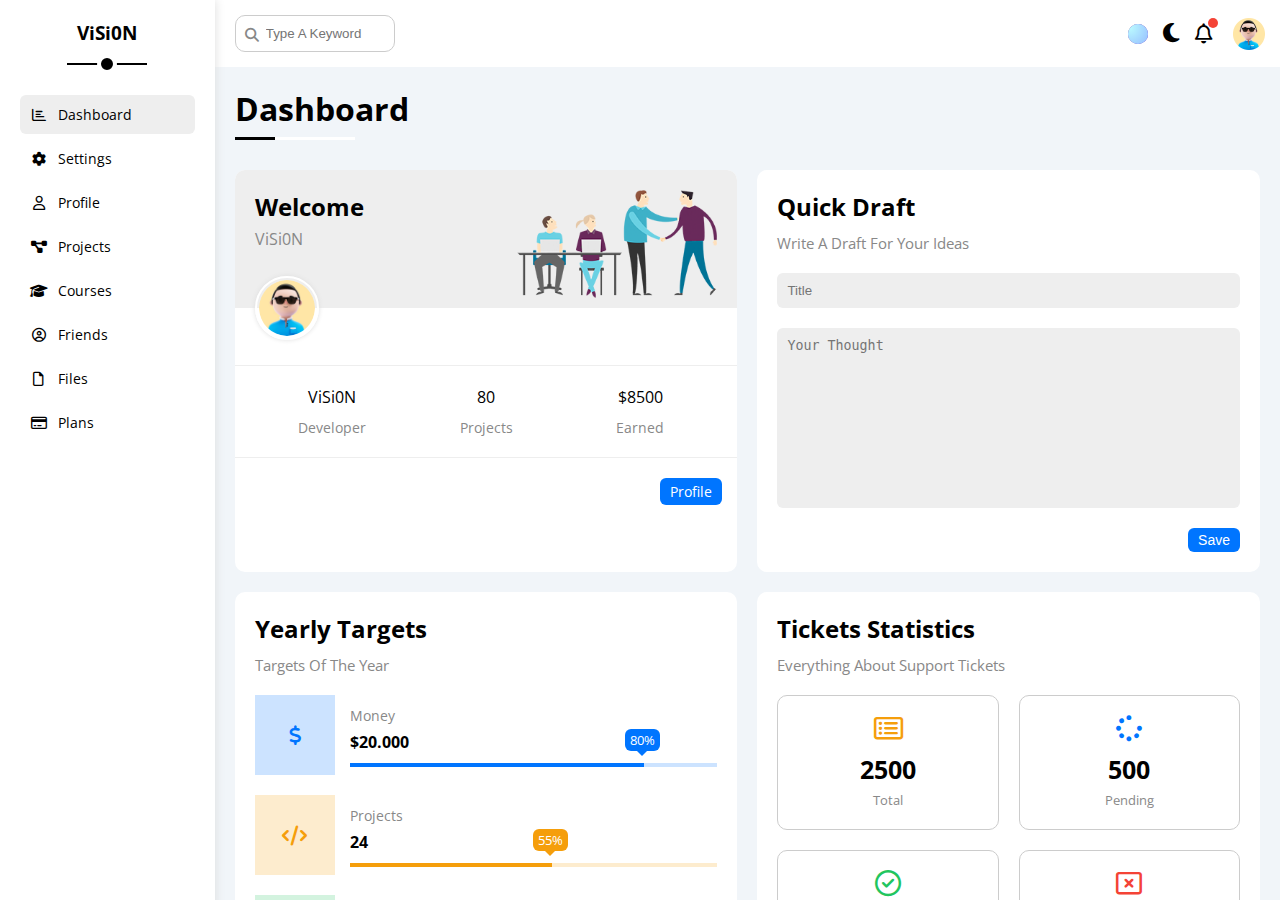
<file: index.html>
<!DOCTYPE html>
<html lang="en">
  <head>
    <meta charset="UTF-8" />
    <meta http-equiv="X-UA-Compatible" content="IE=edge" />
    <meta name="viewport" content="width=device-width, initial-scale=1.0" />
    <!-- Description Meta -->
    <meta
      name="description"
      content="Fourth template created by Pola Bahaa (ViSi0N)"
    />
    <title>Dashboard | Template Four</title>
    <link rel="stylesheet" href="css/all.min.css" />
    <link rel="stylesheet" href="css/framework.css" />
    <link rel="stylesheet" href="css/master.css" />
    <link rel="preconnect" href="https://fonts.googleapis.com" />
    <link rel="preconnect" href="https://fonts.gstatic.com" crossorigin />
    <link
      href="https://fonts.googleapis.com/css2?family=Open+Sans:wght@300;500&display=swap"
      rel="stylesheet"
    />
  </head>
  <body>
    <!-- Inputs For Color Themes Buttons -->
    <input id="theme-1" type="radio" name="only-one" />
    <input id="theme-2" type="radio" name="only-one" />
    <input id="theme-3" type="radio" name="only-one" />
    <input id="theme-4" type="radio" name="only-one" />
    <input id="theme-5" type="radio" name="only-one" />
    <input id="color-mode" type="checkbox" name="color-mode" />
    <!-- Start Color Theme Wrapper -->
    <div class="theme-wrapper">
      <!-- Start Scroll Bar Wrapper -->
      <div class="scroll-bar">
        <div class="page d-flex">
          <div class="sidebar bg-white p-20 p-relative">
            <h3 class="p-relative txt-c mt-0">ViSi0N</h3>
            <ul>
              <li>
                <a
                  class="active d-flex align-center fs-14 c-black rad-6 p-10"
                  href="index.html"
                >
                  <i class="fa-regular fa-chart-bar fa-fw"></i>
                  <span class="fs-14 hide-mobile">Dashboard</span>
                </a>
              </li>
              <li>
                <a
                  class="d-flex align-center fs-14 c-black rad-6 p-10"
                  href="settings.html"
                >
                  <i class="fa-solid fa-gear fa-fw"></i>
                  <span class="fs-14 hide-mobile">Settings</span>
                </a>
              </li>
              <li>
                <a
                  class="d-flex align-center fs-14 c-black rad-6 p-10"
                  href="profile.html"
                >
                  <i class="fa-regular fa-user fa-fw"></i>
                  <span class="fs-14 hide-mobile">Profile</span>
                </a>
              </li>
              <li>
                <a
                  class="d-flex align-center fs-14 c-black rad-6 p-10"
                  href="projects.html"
                >
                  <i class="fa-solid fa-diagram-project fa-fw"></i>
                  <span class="fs-14 hide-mobile">Projects</span>
                </a>
              </li>
              <li>
                <a
                  class="d-flex align-center fs-14 c-black rad-6 p-10"
                  href="courses.html"
                >
                  <i class="fa-solid fa-graduation-cap fa-fw"></i>
                  <span class="fs-14 hide-mobile">Courses</span>
                </a>
              </li>
              <li>
                <a
                  class="d-flex align-center fs-14 c-black rad-6 p-10"
                  href="friends.html"
                >
                  <i class="fa-regular fa-circle-user fa-fw"></i>
                  <span class="fs-14 hide-mobile">Friends</span>
                </a>
              </li>
              <li>
                <a
                  class="d-flex align-center fs-14 c-black rad-6 p-10"
                  href="files.html"
                >
                  <i class="fa-regular fa-file fa-fw"></i>
                  <span class="fs-14 hide-mobile">Files</span>
                </a>
              </li>
              <li>
                <a
                  class="d-flex align-center fs-14 c-black rad-6 p-10"
                  href="plans.html"
                >
                  <i class="fa-regular fa-credit-card fa-fw"></i>
                  <span class="fs-14 hide-mobile">Plans</span>
                </a>
              </li>
            </ul>
          </div>
          <div class="content w-full flow-hidden">
            <!-- Start Head -->
            <div class="head bg-white p-15 between-flex">
              <div class="search p-relative">
                <input
                  class="p-10 rad-10 border-ccc"
                  type="search"
                  placeholder="Type A Keyword"
                />
              </div>
              <div class="icons d-flex align-center">
                <div class="theme-menu">
                  <!-- Labels For Color Themes Buttons -->
                  <label class="theme theme-1" for="theme-1"></label>
                  <label class="theme theme-2" for="theme-2"></label>
                  <label class="theme theme-3" for="theme-3"></label>
                  <label class="theme theme-4" for="theme-4"></label>
                  <label class="theme theme-5" for="theme-5"></label>
                </div>
                <label class="color-mode" for="color-mode"></label>
                <span class="notification p-relative">
                  <i class="fa-regular fa-bell fa-lg"></i>
                </span>
                <img src="imgs/avatar.png" alt="" />
              </div>
            </div>
            <!-- End Head -->
            <h1 class="p-relative">Dashboard</h1>
            <div class="wrapper d-grid gap-20">
              <!-- Start Welcome Widget -->
              <div
                class="welcome bg-white rad-10 flow-hidden txt-c-mobile block-mobile"
              >
                <div class="intro p-20 d-flex space-between bg-eee">
                  <div>
                    <h2 class="m-0">Welcome</h2>
                    <p class="c-grey mt-5">ViSi0N</p>
                  </div>
                  <img class="hide-mobile" src="imgs/welcome.png" alt="" />
                </div>
                <img src="imgs/avatar.png" alt="" class="avatar" />
                <div class="body txt-c d-flex p-20 mt-20 mb-20 block-mobile">
                  <div>
                    ViSi0N
                    <span class="d-block c-grey fs-14 mt-10">Developer</span>
                  </div>
                  <div>
                    80 <span class="d-block c-grey fs-14 mt-10">Projects</span>
                  </div>
                  <div>
                    $8500 <span class="d-block c-grey fs-14 mt-10">Earned</span>
                  </div>
                </div>
                <a
                  href="profile.html"
                  class="visit d-block fs-14 bg-blue c-white w-fit btn-shape"
                  >Profile</a
                >
              </div>
              <!-- End Welcome Widget -->
              <!-- Start Quick Draft Widget -->
              <div class="quick-draft p-20 bg-white rad-10">
                <h2 class="mt-0 mb-10">Quick Draft</h2>
                <p class="mt-0 mb-20 c-grey fs-15">
                  Write A Draft For Your Ideas
                </p>
                <form>
                  <input
                    class="d-block mb-20 w-full p-10 b-none bg-eee rad-6"
                    type="text"
                    placeholder="Title"
                  />
                  <textarea
                    class="d-block mb-20 w-full p-10 b-none bg-eee rad-6"
                    placeholder="Your Thought"
                  ></textarea>
                  <input
                    class="save d-block fs-14 bg-blue c-white b-none w-fit btn-shape"
                    type="submit"
                    value="Save"
                  />
                </form>
              </div>
              <!-- End Quick Draft Widget -->
              <!-- Start Targets Widget -->
              <div class="targets p-20 bg-white rad-10">
                <h2 class="mt-0 mb-10">Yearly Targets</h2>
                <p class="mt-0 mb-20 c-grey fs-15">Targets Of The Year</p>
                <div class="target-row mb-20 blue center-flex">
                  <div class="icon center-flex">
                    <i class="fa-solid fa-dollar-sign fa-lg c-blue"></i>
                  </div>
                  <div class="details">
                    <span class="fs-14 c-grey">Money</span>
                    <span class="d-block mt-5 mb-10 fw-bold">$20.000</span>
                    <div class="progress p-relative">
                      <span class="bg-blue blue" style="width: 80%">
                        <span class="bg-blue">80%</span>
                      </span>
                    </div>
                  </div>
                </div>
                <div class="target-row mb-20 center-flex orange">
                  <div class="icon center-flex">
                    <i class="fa-solid fa-code fa-lg c-orange"></i>
                  </div>
                  <div class="details">
                    <span class="fs-14 c-grey">Projects</span>
                    <span class="d-block mt-5 mb-10 fw-bold">24</span>
                    <div class="progress p-relative">
                      <span class="bg-orange orange" style="width: 55%">
                        <span class="bg-orange">55%</span>
                      </span>
                    </div>
                  </div>
                </div>
                <div class="target-row mb-20 center-flex green">
                  <div class="icon center-flex">
                    <i class="fa-solid fa-user fa-lg c-green"></i>
                  </div>
                  <div class="details">
                    <span class="fs-14 c-grey">Team</span>
                    <span class="d-block mt-5 mb-10 fw-bold">12</span>
                    <div class="progress p-relative">
                      <span class="bg-green green" style="width: 75%">
                        <span class="bg-green">75%</span>
                      </span>
                    </div>
                  </div>
                </div>
              </div>
              <!-- End Targets Widget -->
              <!-- Start Ticket Widget -->
              <div class="tickets p-20 bg-white rad-10">
                <h2 class="mt-0 mb-10">Tickets Statistics</h2>
                <p class="mt-0 mb-20 c-grey fs-15">
                  Everything About Support Tickets
                </p>
                <div class="d-flex txt-c gap-20 f-wrap">
                  <div class="box p-20 rad-10 fs-13 c-grey border-ccc">
                    <i
                      class="fa-regular fa-rectangle-list fa-2x mb-10 c-orange"
                    ></i>
                    <span class="d-block c-black fw-bold fs-25 mb-5">2500</span>
                    Total
                  </div>
                  <div class="box p-20 rad-10 fs-13 c-grey border-ccc">
                    <i class="fa-solid fa-spinner fa-2x mb-10 c-blue"></i>
                    <span class="d-block c-black fw-bold fs-25 mb-5">500</span>
                    Pending
                  </div>
                  <div class="box p-20 rad-10 fs-13 c-grey border-ccc">
                    <i
                      class="fa-regular fa-circle-check fa-2x mb-10 c-green"
                    ></i>
                    <span class="d-block c-black fw-bold fs-25 mb-5">1900</span>
                    Closed
                  </div>
                  <div class="box p-20 rad-10 fs-13 c-grey border-ccc">
                    <i
                      class="fa-regular fa-rectangle-xmark fa-2x mb-10 c-red"
                    ></i>
                    <span class="d-block c-black fw-bold fs-25 mb-5">100</span>
                    Deleted
                  </div>
                </div>
              </div>
              <!-- End Ticket Widget -->
              <!-- Start Latest News Widget -->
              <div class="latest-news p-20 bg-white rad-10 txt-c-mobile">
                <h2 class="mt-0 mb-20">Latest News</h2>
                <div class="news-row d-flex align-center block-mobile">
                  <img src="imgs/news-01.jpg" alt="" />
                  <div class="info">
                    <h3>Created SASS Section</h3>
                    <p class="m-0 fs-14 c-grey">
                      New SASS Examples & Tutorials
                    </p>
                  </div>
                  <div class="btn-shape bg-eee fs-13 label">3 Days Ago</div>
                </div>
                <div class="news-row d-flex align-center block-mobile">
                  <img src="imgs/news-02.jpg" alt="" />
                  <div class="info">
                    <h3>Changed The Design</h3>
                    <p class="m-0 fs-14 c-grey">A Brand New Website Design</p>
                  </div>
                  <div class="btn-shape bg-eee fs-13 label">5 Days Ago</div>
                </div>
                <div class="news-row d-flex align-center block-mobile">
                  <img src="imgs/news-03.jpg" alt="" />
                  <div class="info">
                    <h3>Team Increased</h3>
                    <p class="m-0 fs-14 c-grey">3 Developers Joined The Team</p>
                  </div>
                  <div class="btn-shape bg-eee fs-13 label">7 Days Ago</div>
                </div>
                <div class="news-row d-flex align-center block-mobile">
                  <img src="imgs/news-04.jpg" alt="" />
                  <div class="info">
                    <h3>Added Payment Gateway</h3>
                    <p class="m-0 fs-14 c-grey">
                      Many New Payment Gateways Added
                    </p>
                  </div>
                  <div class="btn-shape bg-eee fs-13 label">9 Days Ago</div>
                </div>
              </div>
              <!-- End Latest News Widget -->
              <!-- Start Tasks Widget -->
              <div class="tasks p-20 bg-white rad-10">
                <h2 class="mt-0 mb-20">Latest Tasks</h2>
                <div class="task-row between-flex">
                  <div class="info">
                    <h3 class="mt-0 mb-5 fs-15">Record One New Video</h3>
                    <p class="m-0 c-grey">Record Python Create Exe Project</p>
                  </div>
                  <i class="fa-regular fa-trash-can delete"></i>
                </div>
                <div class="task-row between-flex">
                  <div class="info">
                    <h3 class="mt-0 mb-5 fs-15">Write Article</h3>
                    <p class="m-0 c-grey">
                      Write Low Level vs High Level Languages
                    </p>
                  </div>
                  <i class="fa-regular fa-trash-can delete"></i>
                </div>
                <div class="task-row between-flex">
                  <div class="info">
                    <h3 class="mt-0 mb-5 fs-15">Finish Project</h3>
                    <p class="m-0 c-grey">
                      Publish Academy Programming Project
                    </p>
                  </div>
                  <i class="fa-regular fa-trash-can delete"></i>
                </div>
                <div class="task-row between-flex done">
                  <div class="info">
                    <h3 class="mt-0 mb-5 fs-15">Attend The Meeting</h3>
                    <p class="m-0 c-grey">
                      Attend The Project Business Analysis Meeting
                    </p>
                  </div>
                  <i class="fa-regular fa-trash-can delete"></i>
                </div>
                <div class="task-row between-flex">
                  <div class="info">
                    <h3 class="mt-0 mb-5 fs-15">Finish Lesson</h3>
                    <p class="m-0 c-grey">Finish Teaching Flex Box</p>
                  </div>
                  <i class="fa-regular fa-trash-can delete"></i>
                </div>
              </div>
              <!-- End Tasks Widget -->
              <!-- Start Top Search Word Widget -->
              <div class="search-items p-20 bg-white rad-10">
                <h2 class="mt-0 mb-20">Top Search Items</h2>
                <div class="items-head d-flex space-between c-grey mb-10">
                  <div>Keyword</div>
                  <div>Search Count</div>
                </div>
                <div class="items d-flex space-between pt-15 pb-15">
                  <span>Programming</span>
                  <span class="bg-eee fs-13 btn-shape">220</span>
                </div>
                <div class="items d-flex space-between pt-15 pb-15">
                  <span>JavaScript</span>
                  <span class="bg-eee btn-shape fs-13">180</span>
                </div>
                <div class="items d-flex space-between pt-15 pb-15">
                  <span>PHP</span>
                  <span class="bg-eee btn-shape fs-13">160</span>
                </div>
                <div class="items d-flex space-between pt-15 pb-15">
                  <span>Code</span>
                  <span class="bg-eee btn-shape fs-13">145</span>
                </div>
                <div class="items d-flex space-between pt-15 pb-15">
                  <span>Design</span>
                  <span class="bg-eee btn-shape fs-13">110</span>
                </div>
                <div class="items d-flex space-between pt-15 pb-15">
                  <span>Logic</span>
                  <span class="bg-eee btn-shape fs-13">95</span>
                </div>
              </div>
              <!-- End Top Search Word Widget -->
              <!-- Start Latest Uploads Widget -->
              <div class="latest-uploads p-20 bg-white rad-10">
                <h2 class="mt-0 mb-20">Latest Uploads</h2>
                <ul class="m-0">
                  <li class="between-flex pb-10 mb-10">
                    <div class="d-flex align-center">
                      <img class="mr-10" src="imgs/pdf.svg" alt="" />
                      <div>
                        <span class="d-block">my-file.pdf</span>
                        <span class="fs-15 c-grey">ViSi0N</span>
                      </div>
                    </div>
                    <div class="bg-eee btn-shape fs-13">2.9mb</div>
                  </li>
                  <li class="between-flex pb-10 mb-10">
                    <div class="d-flex align-center">
                      <img class="mr-10" src="imgs/avi.svg" alt="" />
                      <div>
                        <span class="d-block">My-Video-File.avi</span>
                        <span class="fs-15 c-grey">Admin</span>
                      </div>
                    </div>
                    <div class="bg-eee btn-shape fs-13">4.9mb</div>
                  </li>
                  <li class="between-flex pb-10 mb-10">
                    <div class="d-flex align-center">
                      <img class="mr-10" src="imgs/psd.svg" alt="" />
                      <div>
                        <span class="d-block">My-Psd-File.pdf</span>
                        <span class="fs-15 c-grey">PoLa</span>
                      </div>
                    </div>
                    <div class="bg-eee btn-shape fs-13">4.5mb</div>
                  </li>
                  <li class="between-flex pb-10 mb-10">
                    <div class="d-flex align-center">
                      <img class="mr-10" src="imgs/zip.svg" alt="" />
                      <div>
                        <span class="d-block">My-Zip-File.pdf</span>
                        <span class="fs-15 c-grey">User</span>
                      </div>
                    </div>
                    <div class="bg-eee btn-shape fs-13">8.9mb</div>
                  </li>
                  <li class="between-flex pb-10 mb-10">
                    <div class="d-flex align-center">
                      <img class="mr-10" src="imgs/dll.svg" alt="" />
                      <div>
                        <span class="d-block">My-DLL-File.pdf</span>
                        <span class="fs-15 c-grey">Admin</span>
                      </div>
                    </div>
                    <div class="bg-eee btn-shape fs-13">4.9mb</div>
                  </li>
                  <li class="between-flex">
                    <div class="d-flex align-center">
                      <img class="mr-10" src="imgs/eps.svg" alt="" />
                      <div>
                        <span class="d-block">My-Eps-File.pdf</span>
                        <span class="fs-15 c-grey">Designer</span>
                      </div>
                    </div>
                    <div class="bg-eee btn-shape fs-13">8.9mb</div>
                  </li>
                </ul>
              </div>
              <!-- End Latest Uploads Widget -->
              <!-- Start Last Project Progress Widget -->
              <div class="last-project p-20 bg-white rad-10 p-relative">
                <h2 class="mt-0 mb-20">Last Project Progress</h2>
                <ul class="m-0 p-relative">
                  <li class="d-flex align-center done">Got The Project</li>
                  <li class="d-flex align-center done">Planned The Project</li>
                  <li class="d-flex align-center done">Started The Project</li>
                  <li class="d-flex align-center done">
                    The Project About To Finish
                  </li>
                  <li class="d-flex align-center current">Test The Project</li>
                  <li class="d-flex align-center">
                    Finish The Project & Get Money
                  </li>
                </ul>
                <img
                  class="launch-icon hide-mobile"
                  src="imgs/project.png"
                  alt=""
                />
              </div>
              <!-- End Last Project Progress Widget -->
              <!-- Start Reminders Widget -->
              <div class="reminders p-20 bg-white rad-10 p-relative">
                <h2 class="mt-0 mb-25">Reminders</h2>
                <ul class="m-0">
                  <li class="d-flex align-center mt-15">
                    <span class="key bg-blue mr-15 d-block rad-half"></span>
                    <div class="pl-15 blue">
                      <p class="fs-14 fw-bold mt-0 mb-5">Check My Tasks List</p>
                      <span class="fs-13 c-grey">28/09/2024 - 12:00am</span>
                    </div>
                  </li>
                  <li class="d-flex align-center mt-15">
                    <span class="key bg-green mr-15 d-block rad-half"></span>
                    <div class="pl-15 green">
                      <p class="fs-14 fw-bold mt-0 mb-5">Check My Projects</p>
                      <span class="fs-13 c-grey">26/10/2024 - 12:00am</span>
                    </div>
                  </li>
                  <li class="d-flex align-center mt-15">
                    <span class="key bg-orange mr-15 d-block rad-half"></span>
                    <div class="pl-15 orange">
                      <p class="fs-14 fw-bold mt-0 mb-5">Call All My Clients</p>
                      <span class="fs-13 c-grey">05/11/2024 - 12:00am</span>
                    </div>
                  </li>
                  <li class="d-flex align-center mt-15">
                    <span class="key bg-red mr-15 d-block rad-half"></span>
                    <div class="pl-15 red">
                      <p class="fs-14 fw-bold mt-0 mb-5">
                        Finish The Development Workshop
                      </p>
                      <span class="fs-13 c-grey">20/12/2024 - 12:00am</span>
                    </div>
                  </li>
                </ul>
              </div>
              <!-- End Reminders Widget -->
              <!-- Start Latest Post Widget -->
              <div class="latest-post p-20 bg-white rad-10 p-relative">
                <h2 class="mt-0 mb-25">Latest Post</h2>
                <div class="top d-flex align-center">
                  <img class="avatar mr-15" src="imgs/avatar.png" alt="" />
                  <div class="info">
                    <span class="d-block mb-5 fw-bold">ViSi0N</span>
                    <span class="c-grey">About 3 Hours Ago</span>
                  </div>
                </div>
                <div class="post-content txt-c-mobile pt-20 pb-20 mt-20 mb-20">
                  You can fool all of the people some of the time, and some of
                  the people all of the time, but you can't fool all of the
                  people all of the time.
                </div>
                <div class="post-stats between-flex c-grey">
                  <div>
                    <i class="fa-regular fa-heart"></i>
                    <span>1.8K</span>
                  </div>
                  <div>
                    <i class="fa-regular fa-comments"></i>
                    <span>500</span>
                  </div>
                </div>
              </div>
              <!-- End Latest Post Widget -->
              <!-- Start Social Media Stats Widget -->
              <div class="social-media p-20 bg-white rad-10 p-relative">
                <h2 class="mt-0 mb-25">Social Media Stats</h2>
                <div class="box twitter p-15 p-relative mb-10 between-flex">
                  <i
                    class="fa-brands fa-twitter fa-2x c-white h-full center-flex"
                  ></i>
                  <span>90K Followers</span>
                  <a class="fs-13 c-white btn-shape" href="#">Follow</a>
                </div>
                <div class="box facebook p-15 p-relative mb-10 between-flex">
                  <i
                    class="fa-brands fa-facebook-f fa-2x c-white h-full center-flex"
                  ></i>
                  <span>2M Like</span>
                  <a class="fs-13 c-white btn-shape" href="#">Like</a>
                </div>
                <div class="box youtube p-15 p-relative mb-10 between-flex">
                  <i
                    class="fa-brands fa-youtube fa-2x c-white h-full center-flex"
                  ></i>
                  <span>1M Subs</span>
                  <a class="fs-13 c-white btn-shape" href="#">Subscribe</a>
                </div>
                <div class="box linkedin p-15 p-relative mb-10 between-flex">
                  <i
                    class="fa-brands fa-linkedin fa-2x c-white h-full center-flex"
                  ></i>
                  <span>70K Followers</span>
                  <a class="fs-13 c-white btn-shape" href="#">Follow</a>
                </div>
              </div>
              <!-- End Social Media Stats Widget -->
            </div>
            <!-- Start Projects Table -->
            <div class="projects p-20 bg-white rad-10 m-20">
              <h2 class="mt-0 mb-20">Projects</h2>
              <div class="responsive-table">
                <table class="fs-15 w-full">
                  <thead>
                    <tr>
                      <td>Name</td>
                      <td>Finish Date</td>
                      <td>Client</td>
                      <td>Price</td>
                      <td>Team</td>
                      <td>Status</td>
                    </tr>
                  </thead>
                  <tbody>
                    <tr>
                      <td>Ministry Wikipedia</td>
                      <td>10 May 2024</td>
                      <td>Ministry</td>
                      <td>$5300</td>
                      <td>
                        <img src="imgs/team-01.png" alt="" />
                        <img src="imgs/team-02.png" alt="" />
                        <img src="imgs/team-03.png" alt="" />
                        <img src="imgs/team-05.png" alt="" />
                      </td>
                      <td>
                        <span class="label btn-shape bg-orange c-white"
                          >Pending</span
                        >
                      </td>
                    </tr>
                    <tr>
                      <td>ViSi0N Shop</td>
                      <td>12 Oct 2024</td>
                      <td>ViSi0N Company</td>
                      <td>$1500</td>
                      <td>
                        <img src="imgs/team-01.png" alt="" />
                        <img src="imgs/team-02.png" alt="" />
                        <img src="imgs/team-05.png" alt="" />
                      </td>
                      <td>
                        <span class="label btn-shape bg-blue c-white"
                          >In Progress</span
                        >
                      </td>
                    </tr>
                    <tr>
                      <td>Bouba App</td>
                      <td>05 Sep 2024</td>
                      <td>Bouba</td>
                      <td>$800</td>
                      <td>
                        <img src="imgs/team-02.png" alt="" />
                        <img src="imgs/team-03.png" alt="" />
                      </td>
                      <td>
                        <span class="label btn-shape bg-green c-white"
                          >Completed</span
                        >
                      </td>
                    </tr>
                    <tr>
                      <td>Mahmoud Website</td>
                      <td>22 May 2024</td>
                      <td>Mahmoud</td>
                      <td>$600</td>
                      <td>
                        <img src="imgs/team-01.png" alt="" />
                        <img src="imgs/team-02.png" alt="" />
                      </td>
                      <td>
                        <span class="label btn-shape bg-green c-white"
                          >Completed</span
                        >
                      </td>
                    </tr>
                    <tr>
                      <td>Sayed Website</td>
                      <td>24 May 2024</td>
                      <td>Sayed</td>
                      <td>$300</td>
                      <td>
                        <img src="imgs/team-01.png" alt="" />
                        <img src="imgs/team-03.png" alt="" />
                      </td>
                      <td>
                        <span class="label btn-shape bg-red c-white"
                          >Rejected</span
                        >
                      </td>
                    </tr>
                    <tr>
                      <td>Arena Application</td>
                      <td>01 Mar 2024</td>
                      <td>Arena Company</td>
                      <td>$2600</td>
                      <td>
                        <img src="imgs/team-01.png" alt="" />
                        <img src="imgs/team-02.png" alt="" />
                        <img src="imgs/team-03.png" alt="" />
                        <img src="imgs/team-04.png" alt="" />
                      </td>
                      <td>
                        <span class="label btn-shape bg-green c-white"
                          >Completed</span
                        >
                      </td>
                    </tr>
                  </tbody>
                </table>
              </div>
            </div>
            <!-- End Projects Table -->
          </div>
        </div>
      </div>
      <!-- End Scroll Bar Wrapper -->
    </div>
    <!-- End Color Theme Wrapper -->
  </body>
</html>
</file>
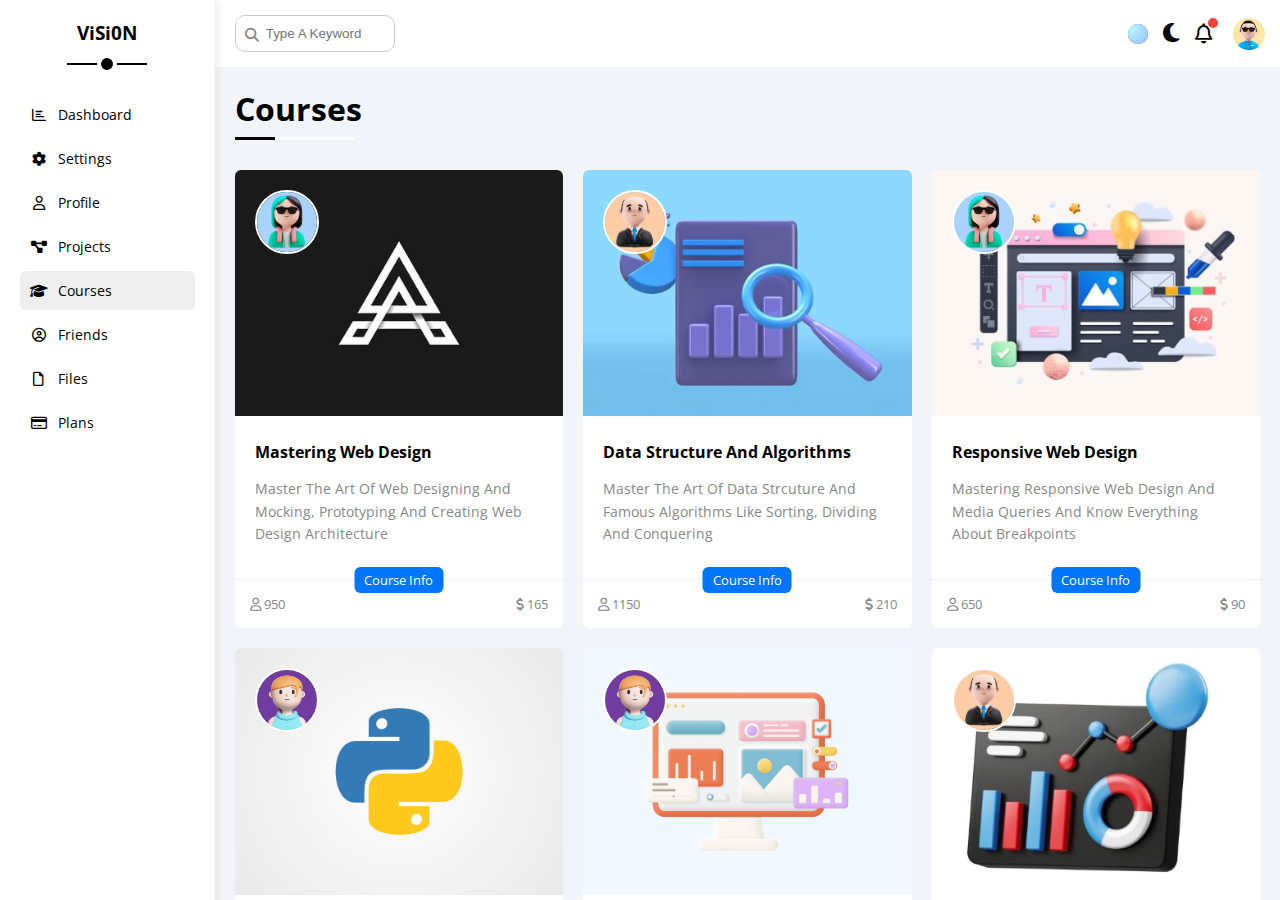
<file: courses.html>
<!DOCTYPE html>
<html lang="en">
  <head>
    <meta charset="UTF-8" />
    <meta http-equiv="X-UA-Compatible" content="IE=edge" />
    <meta name="viewport" content="width=device-width, initial-scale=1.0" />
    <!-- Description Meta -->
    <meta
      name="description"
      content="Fourth template created by Pola Bahaa (ViSi0N)"
    />
    <title>Courses</title>
    <link rel="stylesheet" href="css/all.min.css" />
    <link rel="stylesheet" href="css/framework.css" />
    <link rel="stylesheet" href="css/master.css" />
    <link rel="preconnect" href="https://fonts.googleapis.com" />
    <link rel="preconnect" href="https://fonts.gstatic.com" crossorigin />
    <link
      href="https://fonts.googleapis.com/css2?family=Open+Sans:wght@300;500&display=swap"
      rel="stylesheet"
    />
  </head>
  <body>
    <!-- Inputs For Color Themes Buttons -->
    <input id="theme-1" type="radio" name="only-one" />
    <input id="theme-2" type="radio" name="only-one" />
    <input id="theme-3" type="radio" name="only-one" />
    <input id="theme-4" type="radio" name="only-one" />
    <input id="theme-5" type="radio" name="only-one" />
    <input id="color-mode" type="checkbox" name="color-mode" />
    <!-- Start Color Theme Wrapper -->
    <div class="theme-wrapper">
      <!-- Start Scroll Bar Wrapper -->
      <div class="scroll-bar">
        <div class="page d-flex">
          <div class="sidebar bg-white p-20 p-relative">
            <h3 class="p-relative txt-c mt-0">ViSi0N</h3>
            <ul>
              <li>
                <a
                  class="d-flex align-center fs-14 c-black rad-6 p-10"
                  href="index.html"
                >
                  <i class="fa-regular fa-chart-bar fa-fw"></i>
                  <span class="fs-14 hide-mobile">Dashboard</span>
                </a>
              </li>
              <li>
                <a
                  class="d-flex align-center fs-14 c-black rad-6 p-10"
                  href="settings.html"
                >
                  <i class="fa-solid fa-gear fa-fw"></i>
                  <span class="fs-14 hide-mobile">Settings</span>
                </a>
              </li>
              <li>
                <a
                  class="d-flex align-center fs-14 c-black rad-6 p-10"
                  href="profile.html"
                >
                  <i class="fa-regular fa-user fa-fw"></i>
                  <span class="fs-14 hide-mobile">Profile</span>
                </a>
              </li>
              <li>
                <a
                  class="d-flex align-center fs-14 c-black rad-6 p-10"
                  href="projects.html"
                >
                  <i class="fa-solid fa-diagram-project fa-fw"></i>
                  <span class="fs-14 hide-mobile">Projects</span>
                </a>
              </li>
              <li>
                <a
                  class="active d-flex align-center fs-14 c-black rad-6 p-10"
                  href="courses.html"
                >
                  <i class="fa-solid fa-graduation-cap fa-fw"></i>
                  <span class="fs-14 hide-mobile">Courses</span>
                </a>
              </li>
              <li>
                <a
                  class="d-flex align-center fs-14 c-black rad-6 p-10"
                  href="friends.html"
                >
                  <i class="fa-regular fa-circle-user fa-fw"></i>
                  <span class="fs-14 hide-mobile">Friends</span>
                </a>
              </li>
              <li>
                <a
                  class="d-flex align-center fs-14 c-black rad-6 p-10"
                  href="files.html"
                >
                  <i class="fa-regular fa-file fa-fw"></i>
                  <span class="fs-14 hide-mobile">Files</span>
                </a>
              </li>
              <li>
                <a
                  class="d-flex align-center fs-14 c-black rad-6 p-10"
                  href="plans.html"
                >
                  <i class="fa-regular fa-credit-card fa-fw"></i>
                  <span class="fs-14 hide-mobile">Plans</span>
                </a>
              </li>
            </ul>
          </div>
          <div class="content w-full flow-hidden">
            <!-- Start Head -->
            <div class="head bg-white p-15 between-flex">
              <div class="search p-relative">
                <input
                  class="p-10 rad-10 border-ccc"
                  type="search"
                  placeholder="Type A Keyword"
                />
              </div>
              <div class="icons d-flex align-center">
                <div class="theme-menu">
                  <!-- Labels For Color Themes Buttons -->
                  <label class="theme theme-1" for="theme-1"></label>
                  <label class="theme theme-2" for="theme-2"></label>
                  <label class="theme theme-3" for="theme-3"></label>
                  <label class="theme theme-4" for="theme-4"></label>
                  <label class="theme theme-5" for="theme-5"></label>
                </div>
                <label class="color-mode" for="color-mode"></label>
                <span class="notification p-relative">
                  <i class="fa-regular fa-bell fa-lg"></i>
                </span>
                <img src="imgs/avatar.png" alt="" />
              </div>
            </div>
            <!-- End Head -->
            <h1 class="p-relative">Courses</h1>
            <div class="courses-page d-grid m-20 gap-20">
              <div class="course bg-white rad-6 p-relative">
                <img class="cover" src="imgs/course-01.jpg" alt="" />
                <img class="instructor" src="imgs/team-01.png" alt="" />
                <div class="p-20">
                  <h4 class="m-0">Mastering Web Design</h4>
                  <p class="description c-grey mt-15 fs-14">
                    Master The Art Of Web Designing And Mocking, Prototyping And
                    Creating Web Design Architecture
                  </p>
                </div>
                <div class="info p-15 p-relative between-flex">
                  <span class="title bg-blue c-white btn-shape"
                    >Course Info</span
                  >
                  <span class="c-grey">
                    <i class="fa-regular fa-user"></i>
                    950
                  </span>
                  <span class="c-grey">
                    <i class="fa-solid fa-dollar-sign"></i>
                    165
                  </span>
                </div>
              </div>
              <div class="course bg-white rad-6 p-relative">
                <img class="cover" src="imgs/course-02.jpg" alt="" />
                <img class="instructor" src="imgs/team-02.png" alt="" />
                <div class="p-20">
                  <h4 class="m-0">Data Structure And Algorithms</h4>
                  <p class="description c-grey mt-15 fs-14">
                    Master The Art Of Data Strcuture And Famous Algorithms Like
                    Sorting, Dividing And Conquering
                  </p>
                </div>
                <div class="info p-15 p-relative between-flex">
                  <span class="title bg-blue c-white btn-shape"
                    >Course Info</span
                  >
                  <span class="c-grey">
                    <i class="fa-regular fa-user"></i> 1150</span
                  >
                  <span class="c-grey"
                    ><i class="fa-solid fa-dollar-sign"></i> 210</span
                  >
                </div>
              </div>
              <div class="course bg-white rad-6 p-relative">
                <img class="cover" src="imgs/course-03.jpg" alt="" />
                <img class="instructor" src="imgs/team-01.png" alt="" />
                <div class="p-20">
                  <h4 class="m-0">Responsive Web Design</h4>
                  <p class="description c-grey mt-15 fs-14">
                    Mastering Responsive Web Design And Media Queries And Know
                    Everything About Breakpoints
                  </p>
                </div>
                <div class="info p-15 p-relative between-flex">
                  <span class="title bg-blue c-white btn-shape"
                    >Course Info</span
                  >
                  <span class="c-grey">
                    <i class="fa-regular fa-user"></i> 650</span
                  >
                  <span class="c-grey"
                    ><i class="fa-solid fa-dollar-sign"></i> 90</span
                  >
                </div>
              </div>
              <div class="course bg-white rad-6 p-relative">
                <img class="cover" src="imgs/course-04.jpg" alt="" />
                <img class="instructor" src="imgs/team-03.png" alt="" />
                <div class="p-20">
                  <h4 class="m-0">Mastering Python</h4>
                  <p class="description c-grey mt-15 fs-14">
                    Mastering Python To Prepare For Data Science And AI And
                    Automating Things in Your Life
                  </p>
                </div>
                <div class="info p-15 p-relative between-flex">
                  <span class="title bg-blue c-white btn-shape"
                    >Course Info</span
                  >
                  <span class="c-grey">
                    <i class="fa-regular fa-user"></i> 950</span
                  >
                  <span class="c-grey"
                    ><i class="fa-solid fa-dollar-sign"></i> 250</span
                  >
                </div>
              </div>
              <div class="course bg-white rad-6 p-relative">
                <img class="cover" src="imgs/course-05.jpg" alt="" />
                <img class="instructor" src="imgs/team-03.png" alt="" />
                <div class="p-20">
                  <h4 class="m-0">PHP Examples</h4>
                  <p class="description c-grey mt-15 fs-14">
                    PHP Tutorials And Examples And Practice On Web Application
                    And Connecting With Databases
                  </p>
                </div>
                <div class="info p-15 p-relative between-flex">
                  <span class="title bg-blue c-white btn-shape"
                    >Course Info</span
                  >
                  <span class="c-grey">
                    <i class="fa-regular fa-user"></i> 850</span
                  >
                  <span class="c-grey"
                    ><i class="fa-solid fa-dollar-sign"></i> 150</span
                  >
                </div>
              </div>
              <div class="course bg-white rad-6 p-relative">
                <img class="cover" src="imgs/course-06.jpg" alt="" />
                <img class="instructor" src="imgs/team-02.png" alt="" />
                <div class="p-20">
                  <h4 class="m-0">Browser Compatibility</h4>
                  <p class="description c-grey mt-15 fs-14">
                    Learn how to ensure your web projects work seamless across
                    different browsers
                  </p>
                </div>
                <div class="info p-15 p-relative between-flex">
                  <span class="title bg-blue c-white btn-shape"
                    >Course Info</span
                  >
                  <span class="c-grey">
                    <i class="fa-regular fa-user"></i> 1150</span
                  >
                  <span class="c-grey"
                    ><i class="fa-solid fa-dollar-sign"></i> 210</span
                  >
                </div>
              </div>
              <div class="course bg-white rad-6 p-relative">
                <img class="cover" src="imgs/course-07.jpg" alt="" />
                <img class="instructor" src="imgs/team-01.png" alt="" />
                <div class="p-20">
                  <h4 class="m-0">Core of a Good Test</h4>
                  <p class="description c-grey mt-15 fs-14">
                    Learn how to write reliable and maintainable test cases
                    usually for your codebase
                  </p>
                </div>
                <div class="info p-15 p-relative between-flex">
                  <span class="title bg-blue c-white btn-shape"
                    >Course Info</span
                  >
                  <span class="c-grey">
                    <i class="fa-regular fa-user"></i> 650</span
                  >
                  <span class="c-grey"
                    ><i class="fa-solid fa-dollar-sign"></i> 90</span
                  >
                </div>
              </div>
              <div class="course bg-white rad-6 p-relative">
                <img class="cover" src="imgs/course-08.jpg" alt="" />
                <img class="instructor" src="imgs/team-01.png" alt="" />
                <div class="p-20">
                  <h4 class="m-0">Building Apps With Vite</h4>
                  <p class="description c-grey mt-15 fs-14">
                    A fast and efficient build tool. Explore its features and
                    create modern web apps with ease
                  </p>
                </div>
                <div class="info p-15 p-relative between-flex">
                  <span class="title bg-blue c-white btn-shape"
                    >Course Info</span
                  >
                  <span class="c-grey">
                    <i class="fa-regular fa-user"></i> 850</span
                  >
                  <span class="c-grey"
                    ><i class="fa-solid fa-dollar-sign"></i> 145</span
                  >
                </div>
              </div>
              <div class="course bg-white rad-6 p-relative">
                <img class="cover" src="imgs/course-09.jpg" alt="" />
                <img class="instructor" src="imgs/team-03.png" alt="" />
                <div class="p-20">
                  <h4 class="m-0">Bootstrap Framework</h4>
                  <p class="description c-grey mt-15 fs-14">
                    Enhance your web design and functionality with this popular
                    front-end jump
                  </p>
                </div>
                <div class="info p-15 p-relative between-flex">
                  <span class="title bg-blue c-white btn-shape"
                    >Course Info</span
                  >
                  <span class="c-grey">
                    <i class="fa-regular fa-user"></i> 850</span
                  >
                  <span class="c-grey"
                    ><i class="fa-solid fa-dollar-sign"></i> 150</span
                  >
                </div>
              </div>
              <div class="course bg-white rad-6 p-relative">
                <img class="cover" src="imgs/course-10.jpg" alt="" />
                <img class="instructor" src="imgs/team-03.png" alt="" />
                <div class="p-20">
                  <h4 class="m-0">Platform Accessibility</h4>
                  <p class="description c-grey mt-15 fs-14">
                    Ensuring accessibility is crucial for usable content by all
                    users, regardless of their devices
                  </p>
                </div>
                <div class="info p-15 p-relative between-flex">
                  <span class="title bg-blue c-white btn-shape"
                    >Course Info</span
                  >
                  <span class="c-grey">
                    <i class="fa-regular fa-user"></i> 950</span
                  >
                  <span class="c-grey"
                    ><i class="fa-solid fa-dollar-sign"></i> 250</span
                  >
                </div>
              </div>
            </div>
          </div>
        </div>
      </div>
      <!-- End Scroll Bar Wrapper -->
    </div>
    <!-- End Color Theme Wrapper -->
  </body>
</html>
</file>
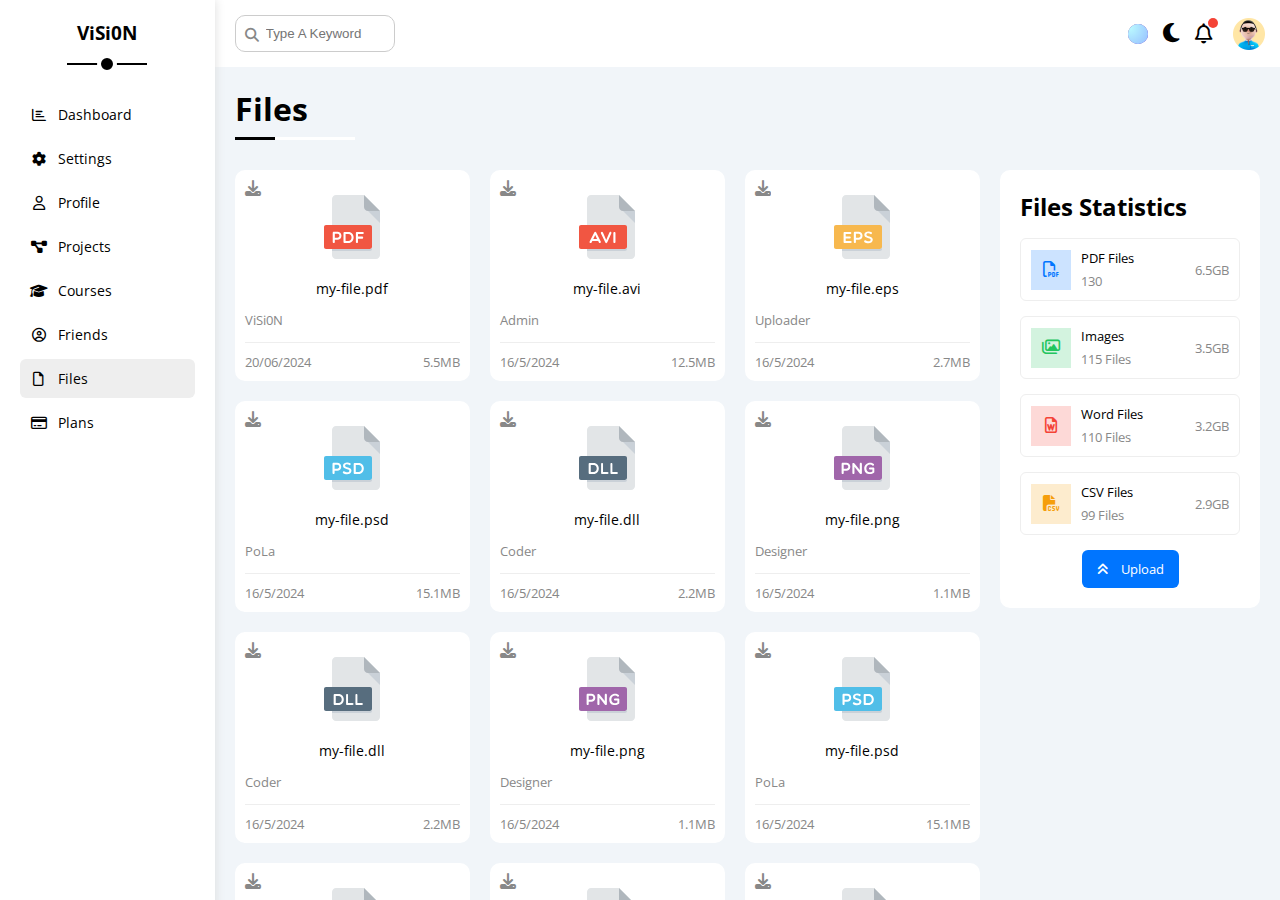
<file: files.html>
<!DOCTYPE html>
<html lang="en">
  <head>
    <meta charset="UTF-8" />
    <meta http-equiv="X-UA-Compatible" content="IE=edge" />
    <meta name="viewport" content="width=device-width, initial-scale=1.0" />
    <!-- Description Meta -->
    <meta
      name="description"
      content="Fourth template created by Pola Bahaa (ViSi0N)"
    />
    <title>Files</title>
    <link rel="stylesheet" href="css/all.min.css" />
    <link rel="stylesheet" href="css/framework.css" />
    <link rel="stylesheet" href="css/master.css" />
    <link rel="preconnect" href="https://fonts.googleapis.com" />
    <link rel="preconnect" href="https://fonts.gstatic.com" crossorigin />
    <link
      href="https://fonts.googleapis.com/css2?family=Open+Sans:wght@300;500&display=swap"
      rel="stylesheet"
    />
  </head>
  <body>
    <!-- Inputs For Color Themes Buttons -->
    <input id="theme-1" type="radio" name="only-one" />
    <input id="theme-2" type="radio" name="only-one" />
    <input id="theme-3" type="radio" name="only-one" />
    <input id="theme-4" type="radio" name="only-one" />
    <input id="theme-5" type="radio" name="only-one" />
    <input id="color-mode" type="checkbox" name="color-mode" />
    <!-- Start Color Theme Wrapper -->
    <div class="theme-wrapper">
      <!-- Start Scroll Bar Wrapper -->
      <div class="scroll-bar">
        <div class="page d-flex">
          <div class="sidebar bg-white p-20 p-relative">
            <h3 class="p-relative txt-c mt-0">ViSi0N</h3>
            <ul>
              <li>
                <a
                  class="d-flex align-center fs-14 c-black rad-6 p-10"
                  href="index.html"
                >
                  <i class="fa-regular fa-chart-bar fa-fw"></i>
                  <span class="fs-14 hide-mobile">Dashboard</span>
                </a>
              </li>
              <li>
                <a
                  class="d-flex align-center fs-14 c-black rad-6 p-10"
                  href="settings.html"
                >
                  <i class="fa-solid fa-gear fa-fw"></i>
                  <span class="fs-14 hide-mobile">Settings</span>
                </a>
              </li>
              <li>
                <a
                  class="d-flex align-center fs-14 c-black rad-6 p-10"
                  href="profile.html"
                >
                  <i class="fa-regular fa-user fa-fw"></i>
                  <span class="fs-14 hide-mobile">Profile</span>
                </a>
              </li>
              <li>
                <a
                  class="d-flex align-center fs-14 c-black rad-6 p-10"
                  href="projects.html"
                >
                  <i class="fa-solid fa-diagram-project fa-fw"></i>
                  <span class="fs-14 hide-mobile">Projects</span>
                </a>
              </li>
              <li>
                <a
                  class="d-flex align-center fs-14 c-black rad-6 p-10"
                  href="courses.html"
                >
                  <i class="fa-solid fa-graduation-cap fa-fw"></i>
                  <span class="fs-14 hide-mobile">Courses</span>
                </a>
              </li>
              <li>
                <a
                  class="d-flex align-center fs-14 c-black rad-6 p-10"
                  href="friends.html"
                >
                  <i class="fa-regular fa-circle-user fa-fw"></i>
                  <span class="fs-14 hide-mobile">Friends</span>
                </a>
              </li>
              <li>
                <a
                  class="active d-flex align-center fs-14 c-black rad-6 p-10"
                  href="files.html"
                >
                  <i class="fa-regular fa-file fa-fw"></i>
                  <span class="fs-14 hide-mobile">Files</span>
                </a>
              </li>
              <li>
                <a
                  class="d-flex align-center fs-14 c-black rad-6 p-10"
                  href="plans.html"
                >
                  <i class="fa-regular fa-credit-card fa-fw"></i>
                  <span class="fs-14 hide-mobile">Plans</span>
                </a>
              </li>
            </ul>
          </div>
          <div class="content w-full flow-hidden">
            <!-- Start Head -->
            <div class="head bg-white p-15 between-flex">
              <div class="search p-relative">
                <input
                  class="p-10 rad-10 border-ccc"
                  type="search"
                  placeholder="Type A Keyword"
                />
              </div>
              <div class="icons d-flex align-center">
                <div class="theme-menu">
                  <!-- Labels For Color Themes Buttons -->
                  <label class="theme theme-1" for="theme-1"></label>
                  <label class="theme theme-2" for="theme-2"></label>
                  <label class="theme theme-3" for="theme-3"></label>
                  <label class="theme theme-4" for="theme-4"></label>
                  <label class="theme theme-5" for="theme-5"></label>
                </div>
                <label class="color-mode" for="color-mode"></label>
                <span class="notification p-relative">
                  <i class="fa-regular fa-bell fa-lg"></i>
                </span>
                <img src="imgs/avatar.png" alt="" />
              </div>
            </div>
            <!-- End Head -->
            <h1 class="p-relative">Files</h1>
            <div class="files-page d-flex m-20 gap-20">
              <div class="files-stats p-20 bg-white rad-10">
                <h2 class="mt-0 mb-15 txt-c-mobile">Files Statistics</h2>
                <div
                  class="d-flex align-center border-eee p-10 rad-6 mb-15 fs-13"
                >
                  <i
                    class="fa-regular fa-file-pdf fa-lg blue center-flex c-blue icon"
                  ></i>
                  <div class="info">
                    <span>PDF Files</span>
                    <span class="c-grey d-block mt-5">130</span>
                  </div>
                  <div class="size c-grey">6.5GB</div>
                </div>
                <div
                  class="d-flex align-center border-eee p-10 rad-6 mb-15 fs-13"
                >
                  <i
                    class="fa-regular fa-images fa-lg green center-flex c-green icon"
                  ></i>
                  <div class="info">
                    <span>Images</span>
                    <span class="c-grey d-block mt-5">115 Files</span>
                  </div>
                  <div class="size c-grey">3.5GB</div>
                </div>
                <div
                  class="d-flex align-center border-eee p-10 rad-6 mb-15 fs-13"
                >
                  <i
                    class="fa-regular fa-file-word fa-lg red center-flex c-red icon"
                  ></i>
                  <div class="info">
                    <span>Word Files</span>
                    <span class="c-grey d-block mt-5">110 Files</span>
                  </div>
                  <div class="size c-grey">3.2GB</div>
                </div>
                <div class="d-flex align-center border-eee p-10 rad-6 fs-13">
                  <i
                    class="fa-solid fa-file-csv fa-lg orange center-flex c-orange icon"
                  ></i>
                  <div class="info">
                    <span>CSV Files</span>
                    <span class="c-grey d-block mt-5">99 Files</span>
                  </div>
                  <div class="size c-grey">2.9GB</div>
                </div>
                <a
                  class="upload bg-blue c-white fs-13 rad-6 d-block w-fit"
                  href="#"
                >
                  <i class="fa-solid fa-angles-up mr-10"></i>
                  Upload
                </a>
              </div>
              <div class="files-content d-grid gap-20">
                <div class="file bg-white p-10 rad-10">
                  <i class="fa-solid fa-download c-grey p-absolute"></i>
                  <div class="icon txt-c">
                    <img class="mt-15 mb-15" src="imgs/pdf.svg" alt="" />
                  </div>
                  <div class="txt-c mb-10 fs-14">my-file.pdf</div>
                  <p class="c-grey fs-13">ViSi0N</p>
                  <div class="info between-flex mt-10 pt-10 fs-13 c-grey">
                    <span>20/06/2024</span>
                    <span>5.5MB</span>
                  </div>
                </div>
                <div class="file bg-white p-10 rad-10">
                  <i class="fa-solid fa-download c-grey p-absolute"></i>
                  <div class="icon txt-c">
                    <img class="mt-15 mb-15" src="imgs/avi.svg" alt="" />
                  </div>
                  <div class="txt-c mb-10 fs-14">my-file.avi</div>
                  <p class="c-grey fs-13">Admin</p>
                  <div class="info between-flex mt-10 pt-10 fs-13 c-grey">
                    <span>16/5/2024</span>
                    <span>12.5MB</span>
                  </div>
                </div>
                <div class="file bg-white p-10 rad-10">
                  <i class="fa-solid fa-download c-grey p-absolute"></i>
                  <div class="icon txt-c">
                    <img class="mt-15 mb-15" src="imgs/eps.svg" alt="" />
                  </div>
                  <div class="txt-c mb-10 fs-14">my-file.eps</div>
                  <p class="c-grey fs-13">Uploader</p>
                  <div class="info between-flex mt-10 pt-10 fs-13 c-grey">
                    <span>16/5/2024</span>
                    <span>2.7MB</span>
                  </div>
                </div>
                <div class="file bg-white p-10 rad-10">
                  <i class="fa-solid fa-download c-grey p-absolute"></i>
                  <div class="icon txt-c">
                    <img class="mt-15 mb-15" src="imgs/psd.svg" alt="" />
                  </div>
                  <div class="txt-c mb-10 fs-14">my-file.psd</div>
                  <p class="c-grey fs-13">PoLa</p>
                  <div class="info between-flex mt-10 pt-10 fs-13 c-grey">
                    <span>16/5/2024</span>
                    <span>15.1MB</span>
                  </div>
                </div>
                <div class="file bg-white p-10 rad-10">
                  <i class="fa-solid fa-download c-grey p-absolute"></i>
                  <div class="icon txt-c">
                    <img class="mt-15 mb-15" src="imgs/dll.svg" alt="" />
                  </div>
                  <div class="txt-c mb-10 fs-14">my-file.dll</div>
                  <p class="c-grey fs-13">Coder</p>
                  <div class="info between-flex mt-10 pt-10 fs-13 c-grey">
                    <span>16/5/2024</span>
                    <span>2.2MB</span>
                  </div>
                </div>
                <div class="file bg-white p-10 rad-10">
                  <i class="fa-solid fa-download c-grey p-absolute"></i>
                  <div class="icon txt-c">
                    <img class="mt-15 mb-15" src="imgs/png.svg" alt="" />
                  </div>
                  <div class="txt-c mb-10 fs-14">my-file.png</div>
                  <p class="c-grey fs-13">Designer</p>
                  <div class="info between-flex mt-10 pt-10 fs-13 c-grey">
                    <span>16/5/2024</span>
                    <span>1.1MB</span>
                  </div>
                </div>
                <div class="file bg-white p-10 rad-10">
                  <i class="fa-solid fa-download c-grey p-absolute"></i>
                  <div class="icon txt-c">
                    <img class="mt-15 mb-15" src="imgs/dll.svg" alt="" />
                  </div>
                  <div class="txt-c mb-10 fs-14">my-file.dll</div>
                  <p class="c-grey fs-13">Coder</p>
                  <div class="info between-flex mt-10 pt-10 fs-13 c-grey">
                    <span>16/5/2024</span>
                    <span>2.2MB</span>
                  </div>
                </div>
                <div class="file bg-white p-10 rad-10">
                  <i class="fa-solid fa-download c-grey p-absolute"></i>
                  <div class="icon txt-c">
                    <img class="mt-15 mb-15" src="imgs/png.svg" alt="" />
                  </div>
                  <div class="txt-c mb-10 fs-14">my-file.png</div>
                  <p class="c-grey fs-13">Designer</p>
                  <div class="info between-flex mt-10 pt-10 fs-13 c-grey">
                    <span>16/5/2024</span>
                    <span>1.1MB</span>
                  </div>
                </div>
                <div class="file bg-white p-10 rad-10">
                  <i class="fa-solid fa-download c-grey p-absolute"></i>
                  <div class="icon txt-c">
                    <img class="mt-15 mb-15" src="imgs/psd.svg" alt="" />
                  </div>
                  <div class="txt-c mb-10 fs-14">my-file.psd</div>
                  <p class="c-grey fs-13">PoLa</p>
                  <div class="info between-flex mt-10 pt-10 fs-13 c-grey">
                    <span>16/5/2024</span>
                    <span>15.1MB</span>
                  </div>
                </div>
                <div class="file bg-white p-10 rad-10">
                  <i class="fa-solid fa-download c-grey p-absolute"></i>
                  <div class="icon txt-c">
                    <img class="mt-15 mb-15" src="imgs/pdf.svg" alt="" />
                  </div>
                  <div class="txt-c mb-10 fs-14">my-file.pdf</div>
                  <p class="c-grey fs-13">ViSi0N</p>
                  <div class="info between-flex mt-10 pt-10 fs-13 c-grey">
                    <span>16/5/2024</span>
                    <span>5.5MB</span>
                  </div>
                </div>
                <div class="file bg-white p-10 rad-10">
                  <i class="fa-solid fa-download c-grey p-absolute"></i>
                  <div class="icon txt-c">
                    <img class="mt-15 mb-15" src="imgs/avi.svg" alt="" />
                  </div>
                  <div class="txt-c mb-10 fs-14">my-file.avi</div>
                  <p class="c-grey fs-13">Admin</p>
                  <div class="info between-flex mt-10 pt-10 fs-13 c-grey">
                    <span>16/5/2024</span>
                    <span>12.5MB</span>
                  </div>
                </div>
                <div class="file bg-white p-10 rad-10">
                  <i class="fa-solid fa-download c-grey p-absolute"></i>
                  <div class="icon txt-c">
                    <img class="mt-15 mb-15" src="imgs/eps.svg" alt="" />
                  </div>
                  <div class="txt-c mb-10 fs-14">my-file.eps</div>
                  <p class="c-grey fs-13">Uploader</p>
                  <div class="info between-flex mt-10 pt-10 fs-13 c-grey">
                    <span>16/5/2024</span>
                    <span>2.7MB</span>
                  </div>
                </div>
                <div class="file bg-white p-10 rad-10">
                  <i class="fa-solid fa-download c-grey p-absolute"></i>
                  <div class="icon txt-c">
                    <img class="mt-15 mb-15" src="imgs/pdf.svg" alt="" />
                  </div>
                  <div class="txt-c mb-10 fs-14">my-file.pdf</div>
                  <p class="c-grey fs-13">ViSi0N</p>
                  <div class="info between-flex mt-10 pt-10 fs-13 c-grey">
                    <span>16/5/2024</span>
                    <span>5.5MB</span>
                  </div>
                </div>
                <div class="file bg-white p-10 rad-10">
                  <i class="fa-solid fa-download c-grey p-absolute"></i>
                  <div class="icon txt-c">
                    <img class="mt-15 mb-15" src="imgs/avi.svg" alt="" />
                  </div>
                  <div class="txt-c mb-10 fs-14">my-file.avi</div>
                  <p class="c-grey fs-13">Admin</p>
                  <div class="info between-flex mt-10 pt-10 fs-13 c-grey">
                    <span>16/5/2024</span>
                    <span>12.5MB</span>
                  </div>
                </div>
                <div class="file bg-white p-10 rad-10">
                  <i class="fa-solid fa-download c-grey p-absolute"></i>
                  <div class="icon txt-c">
                    <img class="mt-15 mb-15" src="imgs/eps.svg" alt="" />
                  </div>
                  <div class="txt-c mb-10 fs-14">my-file.eps</div>
                  <p class="c-grey fs-13">Uploader</p>
                  <div class="info between-flex mt-10 pt-10 fs-13 c-grey">
                    <span>16/5/2024</span>
                    <span>2.7MB</span>
                  </div>
                </div>
                <div class="file bg-white p-10 rad-10">
                  <i class="fa-solid fa-download c-grey p-absolute"></i>
                  <div class="icon txt-c">
                    <img class="mt-15 mb-15" src="imgs/psd.svg" alt="" />
                  </div>
                  <div class="txt-c mb-10 fs-14">my-file.psd</div>
                  <p class="c-grey fs-13">PoLa</p>
                  <div class="info between-flex mt-10 pt-10 fs-13 c-grey">
                    <span>16/5/2024</span>
                    <span>15.1MB</span>
                  </div>
                </div>
                <div class="file bg-white p-10 rad-10">
                  <i class="fa-solid fa-download c-grey p-absolute"></i>
                  <div class="icon txt-c">
                    <img class="mt-15 mb-15" src="imgs/dll.svg" alt="" />
                  </div>
                  <div class="txt-c mb-10 fs-14">my-file.dll</div>
                  <p class="c-grey fs-13">Coder</p>
                  <div class="info between-flex mt-10 pt-10 fs-13 c-grey">
                    <span>16/5/2024</span>
                    <span>2.2MB</span>
                  </div>
                </div>
                <div class="file bg-white p-10 rad-10">
                  <i class="fa-solid fa-download c-grey p-absolute"></i>
                  <div class="icon txt-c">
                    <img class="mt-15 mb-15" src="imgs/png.svg" alt="" />
                  </div>
                  <div class="txt-c mb-10 fs-14">my-file.png</div>
                  <p class="c-grey fs-13">Designer</p>
                  <div class="info between-flex mt-10 pt-10 fs-13 c-grey">
                    <span>16/5/2024</span>
                    <span>1.1MB</span>
                  </div>
                </div>
                <div class="file bg-white p-10 rad-10">
                  <i class="fa-solid fa-download c-grey p-absolute"></i>
                  <div class="icon txt-c">
                    <img class="mt-15 mb-15" src="imgs/dll.svg" alt="" />
                  </div>
                  <div class="txt-c mb-10 fs-14">my-file.dll</div>
                  <p class="c-grey fs-13">Coder</p>
                  <div class="info between-flex mt-10 pt-10 fs-13 c-grey">
                    <span>16/5/2024</span>
                    <span>2.2MB</span>
                  </div>
                </div>
                <div class="file bg-white p-10 rad-10">
                  <i class="fa-solid fa-download c-grey p-absolute"></i>
                  <div class="icon txt-c">
                    <img class="mt-15 mb-15" src="imgs/png.svg" alt="" />
                  </div>
                  <div class="txt-c mb-10 fs-14">my-file.png</div>
                  <p class="c-grey fs-13">Designer</p>
                  <div class="info between-flex mt-10 pt-10 fs-13 c-grey">
                    <span>16/5/2024</span>
                    <span>1.1MB</span>
                  </div>
                </div>
                <div class="file bg-white p-10 rad-10">
                  <i class="fa-solid fa-download c-grey p-absolute"></i>
                  <div class="icon txt-c">
                    <img class="mt-15 mb-15" src="imgs/psd.svg" alt="" />
                  </div>
                  <div class="txt-c mb-10 fs-14">my-file.psd</div>
                  <p class="c-grey fs-13">PoLa</p>
                  <div class="info between-flex mt-10 pt-10 fs-13 c-grey">
                    <span>16/5/2024</span>
                    <span>15.1MB</span>
                  </div>
                </div>
                <div class="file bg-white p-10 rad-10">
                  <i class="fa-solid fa-download c-grey p-absolute"></i>
                  <div class="icon txt-c">
                    <img class="mt-15 mb-15" src="imgs/pdf.svg" alt="" />
                  </div>
                  <div class="txt-c mb-10 fs-14">my-file.pdf</div>
                  <p class="c-grey fs-13">ViSi0N</p>
                  <div class="info between-flex mt-10 pt-10 fs-13 c-grey">
                    <span>16/5/2024</span>
                    <span>5.5MB</span>
                  </div>
                </div>
                <div class="file bg-white p-10 rad-10">
                  <i class="fa-solid fa-download c-grey p-absolute"></i>
                  <div class="icon txt-c">
                    <img class="mt-15 mb-15" src="imgs/avi.svg" alt="" />
                  </div>
                  <div class="txt-c mb-10 fs-14">my-file.avi</div>
                  <p class="c-grey fs-13">Admin</p>
                  <div class="info between-flex mt-10 pt-10 fs-13 c-grey">
                    <span>16/5/2024</span>
                    <span>12.5MB</span>
                  </div>
                </div>
                <div class="file bg-white p-10 rad-10">
                  <i class="fa-solid fa-download c-grey p-absolute"></i>
                  <div class="icon txt-c">
                    <img class="mt-15 mb-15" src="imgs/eps.svg" alt="" />
                  </div>
                  <div class="txt-c mb-10 fs-14">my-file.eps</div>
                  <p class="c-grey fs-13">Uploader</p>
                  <div class="info between-flex mt-10 pt-10 fs-13 c-grey">
                    <span>16/5/2024</span>
                    <span>2.7MB</span>
                  </div>
                </div>
              </div>
            </div>
          </div>
        </div>
      </div>
      <!-- End Scroll Bar Wrapper -->
    </div>
    <!-- End Color Theme Wrapper -->
  </body>
</html>
</file>
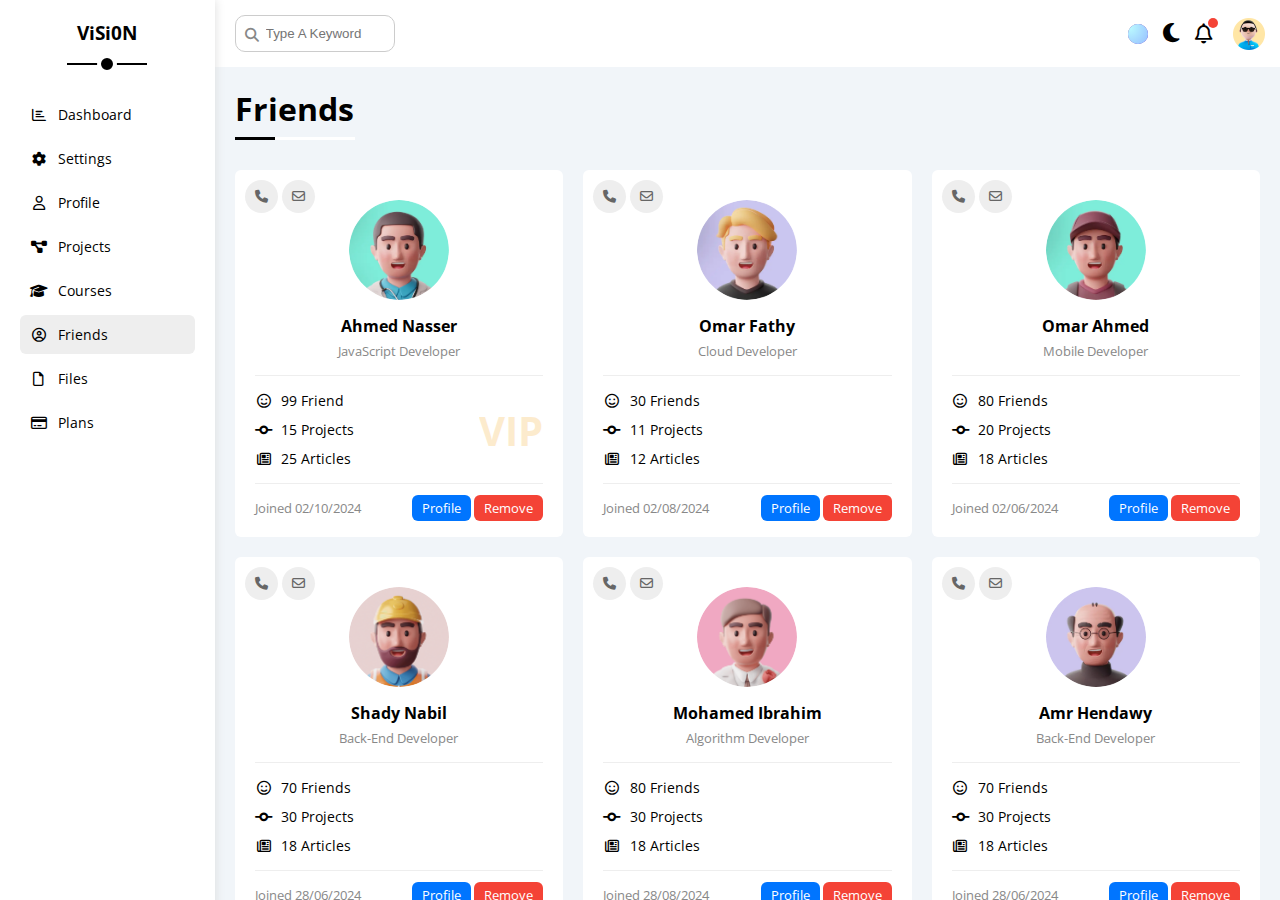
<file: friends.html>
<!DOCTYPE html>
<html lang="en">
  <head>
    <meta charset="UTF-8" />
    <meta http-equiv="X-UA-Compatible" content="IE=edge" />
    <meta name="viewport" content="width=device-width, initial-scale=1.0" />
    <!-- Description Meta -->
    <meta
      name="description"
      content="Fourth template created by Pola Bahaa (ViSi0N)"
    />
    <title>Friends</title>
    <link rel="stylesheet" href="css/all.min.css" />
    <link rel="stylesheet" href="css/framework.css" />
    <link rel="stylesheet" href="css/master.css" />
    <link rel="preconnect" href="https://fonts.googleapis.com" />
    <link rel="preconnect" href="https://fonts.gstatic.com" crossorigin />
    <link
      href="https://fonts.googleapis.com/css2?family=Open+Sans:wght@300;500&display=swap"
      rel="stylesheet"
    />
  </head>
  <body>
    <!-- Inputs For Color Themes Buttons -->
    <input id="theme-1" type="radio" name="only-one" />
    <input id="theme-2" type="radio" name="only-one" />
    <input id="theme-3" type="radio" name="only-one" />
    <input id="theme-4" type="radio" name="only-one" />
    <input id="theme-5" type="radio" name="only-one" />
    <input id="color-mode" type="checkbox" name="color-mode" />
    <!-- Start Color Theme Wrapper -->
    <div class="theme-wrapper">
      <!-- Start Scroll Bar Wrapper -->
      <div class="scroll-bar">
        <div class="page d-flex">
          <div class="sidebar bg-white p-20 p-relative">
            <h3 class="p-relative txt-c mt-0">ViSi0N</h3>
            <ul>
              <li>
                <a
                  class="d-flex align-center fs-14 c-black rad-6 p-10"
                  href="index.html"
                >
                  <i class="fa-regular fa-chart-bar fa-fw"></i>
                  <span class="fs-14 hide-mobile">Dashboard</span>
                </a>
              </li>
              <li>
                <a
                  class="d-flex align-center fs-14 c-black rad-6 p-10"
                  href="settings.html"
                >
                  <i class="fa-solid fa-gear fa-fw"></i>
                  <span class="fs-14 hide-mobile">Settings</span>
                </a>
              </li>
              <li>
                <a
                  class="d-flex align-center fs-14 c-black rad-6 p-10"
                  href="profile.html"
                >
                  <i class="fa-regular fa-user fa-fw"></i>
                  <span class="fs-14 hide-mobile">Profile</span>
                </a>
              </li>
              <li>
                <a
                  class="d-flex align-center fs-14 c-black rad-6 p-10"
                  href="projects.html"
                >
                  <i class="fa-solid fa-diagram-project fa-fw"></i>
                  <span class="fs-14 hide-mobile">Projects</span>
                </a>
              </li>
              <li>
                <a
                  class="d-flex align-center fs-14 c-black rad-6 p-10"
                  href="courses.html"
                >
                  <i class="fa-solid fa-graduation-cap fa-fw"></i>
                  <span class="fs-14 hide-mobile">Courses</span>
                </a>
              </li>
              <li>
                <a
                  class="active d-flex align-center fs-14 c-black rad-6 p-10"
                  href="friends.html"
                >
                  <i class="fa-regular fa-circle-user fa-fw"></i>
                  <span class="fs-14 hide-mobile">Friends</span>
                </a>
              </li>
              <li>
                <a
                  class="d-flex align-center fs-14 c-black rad-6 p-10"
                  href="files.html"
                >
                  <i class="fa-regular fa-file fa-fw"></i>
                  <span class="fs-14 hide-mobile">Files</span>
                </a>
              </li>
              <li>
                <a
                  class="d-flex align-center fs-14 c-black rad-6 p-10"
                  href="plans.html"
                >
                  <i class="fa-regular fa-credit-card fa-fw"></i>
                  <span class="fs-14 hide-mobile">Plans</span>
                </a>
              </li>
            </ul>
          </div>
          <div class="content w-full flow-hidden">
            <!-- Start Head -->
            <div class="head bg-white p-15 between-flex">
              <div class="search p-relative">
                <input
                  class="p-10 rad-10 border-ccc"
                  type="search"
                  placeholder="Type A Keyword"
                />
              </div>
              <div class="icons d-flex align-center">
                <div class="theme-menu">
                  <!-- Labels For Color Themes Buttons -->
                  <label class="theme theme-1" for="theme-1"></label>
                  <label class="theme theme-2" for="theme-2"></label>
                  <label class="theme theme-3" for="theme-3"></label>
                  <label class="theme theme-4" for="theme-4"></label>
                  <label class="theme theme-5" for="theme-5"></label>
                </div>
                <label class="color-mode" for="color-mode"></label>
                <span class="notification p-relative">
                  <i class="fa-regular fa-bell fa-lg"></i>
                </span>
                <img src="imgs/avatar.png" alt="" />
              </div>
            </div>
            <!-- End Head -->
            <h1 class="p-relative">Friends</h1>
            <div class="friends-page d-grid m-20 gap-20">
              <div class="friend bg-white rad-6 p-20 p-relative">
                <div class="contact">
                  <i class="fa-solid fa-phone"></i>
                  <i class="fa-regular fa-envelope"></i>
                </div>
                <div class="txt-c">
                  <img
                    class="rad-half mt-10 mb-10 w-100 h-100"
                    src="imgs/friend-01.jpg"
                    alt=""
                  />
                  <h4 class="m-0">Ahmed Nasser</h4>
                  <p class="c-grey fs-13 mt-5 mb-0">JavaScript Developer</p>
                </div>
                <div class="icons fs-14 p-relative">
                  <div class="mb-10">
                    <i class="fa-regular fa-face-smile fa-fw"></i>
                    <span>99 Friend</span>
                  </div>
                  <div class="mb-10">
                    <i class="fa-solid fa-code-commit fa-fw"></i>
                    <span>15 Projects</span>
                  </div>
                  <div>
                    <i class="fa-regular fa-newspaper fa-fw"></i>
                    <span>25 Articles</span>
                  </div>
                  <span class="vip fw-bold c-orange">VIP</span>
                </div>
                <div class="info between-flex fs-13">
                  <span class="c-grey">Joined 02/10/2024</span>
                  <div>
                    <a class="bg-blue c-white btn-shape" href="profile.html"
                      >Profile</a
                    >
                    <a class="bg-red c-white btn-shape" href="#">Remove</a>
                  </div>
                </div>
              </div>
              <div class="friend bg-white rad-6 p-20 p-relative">
                <div class="contact">
                  <i class="fa-solid fa-phone"></i>
                  <i class="fa-regular fa-envelope"></i>
                </div>
                <div class="txt-c">
                  <img
                    class="rad-half mt-10 mb-10 w-100 h-100"
                    src="imgs/friend-02.jpg"
                    alt=""
                  />
                  <h4 class="m-0">Omar Fathy</h4>
                  <p class="c-grey fs-13 mt-5 mb-0">Cloud Developer</p>
                </div>
                <div class="icons fs-14 p-relative">
                  <div class="mb-10">
                    <i class="fa-regular fa-face-smile fa-fw"></i>
                    <span>30 Friends</span>
                  </div>
                  <div class="mb-10">
                    <i class="fa-solid fa-code-commit fa-fw"></i>
                    <span>11 Projects</span>
                  </div>
                  <div>
                    <i class="fa-regular fa-newspaper fa-fw"></i>
                    <span>12 Articles</span>
                  </div>
                </div>
                <div class="info between-flex fs-13">
                  <span class="c-grey">Joined 02/08/2024</span>
                  <div>
                    <a class="bg-blue c-white btn-shape" href="profile.html"
                      >Profile</a
                    >
                    <a class="bg-red c-white btn-shape" href="">Remove</a>
                  </div>
                </div>
              </div>
              <div class="friend bg-white rad-6 p-20 p-relative">
                <div class="contact">
                  <i class="fa-solid fa-phone"></i>
                  <i class="fa-regular fa-envelope"></i>
                </div>
                <div class="txt-c">
                  <img
                    class="rad-half mt-10 mb-10 w-100 h-100"
                    src="imgs/friend-03.jpg"
                    alt=""
                  />
                  <h4 class="m-0">Omar Ahmed</h4>
                  <p class="c-grey fs-13 mt-5 mb-0">Mobile Developer</p>
                </div>
                <div class="icons fs-14 p-relative">
                  <div class="mb-10">
                    <i class="fa-regular fa-face-smile fa-fw"></i>
                    <span>80 Friends</span>
                  </div>
                  <div class="mb-10">
                    <i class="fa-solid fa-code-commit fa-fw"></i>
                    <span>20 Projects</span>
                  </div>
                  <div>
                    <i class="fa-regular fa-newspaper fa-fw"></i>
                    <span>18 Articles</span>
                  </div>
                </div>
                <div class="info between-flex fs-13">
                  <span class="c-grey">Joined 02/06/2024</span>
                  <div>
                    <a class="bg-blue c-white btn-shape" href="profile.html"
                      >Profile</a
                    >
                    <a class="bg-red c-white btn-shape" href="">Remove</a>
                  </div>
                </div>
              </div>
              <div class="friend bg-white rad-6 p-20 p-relative">
                <div class="contact">
                  <i class="fa-solid fa-phone"></i>
                  <i class="fa-regular fa-envelope"></i>
                </div>
                <div class="txt-c">
                  <img
                    class="rad-half mt-10 mb-10 w-100 h-100"
                    src="imgs/friend-04.jpg"
                    alt=""
                  />
                  <h4 class="m-0">Shady Nabil</h4>
                  <p class="c-grey fs-13 mt-5 mb-0">Back-End Developer</p>
                </div>
                <div class="icons fs-14 p-relative">
                  <div class="mb-10">
                    <i class="fa-regular fa-face-smile fa-fw"></i>
                    <span>70 Friends</span>
                  </div>
                  <div class="mb-10">
                    <i class="fa-solid fa-code-commit fa-fw"></i>
                    <span>30 Projects</span>
                  </div>
                  <div>
                    <i class="fa-regular fa-newspaper fa-fw"></i>
                    <span>18 Articles</span>
                  </div>
                </div>
                <div class="info between-flex fs-13">
                  <span class="c-grey">Joined 28/06/2024</span>
                  <div>
                    <a class="bg-blue c-white btn-shape" href="profile.html"
                      >Profile</a
                    >
                    <a class="bg-red c-white btn-shape" href="">Remove</a>
                  </div>
                </div>
              </div>
              <div class="friend bg-white rad-6 p-20 p-relative">
                <div class="contact">
                  <i class="fa-solid fa-phone"></i>
                  <i class="fa-regular fa-envelope"></i>
                </div>
                <div class="txt-c">
                  <img
                    class="rad-half mt-10 mb-10 w-100 h-100"
                    src="imgs/friend-05.jpg"
                    alt=""
                  />
                  <h4 class="m-0">Mohamed Ibrahim</h4>
                  <p class="c-grey fs-13 mt-5 mb-0">Algorithm Developer</p>
                </div>
                <div class="icons fs-14 p-relative">
                  <div class="mb-10">
                    <i class="fa-regular fa-face-smile fa-fw"></i>
                    <span>80 Friends</span>
                  </div>
                  <div class="mb-10">
                    <i class="fa-solid fa-code-commit fa-fw"></i>
                    <span>30 Projects</span>
                  </div>
                  <div>
                    <i class="fa-regular fa-newspaper fa-fw"></i>
                    <span>18 Articles</span>
                  </div>
                </div>
                <div class="info between-flex fs-13">
                  <span class="c-grey">Joined 28/08/2024</span>
                  <div>
                    <a class="bg-blue c-white btn-shape" href="profile.html"
                      >Profile</a
                    >
                    <a class="bg-red c-white btn-shape" href="">Remove</a>
                  </div>
                </div>
              </div>
              <div class="friend bg-white rad-6 p-20 p-relative">
                <div class="contact">
                  <i class="fa-solid fa-phone"></i>
                  <i class="fa-regular fa-envelope"></i>
                </div>
                <div class="txt-c">
                  <img
                    class="rad-half mt-10 mb-10 w-100 h-100"
                    src="imgs/friend-06.jpg"
                    alt=""
                  />
                  <h4 class="m-0">Amr Hendawy</h4>
                  <p class="c-grey fs-13 mt-5 mb-0">Back-End Developer</p>
                </div>
                <div class="icons fs-14 p-relative">
                  <div class="mb-10">
                    <i class="fa-regular fa-face-smile fa-fw"></i>
                    <span>70 Friends</span>
                  </div>
                  <div class="mb-10">
                    <i class="fa-solid fa-code-commit fa-fw"></i>
                    <span>30 Projects</span>
                  </div>
                  <div>
                    <i class="fa-regular fa-newspaper fa-fw"></i>
                    <span>18 Articles</span>
                  </div>
                </div>
                <div class="info between-flex fs-13">
                  <span class="c-grey">Joined 28/06/2024</span>
                  <div>
                    <a class="bg-blue c-white btn-shape" href="profile.html"
                      >Profile</a
                    >
                    <a class="bg-red c-white btn-shape" href="">Remove</a>
                  </div>
                </div>
              </div>
              <div class="friend bg-white rad-6 p-20 p-relative">
                <div class="contact">
                  <i class="fa-solid fa-phone"></i>
                  <i class="fa-regular fa-envelope"></i>
                </div>
                <div class="txt-c">
                  <img
                    class="rad-half mt-10 mb-10 w-100 h-100"
                    src="imgs/friend-07.jpg"
                    alt=""
                  />
                  <h4 class="m-0">Mahmoud Adel</h4>
                  <p class="c-grey fs-13 mt-5 mb-0">Cloud Developer</p>
                </div>
                <div class="icons fs-14 p-relative">
                  <div class="mb-10">
                    <i class="fa-regular fa-face-smile fa-fw"></i>
                    <span>30 Friends</span>
                  </div>
                  <div class="mb-10">
                    <i class="fa-solid fa-code-commit fa-fw"></i>
                    <span>11 Projects</span>
                  </div>
                  <div>
                    <i class="fa-regular fa-newspaper fa-fw"></i>
                    <span>12 Articles</span>
                  </div>
                </div>
                <div class="info between-flex fs-13">
                  <span class="c-grey">Joined 02/08/2024</span>
                  <div>
                    <a class="bg-blue c-white btn-shape" href="profile.html"
                      >Profile</a
                    >
                    <a class="bg-red c-white btn-shape" href="">Remove</a>
                  </div>
                </div>
              </div>
              <div class="friend bg-white rad-6 p-20 p-relative">
                <div class="contact">
                  <i class="fa-solid fa-phone"></i>
                  <i class="fa-regular fa-envelope"></i>
                </div>
                <div class="txt-c">
                  <img
                    class="rad-half mt-10 mb-10 w-100 h-100"
                    src="imgs/friend-08.jpg"
                    alt=""
                  />
                  <h4 class="m-0">Ahmed Abuzaid</h4>
                  <p class="c-grey fs-13 mt-5 mb-0">Content Creator</p>
                </div>
                <div class="icons fs-14 p-relative">
                  <div class="mb-10">
                    <i class="fa-regular fa-face-smile fa-fw"></i>
                    <span>80 Friends</span>
                  </div>
                  <div class="mb-10">
                    <i class="fa-solid fa-code-commit fa-fw"></i>
                    <span>30 Projects</span>
                  </div>
                  <div>
                    <i class="fa-regular fa-newspaper fa-fw"></i>
                    <span>18 Articles</span>
                  </div>
                  <span class="vip fw-bold c-orange">VIP</span>
                </div>
                <div class="info between-flex fs-13">
                  <span class="c-grey">Joined 28/08/2024</span>
                  <div>
                    <a class="bg-blue c-white btn-shape" href="profile.html"
                      >Profile</a
                    >
                    <a class="bg-red c-white btn-shape" href="">Remove</a>
                  </div>
                </div>
              </div>
              <div class="friend bg-white rad-6 p-20 p-relative">
                <div class="contact">
                  <i class="fa-solid fa-phone"></i>
                  <i class="fa-regular fa-envelope"></i>
                </div>
                <div class="txt-c">
                  <img
                    class="rad-half mt-10 mb-10 w-100 h-100"
                    src="imgs/friend-09.jpg"
                    alt=""
                  />
                  <h4 class="m-0">Gareeb Elshiekh</h4>
                  <p class="c-grey fs-13 mt-5 mb-0">JavaScript Developer</p>
                </div>
                <div class="icons fs-14 p-relative">
                  <div class="mb-10">
                    <i class="fa-regular fa-face-smile fa-fw"></i>
                    <span>90 Friends</span>
                  </div>
                  <div class="mb-10">
                    <i class="fa-solid fa-code-commit fa-fw"></i>
                    <span>15 Projects</span>
                  </div>
                  <div>
                    <i class="fa-regular fa-newspaper fa-fw"></i>
                    <span>25 Articles</span>
                  </div>
                  <span class="vip fw-bold c-orange">VIP</span>
                </div>
                <div class="info between-flex fs-13">
                  <span class="c-grey">Joined 02/10/2024</span>
                  <div>
                    <a class="bg-blue c-white btn-shape" href="profile.html"
                      >Profile</a
                    >
                    <a class="bg-red c-white btn-shape" href="">Remove</a>
                  </div>
                </div>
              </div>
              <div class="friend bg-white rad-6 p-20 p-relative">
                <div class="contact">
                  <i class="fa-solid fa-phone"></i>
                  <i class="fa-regular fa-envelope"></i>
                </div>
                <div class="txt-c">
                  <img
                    class="rad-half mt-10 mb-10 w-100 h-100"
                    src="imgs/friend-10.jpg"
                    alt=""
                  />
                  <h4 class="m-0">Hamza</h4>
                  <p class="c-grey fs-13 mt-5 mb-0">Front-End Developer</p>
                </div>
                <div class="icons fs-14 p-relative">
                  <div class="mb-10">
                    <i class="fa-regular fa-face-smile fa-fw"></i>
                    <span>80 Friends</span>
                  </div>
                  <div class="mb-10">
                    <i class="fa-solid fa-code-commit fa-fw"></i>
                    <span>20 Projects</span>
                  </div>
                  <div>
                    <i class="fa-regular fa-newspaper fa-fw"></i>
                    <span>18 Articles</span>
                  </div>
                </div>
                <div class="info between-flex fs-13">
                  <span class="c-grey">Joined 02/06/2024</span>
                  <div>
                    <a class="bg-blue c-white btn-shape" href="profile.html"
                      >Profile</a
                    >
                    <a class="bg-red c-white btn-shape" href="">Remove</a>
                  </div>
                </div>
              </div>
            </div>
          </div>
        </div>
      </div>
      <!-- End Scroll Bar Wrapper -->
    </div>
    <!-- End Color Theme Wrapper -->
  </body>
</html>
</file>
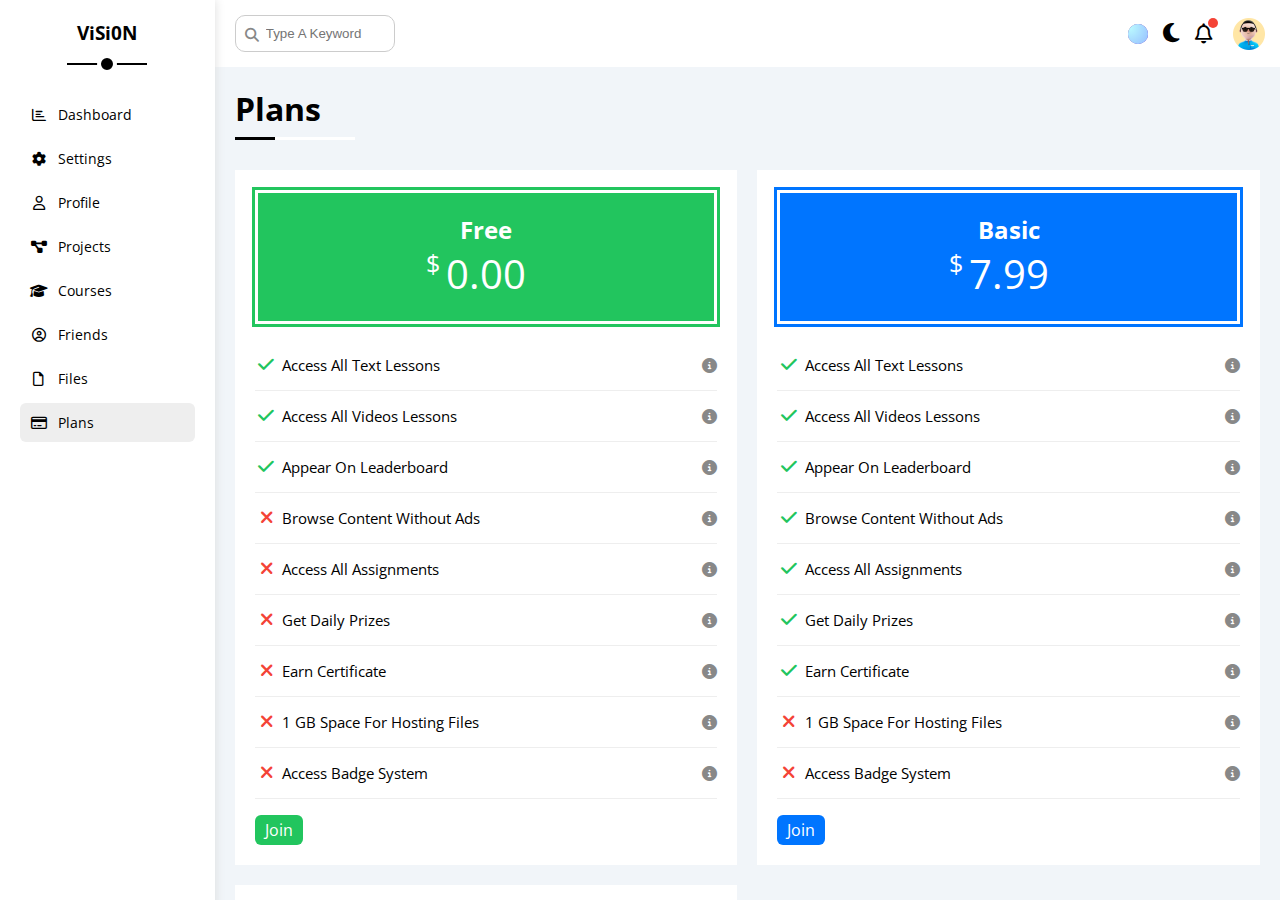
<file: plans.html>
<!DOCTYPE html>
<html lang="en">
  <head>
    <meta charset="UTF-8" />
    <meta http-equiv="X-UA-Compatible" content="IE=edge" />
    <meta name="viewport" content="width=device-width, initial-scale=1.0" />
    <!-- Description Meta -->
    <meta
      name="description"
      content="Fourth template created by Pola Bahaa (ViSi0N)"
    />
    <title>Plans</title>
    <link rel="stylesheet" href="css/all.min.css" />
    <link rel="stylesheet" href="css/framework.css" />
    <link rel="stylesheet" href="css/master.css" />
    <link rel="preconnect" href="https://fonts.googleapis.com" />
    <link rel="preconnect" href="https://fonts.gstatic.com" crossorigin />
    <link
      href="https://fonts.googleapis.com/css2?family=Open+Sans:wght@300;500&display=swap"
      rel="stylesheet"
    />
  </head>
  <body>
    <!-- Inputs For Color Themes Buttons -->
    <input id="theme-1" type="radio" name="only-one" />
    <input id="theme-2" type="radio" name="only-one" />
    <input id="theme-3" type="radio" name="only-one" />
    <input id="theme-4" type="radio" name="only-one" />
    <input id="theme-5" type="radio" name="only-one" />
    <input id="color-mode" type="checkbox" name="color-mode" />
    <!-- Start Color Theme Wrapper -->
    <div class="theme-wrapper">
      <!-- Start Scroll Bar Wrapper -->
      <div class="scroll-bar">
        <div class="page d-flex">
          <div class="sidebar bg-white p-20 p-relative">
            <h3 class="p-relative txt-c mt-0">ViSi0N</h3>
            <ul>
              <li>
                <a
                  class="d-flex align-center fs-14 c-black rad-6 p-10"
                  href="index.html"
                >
                  <i class="fa-regular fa-chart-bar fa-fw"></i>
                  <span class="fs-14 hide-mobile">Dashboard</span>
                </a>
              </li>
              <li>
                <a
                  class="d-flex align-center fs-14 c-black rad-6 p-10"
                  href="settings.html"
                >
                  <i class="fa-solid fa-gear fa-fw"></i>
                  <span class="fs-14 hide-mobile">Settings</span>
                </a>
              </li>
              <li>
                <a
                  class="d-flex align-center fs-14 c-black rad-6 p-10"
                  href="profile.html"
                >
                  <i class="fa-regular fa-user fa-fw"></i>
                  <span class="fs-14 hide-mobile">Profile</span>
                </a>
              </li>
              <li>
                <a
                  class="d-flex align-center fs-14 c-black rad-6 p-10"
                  href="projects.html"
                >
                  <i class="fa-solid fa-diagram-project fa-fw"></i>
                  <span class="fs-14 hide-mobile">Projects</span>
                </a>
              </li>
              <li>
                <a
                  class="d-flex align-center fs-14 c-black rad-6 p-10"
                  href="courses.html"
                >
                  <i class="fa-solid fa-graduation-cap fa-fw"></i>
                  <span class="fs-14 hide-mobile">Courses</span>
                </a>
              </li>
              <li>
                <a
                  class="d-flex align-center fs-14 c-black rad-6 p-10"
                  href="friends.html"
                >
                  <i class="fa-regular fa-circle-user fa-fw"></i>
                  <span class="fs-14 hide-mobile">Friends</span>
                </a>
              </li>
              <li>
                <a
                  class="d-flex align-center fs-14 c-black rad-6 p-10"
                  href="files.html"
                >
                  <i class="fa-regular fa-file fa-fw"></i>
                  <span class="fs-14 hide-mobile">Files</span>
                </a>
              </li>
              <li>
                <a
                  class="active d-flex align-center fs-14 c-black rad-6 p-10"
                  href="plans.html"
                >
                  <i class="fa-regular fa-credit-card fa-fw"></i>
                  <span class="fs-14 hide-mobile">Plans</span>
                </a>
              </li>
            </ul>
          </div>
          <div class="content w-full flow-hidden">
            <!-- Start Head -->
            <div class="head bg-white p-15 between-flex">
              <div class="search p-relative">
                <input
                  class="p-10 rad-10 border-ccc"
                  type="search"
                  placeholder="Type A Keyword"
                />
              </div>
              <div class="icons d-flex align-center">
                <div class="theme-menu">
                  <!-- Labels For Color Themes Buttons -->
                  <label class="theme theme-1" for="theme-1"></label>
                  <label class="theme theme-2" for="theme-2"></label>
                  <label class="theme theme-3" for="theme-3"></label>
                  <label class="theme theme-4" for="theme-4"></label>
                  <label class="theme theme-5" for="theme-5"></label>
                </div>
                <label class="color-mode" for="color-mode"></label>
                <span class="notification p-relative">
                  <i class="fa-regular fa-bell fa-lg"></i>
                </span>
                <img src="imgs/avatar.png" alt="" />
              </div>
            </div>
            <!-- End Head -->
            <h1 class="p-relative">Plans</h1>
            <div class="plans-page d-grid m-20 gap-20">
              <div class="plan green bg-white p-20">
                <div class="top bg-green txt-c p-20">
                  <h2 class="m-0 c-white">Free</h2>
                  <div class="price c-white"><span>$</span>0.00</div>
                </div>
                <ul>
                  <li>
                    <i class="fa-solid fa-check fa-fw yes"></i>
                    <span>Access All Text Lessons</span>
                    <i class="fa-solid fa-circle-info help"></i>
                  </li>
                  <li>
                    <i class="fa-solid fa-check fa-fw yes"></i>
                    <span>Access All Videos Lessons</span>
                    <i class="fa-solid fa-circle-info help"></i>
                  </li>
                  <li>
                    <i class="fa-solid fa-check fa-fw yes"></i>
                    <span>Appear On Leaderboard</span>
                    <i class="fa-solid fa-circle-info help"></i>
                  </li>
                  <li>
                    <i class="fa-solid fa-xmark fa-fw"></i>
                    <span>Browse Content Without Ads</span>
                    <i class="fa-solid fa-circle-info help"></i>
                  </li>
                  <li>
                    <i class="fa-solid fa-xmark fa-fw"></i>
                    <span>Access All Assignments</span>
                    <i class="fa-solid fa-circle-info help"></i>
                  </li>
                  <li>
                    <i class="fa-solid fa-xmark fa-fw"></i>
                    <span>Get Daily Prizes</span>
                    <i class="fa-solid fa-circle-info help"></i>
                  </li>
                  <li>
                    <i class="fa-solid fa-xmark fa-fw"></i>
                    <span>Earn Certificate</span>
                    <i class="fa-solid fa-circle-info help"></i>
                  </li>
                  <li>
                    <i class="fa-solid fa-xmark fa-fw"></i>
                    <span>1 GB Space For Hosting Files</span>
                    <i class="fa-solid fa-circle-info help"></i>
                  </li>
                  <li>
                    <i class="fa-solid fa-xmark fa-fw"></i>
                    <span>Access Badge System</span>
                    <i class="fa-solid fa-circle-info help"></i>
                  </li>
                </ul>
                <a href="#" class="btn-shape bg-green c-white d-block w-fit"
                  >Join</a
                >
              </div>
              <!-- Start Plan -->
              <div class="plan blue bg-white p-20">
                <div class="top bg-blue txt-c p-20">
                  <h2 class="m-0 c-white">Basic</h2>
                  <div class="price c-white"><span>$</span>7.99</div>
                </div>
                <ul class="list-none p-0">
                  <li>
                    <i class="fa-solid fa-check fa-fw yes"></i>
                    <span>Access All Text Lessons</span>
                    <i class="fa-solid fa-circle-info help"></i>
                  </li>
                  <li>
                    <i class="fa-solid fa-check fa-fw yes"></i>
                    <span>Access All Videos Lessons</span>
                    <i class="fa-solid fa-circle-info help"></i>
                  </li>
                  <li>
                    <i class="fa-solid fa-check fa-fw yes"></i>
                    <span>Appear On Leaderboard</span>
                    <i class="fa-solid fa-circle-info help"></i>
                  </li>
                  <li>
                    <i class="fa-solid fa-check fa-fw yes"></i>
                    <span>Browse Content Without Ads</span>
                    <i class="fa-solid fa-circle-info help"></i>
                  </li>
                  <li>
                    <i class="fa-solid fa-check fa-fw yes"></i>
                    <span>Access All Assignments</span>
                    <i class="fa-solid fa-circle-info help"></i>
                  </li>
                  <li>
                    <i class="fa-solid fa-check fa-fw yes"></i>
                    <span>Get Daily Prizes</span>
                    <i class="fa-solid fa-circle-info help"></i>
                  </li>
                  <li>
                    <i class="fa-solid fa-check fa-fw yes"></i>
                    <span>Earn Certificate</span>
                    <i class="fa-solid fa-circle-info help"></i>
                  </li>
                  <li>
                    <i class="fa-solid fa-xmark fa-fw"></i>
                    <span>1 GB Space For Hosting Files</span>
                    <i class="fa-solid fa-circle-info help"></i>
                  </li>
                  <li>
                    <i class="fa-solid fa-xmark fa-fw"></i>
                    <span>Access Badge System</span>
                    <i class="fa-solid fa-circle-info help"></i>
                  </li>
                </ul>
                <a href="#" class="btn-shape bg-blue c-white d-block w-fit"
                  >Join</a
                >
              </div>
              <!-- End Plan -->
              <!-- Start Plan -->
              <div class="plan orange bg-white p-20">
                <div class="top bg-orange txt-c p-20">
                  <h2 class="m-0 c-white">Premium</h2>
                  <div class="price c-white"><span>$</span>19.99</div>
                </div>
                <ul class="list-none p-0">
                  <li>
                    <i class="fa-solid fa-check fa-fw yes"></i>
                    <span>Access All Text Lessons</span>
                    <i class="fa-solid fa-circle-info help"></i>
                  </li>
                  <li>
                    <i class="fa-solid fa-check fa-fw yes"></i>
                    <span>Access All Videos Lessons</span>
                    <i class="fa-solid fa-circle-info help"></i>
                  </li>
                  <li>
                    <i class="fa-solid fa-check fa-fw yes"></i>
                    <span>Appear On Leaderboard</span>
                    <i class="fa-solid fa-circle-info help"></i>
                  </li>
                  <li>
                    <i class="fa-solid fa-check fa-fw yes"></i>
                    <span>Browse Content Without Ads</span>
                    <i class="fa-solid fa-circle-info help"></i>
                  </li>
                  <li>
                    <i class="fa-solid fa-check fa-fw yes"></i>
                    <span>Access All Assignments</span>
                    <i class="fa-solid fa-circle-info help"></i>
                  </li>
                  <li>
                    <i class="fa-solid fa-check fa-fw yes"></i>
                    <span>Get Daily Prizes</span>
                    <i class="fa-solid fa-circle-info help"></i>
                  </li>
                  <li>
                    <i class="fa-solid fa-check fa-fw yes"></i>
                    <span>Earn Certificate</span>
                    <i class="fa-solid fa-circle-info help"></i>
                  </li>
                  <li>
                    <i class="fa-solid fa-check fa-fw yes"></i>
                    <span>1 GB Space For Hosting Files</span>
                    <i class="fa-solid fa-circle-info help"></i>
                  </li>
                  <li>
                    <i class="fa-solid fa-check fa-fw yes"></i>
                    <span>Access Badge System</span>
                    <i class="fa-solid fa-circle-info help"></i>
                  </li>
                </ul>
                <p class="c-grey m-0 txt-c">This Is Your Current Plan</p>
              </div>
              <!-- End Plan -->
            </div>
          </div>
        </div>
      </div>
      <!-- End Scroll Bar Wrapper -->
    </div>
    <!-- End Color Theme Wrapper -->
  </body>
</html>
</file>
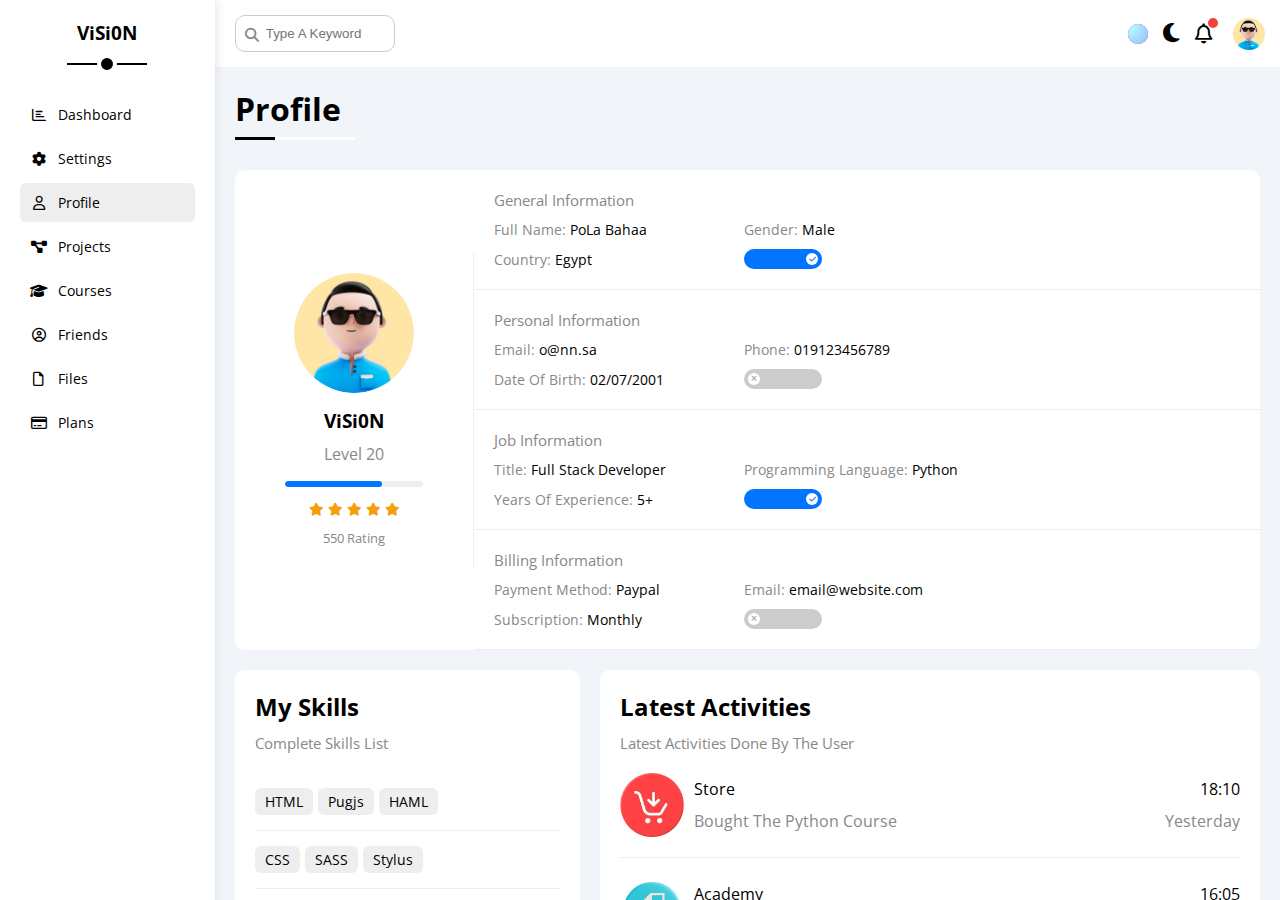
<file: profile.html>
<!DOCTYPE html>
<html lang="en">
  <head>
    <meta charset="UTF-8" />
    <meta http-equiv="X-UA-Compatible" content="IE=edge" />
    <meta name="viewport" content="width=device-width, initial-scale=1.0" />
    <!-- Description Meta -->
    <meta
      name="description"
      content="Fourth template created by Pola Bahaa (ViSi0N)"
    />
    <title>Profile</title>
    <link rel="stylesheet" href="css/all.min.css" />
    <link rel="stylesheet" href="css/framework.css" />
    <link rel="stylesheet" href="css/master.css" />
    <link rel="preconnect" href="https://fonts.googleapis.com" />
    <link rel="preconnect" href="https://fonts.gstatic.com" crossorigin />
    <link
      href="https://fonts.googleapis.com/css2?family=Open+Sans:wght@300;500&display=swap"
      rel="stylesheet"
    />
  </head>
  <body>
    <!-- Inputs For Color Themes Buttons -->
    <input id="theme-1" type="radio" name="only-one" />
    <input id="theme-2" type="radio" name="only-one" />
    <input id="theme-3" type="radio" name="only-one" />
    <input id="theme-4" type="radio" name="only-one" />
    <input id="theme-5" type="radio" name="only-one" />
    <input id="color-mode" type="checkbox" name="color-mode" />
    <!-- Start Color Theme Wrapper -->
    <div class="theme-wrapper">
      <!-- Start Scroll Bar Wrapper -->
      <div class="scroll-bar">
        <div class="page d-flex">
          <div class="sidebar bg-white p-20 p-relative">
            <h3 class="p-relative txt-c mt-0">ViSi0N</h3>
            <ul>
              <li>
                <a
                  class="d-flex align-center fs-14 c-black rad-6 p-10"
                  href="index.html"
                >
                  <i class="fa-regular fa-chart-bar fa-fw"></i>
                  <span class="fs-14 hide-mobile">Dashboard</span>
                </a>
              </li>
              <li>
                <a
                  class="d-flex align-center fs-14 c-black rad-6 p-10"
                  href="settings.html"
                >
                  <i class="fa-solid fa-gear fa-fw"></i>
                  <span class="fs-14 hide-mobile">Settings</span>
                </a>
              </li>
              <li>
                <a
                  class="active d-flex align-center fs-14 c-black rad-6 p-10"
                  href="profile.html"
                >
                  <i class="fa-regular fa-user fa-fw"></i>
                  <span class="fs-14 hide-mobile">Profile</span>
                </a>
              </li>
              <li>
                <a
                  class="d-flex align-center fs-14 c-black rad-6 p-10"
                  href="projects.html"
                >
                  <i class="fa-solid fa-diagram-project fa-fw"></i>
                  <span class="fs-14 hide-mobile">Projects</span>
                </a>
              </li>
              <li>
                <a
                  class="d-flex align-center fs-14 c-black rad-6 p-10"
                  href="courses.html"
                >
                  <i class="fa-solid fa-graduation-cap fa-fw"></i>
                  <span class="fs-14 hide-mobile">Courses</span>
                </a>
              </li>
              <li>
                <a
                  class="d-flex align-center fs-14 c-black rad-6 p-10"
                  href="friends.html"
                >
                  <i class="fa-regular fa-circle-user fa-fw"></i>
                  <span class="fs-14 hide-mobile">Friends</span>
                </a>
              </li>
              <li>
                <a
                  class="d-flex align-center fs-14 c-black rad-6 p-10"
                  href="files.html"
                >
                  <i class="fa-regular fa-file fa-fw"></i>
                  <span class="fs-14 hide-mobile">Files</span>
                </a>
              </li>
              <li>
                <a
                  class="d-flex align-center fs-14 c-black rad-6 p-10"
                  href="plans.html"
                >
                  <i class="fa-regular fa-credit-card fa-fw"></i>
                  <span class="fs-14 hide-mobile">Plans</span>
                </a>
              </li>
            </ul>
          </div>
          <div class="content w-full flow-hidden">
            <!-- Start Head -->
            <div class="head bg-white p-15 between-flex">
              <div class="search p-relative">
                <input
                  class="p-10 rad-10 border-ccc"
                  type="search"
                  placeholder="Type A Keyword"
                />
              </div>
              <div class="icons d-flex align-center">
                <div class="theme-menu">
                  <!-- Labels For Color Themes Buttons -->
                  <label class="theme theme-1" for="theme-1"></label>
                  <label class="theme theme-2" for="theme-2"></label>
                  <label class="theme theme-3" for="theme-3"></label>
                  <label class="theme theme-4" for="theme-4"></label>
                  <label class="theme theme-5" for="theme-5"></label>
                </div>
                <label class="color-mode" for="color-mode"></label>
                <span class="notification p-relative">
                  <i class="fa-regular fa-bell fa-lg"></i>
                </span>
                <img src="imgs/avatar.png" alt="" />
              </div>
            </div>
            <!-- End Head -->
            <h1 class="p-relative">Profile</h1>
            <div class="profile-page m-20">
              <!-- Start Overview -->
              <div class="overview bg-white rad-10 d-flex align-center">
                <div class="avatar-box txt-c p-20">
                  <img class="rad-half mb-10" src="imgs/avatar.png" alt="" />
                  <h3 class="m-0">ViSi0N</h3>
                  <p class="c-grey mt-10">Level 20</p>
                  <div class="level rad-6 bg-eee p-relative">
                    <span style="width: 70%"></span>
                  </div>
                  <div class="rating mt-10 mb-10">
                    <i class="fa-solid fa-star c-orange fs-13"></i>
                    <i class="fa-solid fa-star c-orange fs-13"></i>
                    <i class="fa-solid fa-star c-orange fs-13"></i>
                    <i class="fa-solid fa-star c-orange fs-13"></i>
                    <i class="fa-solid fa-star c-orange fs-13"></i>
                  </div>
                  <p class="c-grey m-0 fs-13">550 Rating</p>
                </div>
                <div class="info-box w-full txt-c-mobile">
                  <!-- Start Information Row -->
                  <div class="box p-20 d-flex align-center">
                    <h4 class="c-grey fs-15 m-0 w-full">General Information</h4>
                    <div class="fs-14">
                      <span class="c-grey">Full Name:</span>
                      <span>PoLa Bahaa</span>
                    </div>
                    <div class="fs-14">
                      <span class="c-grey">Gender:</span>
                      <span>Male</span>
                    </div>
                    <div class="fs-14">
                      <span class="c-grey">Country:</span>
                      <span>Egypt</span>
                    </div>
                    <div class="fs-14">
                      <label>
                        <input
                          class="toggle-checkbox"
                          type="checkbox"
                          checked
                        />
                        <div class="toggle-switch"></div>
                      </label>
                    </div>
                  </div>
                  <!-- End Information Row -->
                  <!-- Start Information Row -->
                  <div class="box p-20 d-flex align-center">
                    <h4 class="c-grey w-full fs-15 m-0">
                      Personal Information
                    </h4>
                    <div class="fs-14">
                      <span class="c-grey">Email:</span>
                      <span>o@nn.sa</span>
                    </div>
                    <div class="fs-14">
                      <span class="c-grey">Phone:</span>
                      <span>019123456789</span>
                    </div>
                    <div class="fs-14">
                      <span class="c-grey">Date Of Birth:</span>
                      <span>02/07/2001</span>
                    </div>
                    <div class="fs-14">
                      <label>
                        <input class="toggle-checkbox" type="checkbox" />
                        <div class="toggle-switch"></div>
                      </label>
                    </div>
                  </div>
                  <!-- End Information Row -->
                  <!-- Start Information Row -->
                  <div class="box p-20 d-flex align-center">
                    <h4 class="c-grey w-full fs-15 m-0">Job Information</h4>
                    <div class="fs-14">
                      <span class="c-grey">Title:</span>
                      <span>Full Stack Developer</span>
                    </div>
                    <div class="fs-14">
                      <span class="c-grey">Programming Language:</span>
                      <span>Python</span>
                    </div>
                    <div class="fs-14">
                      <span class="c-grey">Years Of Experience:</span>
                      <span>5+</span>
                    </div>
                    <div class="fs-14">
                      <label>
                        <input
                          class="toggle-checkbox"
                          type="checkbox"
                          checked
                        />
                        <div class="toggle-switch"></div>
                      </label>
                    </div>
                  </div>
                  <!-- End Information Row -->
                  <!-- Start Information Row -->
                  <div class="box p-20 d-flex align-center">
                    <h4 class="c-grey w-full fs-15 m-0">Billing Information</h4>
                    <div class="fs-14">
                      <span class="c-grey">Payment Method:</span>
                      <span>Paypal</span>
                    </div>
                    <div class="fs-14">
                      <span class="c-grey">Email:</span>
                      <span>email@website.com</span>
                    </div>
                    <div class="fs-14">
                      <span class="c-grey">Subscription:</span>
                      <span>Monthly</span>
                    </div>
                    <div class="fs-14">
                      <label>
                        <input class="toggle-checkbox" type="checkbox" />
                        <div class="toggle-switch"></div>
                      </label>
                    </div>
                  </div>
                  <!-- End Information Row -->
                </div>
              </div>
              <!-- End Overview -->
              <!-- Start Other Data -->
              <div class="other-data d-flex gap-20">
                <div class="skills-card p-20 bg-white rad-10 mt-20">
                  <h2 class="mt-0 mb-10">My Skills</h2>
                  <p class="mt-0 mb-20 c-grey fs-15">Complete Skills List</p>
                  <ul class="m-0 txt-c-mobile">
                    <li>
                      <span>HTML</span><span>Pugjs</span><span>HAML</span>
                    </li>
                    <li>
                      <span>CSS</span><span>SASS</span><span>Stylus</span>
                    </li>
                    <li><span>JavaScript</span><span>TypeScript</span></li>
                    <li><span>Vuejs</span><span>Reactjs</span></li>
                    <li><span>Jest</span><span>Jasmine</span></li>
                    <li><span>PHP</span><span>Laravel</span></li>
                    <li><span>Python</span><span>Django</span></li>
                  </ul>
                </div>
                <div class="activities p-20 bg-white rad-10 mt-20">
                  <h2 class="mt-0 mb-10">Latest Activities</h2>
                  <p class="mt-0 mb-20 c-grey fs-15">
                    Latest Activities Done By The User
                  </p>
                  <div class="activity d-flex align-center txt-c-mobile">
                    <img src="imgs/activity-01.png" alt="" />
                    <div class="info">
                      <span class="d-block mb-10">Store</span>
                      <span class="c-grey">Bought The Python Course</span>
                    </div>
                    <div class="date">
                      <span class="d-block mb-10">18:10</span>
                      <span class="c-grey">Yesterday</span>
                    </div>
                  </div>
                  <div class="activity d-flex align-center txt-c-mobile">
                    <img src="imgs/activity-02.png" alt="" />
                    <div class="info">
                      <span class="d-block mb-10">Academy</span>
                      <span class="c-grey">Got The PHP Certificate</span>
                    </div>
                    <div class="date">
                      <span class="d-block mb-10">16:05</span>
                      <span class="c-grey">Yesterday</span>
                    </div>
                  </div>
                  <div class="activity d-flex align-center txt-c-mobile">
                    <img src="imgs/activity-03.png" alt="" />
                    <div class="info">
                      <span class="d-block mb-10">Badges</span>
                      <span class="c-grey">Unlocked The 10 Skills Badge</span>
                    </div>
                    <div class="date">
                      <span class="d-block mb-10">18:05</span>
                      <span class="c-grey">Yesterday</span>
                    </div>
                  </div>
                  <div class="activity d-flex align-center txt-c-mobile">
                    <img src="imgs/activity-01.png" alt="" />
                    <div class="info">
                      <span class="d-block mb-10">Store</span>
                      <span class="c-grey">Bought The Typescript Course</span>
                    </div>
                    <div class="date">
                      <span class="d-block mb-10">12:05</span>
                      <span class="c-grey">Yesterday</span>
                    </div>
                  </div>
                </div>
              </div>
              <!-- End Other Data -->
            </div>
          </div>
        </div>
      </div>
      <!-- End Scroll Bar Wrapper -->
    </div>
    <!-- End Color Theme Wrapper -->
  </body>
</html>
</file>
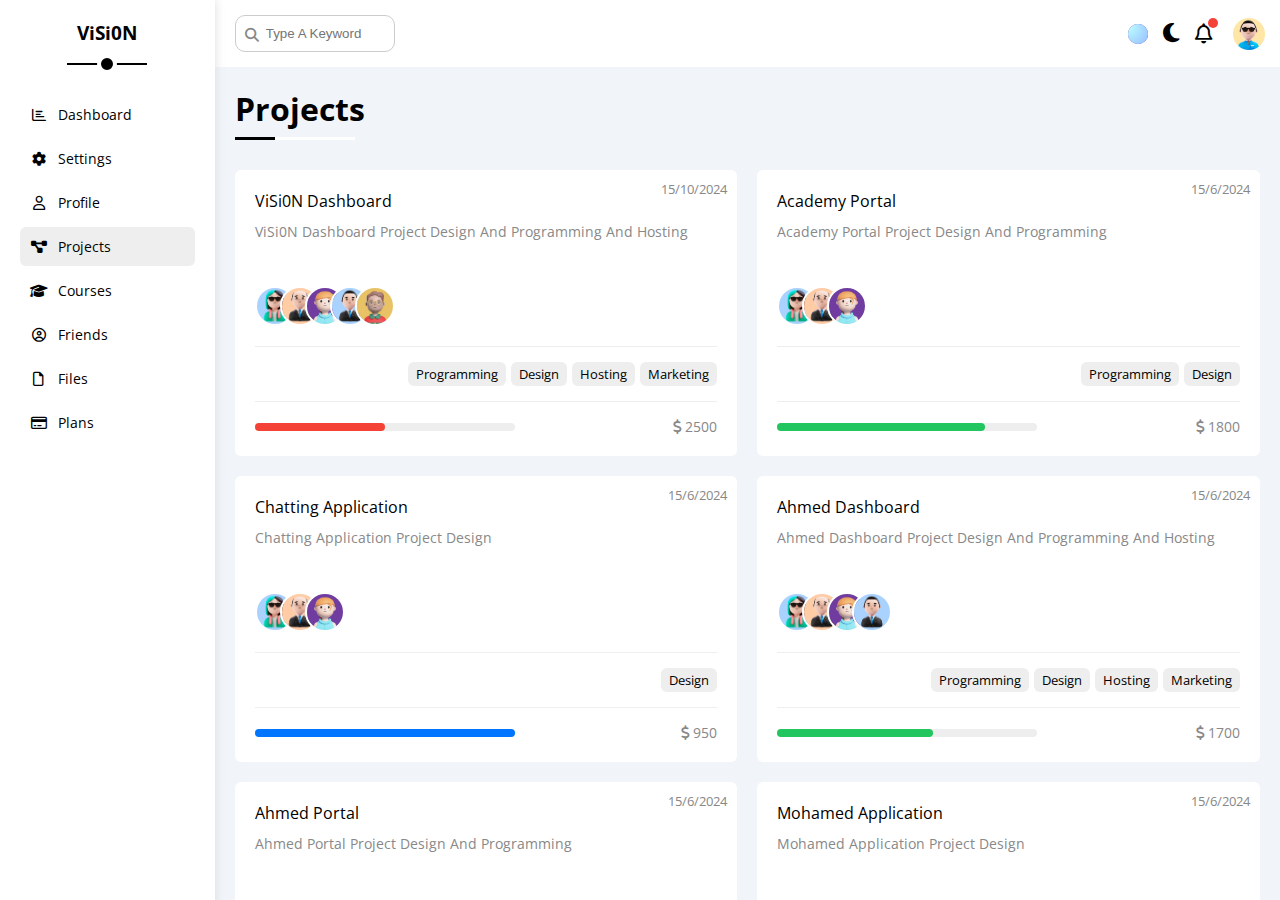
<file: projects.html>
<!DOCTYPE html>
<html lang="en">
  <head>
    <meta charset="UTF-8" />
    <meta http-equiv="X-UA-Compatible" content="IE=edge" />
    <meta name="viewport" content="width=device-width, initial-scale=1.0" />
    <!-- Description Meta -->
    <meta
      name="description"
      content="Fourth template created by Pola Bahaa (ViSi0N)"
    />
    <title>Projects</title>
    <link rel="stylesheet" href="css/all.min.css" />
    <link rel="stylesheet" href="css/framework.css" />
    <link rel="stylesheet" href="css/master.css" />
    <link rel="preconnect" href="https://fonts.googleapis.com" />
    <link rel="preconnect" href="https://fonts.gstatic.com" crossorigin />
    <link
      href="https://fonts.googleapis.com/css2?family=Open+Sans:wght@300;500&display=swap"
      rel="stylesheet"
    />
  </head>
  <body>
    <!-- Inputs For Color Themes Buttons -->
    <input id="theme-1" type="radio" name="only-one" />
    <input id="theme-2" type="radio" name="only-one" />
    <input id="theme-3" type="radio" name="only-one" />
    <input id="theme-4" type="radio" name="only-one" />
    <input id="theme-5" type="radio" name="only-one" />
    <input id="color-mode" type="checkbox" name="color-mode" />
    <!-- Start Color Theme Wrapper -->
    <div class="theme-wrapper">
      <!-- Start Scroll Bar Wrapper -->
      <div class="scroll-bar">
        <div class="page d-flex">
          <div class="sidebar bg-white p-20 p-relative">
            <h3 class="p-relative txt-c mt-0">ViSi0N</h3>
            <ul>
              <li>
                <a
                  class="d-flex align-center fs-14 c-black rad-6 p-10"
                  href="index.html"
                >
                  <i class="fa-regular fa-chart-bar fa-fw"></i>
                  <span class="fs-14 hide-mobile">Dashboard</span>
                </a>
              </li>
              <li>
                <a
                  class="d-flex align-center fs-14 c-black rad-6 p-10"
                  href="settings.html"
                >
                  <i class="fa-solid fa-gear fa-fw"></i>
                  <span class="fs-14 hide-mobile">Settings</span>
                </a>
              </li>
              <li>
                <a
                  class="d-flex align-center fs-14 c-black rad-6 p-10"
                  href="profile.html"
                >
                  <i class="fa-regular fa-user fa-fw"></i>
                  <span class="fs-14 hide-mobile">Profile</span>
                </a>
              </li>
              <li>
                <a
                  class="active d-flex align-center fs-14 c-black rad-6 p-10"
                  href="projects.html"
                >
                  <i class="fa-solid fa-diagram-project fa-fw"></i>
                  <span class="fs-14 hide-mobile">Projects</span>
                </a>
              </li>
              <li>
                <a
                  class="d-flex align-center fs-14 c-black rad-6 p-10"
                  href="courses.html"
                >
                  <i class="fa-solid fa-graduation-cap fa-fw"></i>
                  <span class="fs-14 hide-mobile">Courses</span>
                </a>
              </li>
              <li>
                <a
                  class="d-flex align-center fs-14 c-black rad-6 p-10"
                  href="friends.html"
                >
                  <i class="fa-regular fa-circle-user fa-fw"></i>
                  <span class="fs-14 hide-mobile">Friends</span>
                </a>
              </li>
              <li>
                <a
                  class="d-flex align-center fs-14 c-black rad-6 p-10"
                  href="files.html"
                >
                  <i class="fa-regular fa-file fa-fw"></i>
                  <span class="fs-14 hide-mobile">Files</span>
                </a>
              </li>
              <li>
                <a
                  class="d-flex align-center fs-14 c-black rad-6 p-10"
                  href="plans.html"
                >
                  <i class="fa-regular fa-credit-card fa-fw"></i>
                  <span class="fs-14 hide-mobile">Plans</span>
                </a>
              </li>
            </ul>
          </div>
          <div class="content w-full flow-hidden">
            <!-- Start Head -->
            <div class="head bg-white p-15 between-flex">
              <div class="search p-relative">
                <input
                  class="p-10 rad-10 border-ccc"
                  type="search"
                  placeholder="Type A Keyword"
                />
              </div>
              <div class="icons d-flex align-center">
                <div class="theme-menu">
                  <!-- Labels For Color Themes Buttons -->
                  <label class="theme theme-1" for="theme-1"></label>
                  <label class="theme theme-2" for="theme-2"></label>
                  <label class="theme theme-3" for="theme-3"></label>
                  <label class="theme theme-4" for="theme-4"></label>
                  <label class="theme theme-5" for="theme-5"></label>
                </div>
                <label class="color-mode" for="color-mode"></label>
                <span class="notification p-relative">
                  <i class="fa-regular fa-bell fa-lg"></i>
                </span>
                <img src="imgs/avatar.png" alt="" />
              </div>
            </div>
            <!-- End Head -->
            <h1 class="p-relative">Projects</h1>
            <div class="projects-page d-grid m-20 gap-20">
              <div class="project bg-white p-20 rad-6 p-relative">
                <span class="date fs-13 c-grey">15/10/2024</span>
                <h4 class="m-0">ViSi0N Dashboard</h4>
                <p class="c-grey mt-10 mb-10 fs-14">
                  ViSi0N Dashboard Project Design And Programming And Hosting
                </p>
                <div class="team">
                  <a href="#"><img src="imgs/team-01.png" alt="" /></a>
                  <a href="#"><img src="imgs/team-02.png" alt="" /></a>
                  <a href="#"><img src="imgs/team-03.png" alt="" /></a>
                  <a href="#"><img src="imgs/team-04.png" alt="" /></a>
                  <a href="#"><img src="imgs/team-05.png" alt="" /></a>
                </div>
                <div class="do d-flex">
                  <span class="fs-13 rad-6 bg-eee">Programming</span>
                  <span class="fs-13 rad-6 bg-eee">Design</span>
                  <span class="fs-13 rad-6 bg-eee">Hosting</span>
                  <span class="fs-13 rad-6 bg-eee">Marketing</span>
                </div>
                <div class="info between-flex">
                  <div class="prog bg-eee">
                    <span class="bg-red" style="width: 50%"></span>
                  </div>
                  <div class="fs-14 c-grey">
                    <i class="fa-solid fa-dollar-sign"></i>
                    2500
                  </div>
                </div>
              </div>
              <div class="project bg-white p-20 rad-6 p-relative">
                <span class="date fs-13 c-grey">15/6/2024</span>
                <h4 class="m-0">Academy Portal</h4>
                <p class="c-grey mt-10 mb-10 fs-14">
                  Academy Portal Project Design And Programming
                </p>
                <div class="team">
                  <a href="#"><img src="imgs/team-01.png" alt="" /></a>
                  <a href="#"><img src="imgs/team-02.png" alt="" /></a>
                  <a href="#"><img src="imgs/team-03.png" alt="" /></a>
                </div>
                <div class="do d-flex">
                  <span class="fs-13 rad-6 bg-eee">Programming</span>
                  <span class="fs-13 rad-6 bg-eee">Design</span>
                </div>
                <div class="info between-flex">
                  <div class="prog bg-eee">
                    <span class="bg-green" style="width: 80%"></span>
                  </div>
                  <div class="fs-14 c-grey">
                    <i class="fa-solid fa-dollar-sign"></i>
                    1800
                  </div>
                </div>
              </div>
              <div class="project bg-white p-20 rad-6 p-relative">
                <span class="date fs-13 c-grey">15/6/2024</span>
                <h4 class="m-0">Chatting Application</h4>
                <p class="c-grey mt-10 mb-10 fs-14">
                  Chatting Application Project Design
                </p>
                <div class="team">
                  <a href="#"><img src="imgs/team-01.png" alt="" /></a>
                  <a href="#"><img src="imgs/team-02.png" alt="" /></a>
                  <a href="#"><img src="imgs/team-03.png" alt="" /></a>
                </div>
                <div class="do d-flex">
                  <span class="fs-13 rad-6 bg-eee">Design</span>
                </div>
                <div class="info between-flex">
                  <div class="prog bg-eee">
                    <span class="bg-blue" style="width: 100%"></span>
                  </div>
                  <div class="fs-14 c-grey">
                    <i class="fa-solid fa-dollar-sign"></i>
                    950
                  </div>
                </div>
              </div>
              <div class="project bg-white p-20 rad-6 p-relative">
                <span class="date fs-13 c-grey">15/6/2024</span>
                <h4 class="m-0">Ahmed Dashboard</h4>
                <p class="c-grey mt-10 mb-10 fs-14">
                  Ahmed Dashboard Project Design And Programming And Hosting
                </p>
                <div class="team">
                  <a href="#"><img src="imgs/team-01.png" alt="" /></a>
                  <a href="#"><img src="imgs/team-02.png" alt="" /></a>
                  <a href="#"><img src="imgs/team-03.png" alt="" /></a>
                  <a href="#"><img src="imgs/team-04.png" alt="" /></a>
                </div>
                <div class="do d-flex">
                  <span class="fs-13 rad-6 bg-eee">Programming</span>
                  <span class="fs-13 rad-6 bg-eee">Design</span>
                  <span class="fs-13 rad-6 bg-eee">Hosting</span>
                  <span class="fs-13 rad-6 bg-eee">Marketing</span>
                </div>
                <div class="info between-flex">
                  <div class="prog bg-eee">
                    <span class="bg-green" style="width: 60%"></span>
                  </div>
                  <div class="fs-14 c-grey">
                    <i class="fa-solid fa-dollar-sign"></i>
                    1700
                  </div>
                </div>
              </div>
              <div class="project bg-white p-20 rad-6 p-relative">
                <span class="date fs-13 c-grey">15/6/2024</span>
                <h4 class="m-0">Ahmed Portal</h4>
                <p class="c-grey mt-10 mb-10 fs-14">
                  Ahmed Portal Project Design And Programming
                </p>
                <div class="team">
                  <a href="#"><img src="imgs/team-01.png" alt="" /></a>
                  <a href="#"><img src="imgs/team-02.png" alt="" /></a>
                  <a href="#"><img src="imgs/team-03.png" alt="" /></a>
                </div>
                <div class="do d-flex">
                  <span class="fs-13 rad-6 bg-eee">Programming</span>
                  <span class="fs-13 rad-6 bg-eee">Design</span>
                </div>
                <div class="info between-flex">
                  <div class="prog bg-eee">
                    <span class="bg-green" style="width: 70%"></span>
                  </div>
                  <div class="fs-14 c-grey">
                    <i class="fa-solid fa-dollar-sign"></i>
                    850
                  </div>
                </div>
              </div>
              <div class="project bg-white p-20 rad-6 p-relative">
                <span class="date fs-13 c-grey">15/6/2024</span>
                <h4 class="m-0">Mohamed Application</h4>
                <p class="c-grey mt-10 mb-10 fs-14">
                  Mohamed Application Project Design
                </p>
                <div class="team">
                  <a href="#"><img src="imgs/team-01.png" alt="" /></a>
                  <a href="#"><img src="imgs/team-02.png" alt="" /></a>
                  <a href="#"><img src="imgs/team-03.png" alt="" /></a>
                </div>
                <div class="do d-flex">
                  <span class="fs-13 rad-6 bg-eee">Design</span>
                </div>
                <div class="info between-flex">
                  <div class="prog bg-eee">
                    <span class="bg-red" style="width: 40%"></span>
                  </div>
                  <div class="fs-14 c-grey">
                    <i class="fa-solid fa-dollar-sign"></i>
                    950
                  </div>
                </div>
              </div>
              <div class="project bg-white p-20 rad-6 p-relative">
                <span class="date fs-13 c-grey">15/6/2024</span>
                <h4 class="m-0">Mohamed Dashboard</h4>
                <p class="c-grey mt-10 mb-10 fs-14">
                  Mohamed Dashboard Project Design And Programming And Hosting
                </p>
                <div class="team">
                  <a href="#"><img src="imgs/team-01.png" alt="" /></a>
                  <a href="#"><img src="imgs/team-02.png" alt="" /></a>
                  <a href="#"><img src="imgs/team-03.png" alt="" /></a>
                  <a href="#"><img src="imgs/team-04.png" alt="" /></a>
                </div>
                <div class="do d-flex">
                  <span class="fs-13 rad-6 bg-eee">Programming</span>
                  <span class="fs-13 rad-6 bg-eee">Design</span>
                  <span class="fs-13 rad-6 bg-eee">Hosting</span>
                  <span class="fs-13 rad-6 bg-eee">Marketing</span>
                </div>
                <div class="info between-flex">
                  <div class="prog bg-eee">
                    <span class="bg-green" style="width: 65%"></span>
                  </div>
                  <div class="fs-14 c-grey">
                    <i class="fa-solid fa-dollar-sign"></i>
                    1950
                  </div>
                </div>
              </div>
              <div class="project bg-white p-20 rad-6 p-relative">
                <span class="date fs-13 c-grey">15/6/2024</span>
                <h4 class="m-0">Mohamed Portal</h4>
                <p class="c-grey mt-10 mb-10 fs-14">
                  Mohamed Portal Project Design And Programming
                </p>
                <div class="team">
                  <a href="#"><img src="imgs/team-01.png" alt="" /></a>
                  <a href="#"><img src="imgs/team-02.png" alt="" /></a>
                  <a href="#"><img src="imgs/team-03.png" alt="" /></a>
                </div>
                <div class="do d-flex">
                  <span class="fs-13 rad-6 bg-eee">Programming</span>
                  <span class="fs-13 rad-6 bg-eee">Design</span>
                </div>
                <div class="info between-flex">
                  <div class="prog bg-eee">
                    <span class="bg-green" style="width: 60%"></span>
                  </div>
                  <div class="fs-14 c-grey">
                    <i class="fa-solid fa-dollar-sign"></i>
                    1650
                  </div>
                </div>
              </div>
              <div class="project bg-white p-20 rad-6 p-relative">
                <span class="date fs-13 c-grey">15/6/2024</span>
                <h4 class="m-0">Ahmed Application</h4>
                <p class="c-grey mt-10 mb-10 fs-14">
                  Ahmed Application Project Design
                </p>
                <div class="team">
                  <a href="#"><img src="imgs/team-01.png" alt="" /></a>
                  <a href="#"><img src="imgs/team-02.png" alt="" /></a>
                  <a href="#"><img src="imgs/team-03.png" alt="" /></a>
                </div>
                <div class="do d-flex">
                  <span class="fs-13 rad-6 bg-eee">Design</span>
                </div>
                <div class="info between-flex">
                  <div class="prog bg-eee">
                    <span class="bg-green" style="width: 90%"></span>
                  </div>
                  <div class="fs-14 c-grey">
                    <i class="fa-solid fa-dollar-sign"></i>
                    950
                  </div>
                </div>
              </div>
            </div>
          </div>
        </div>
      </div>
      <!-- End Scroll Bar Wrapper -->
    </div>
    <!-- End Color Theme Wrapper -->
  </body>
</html>
</file>
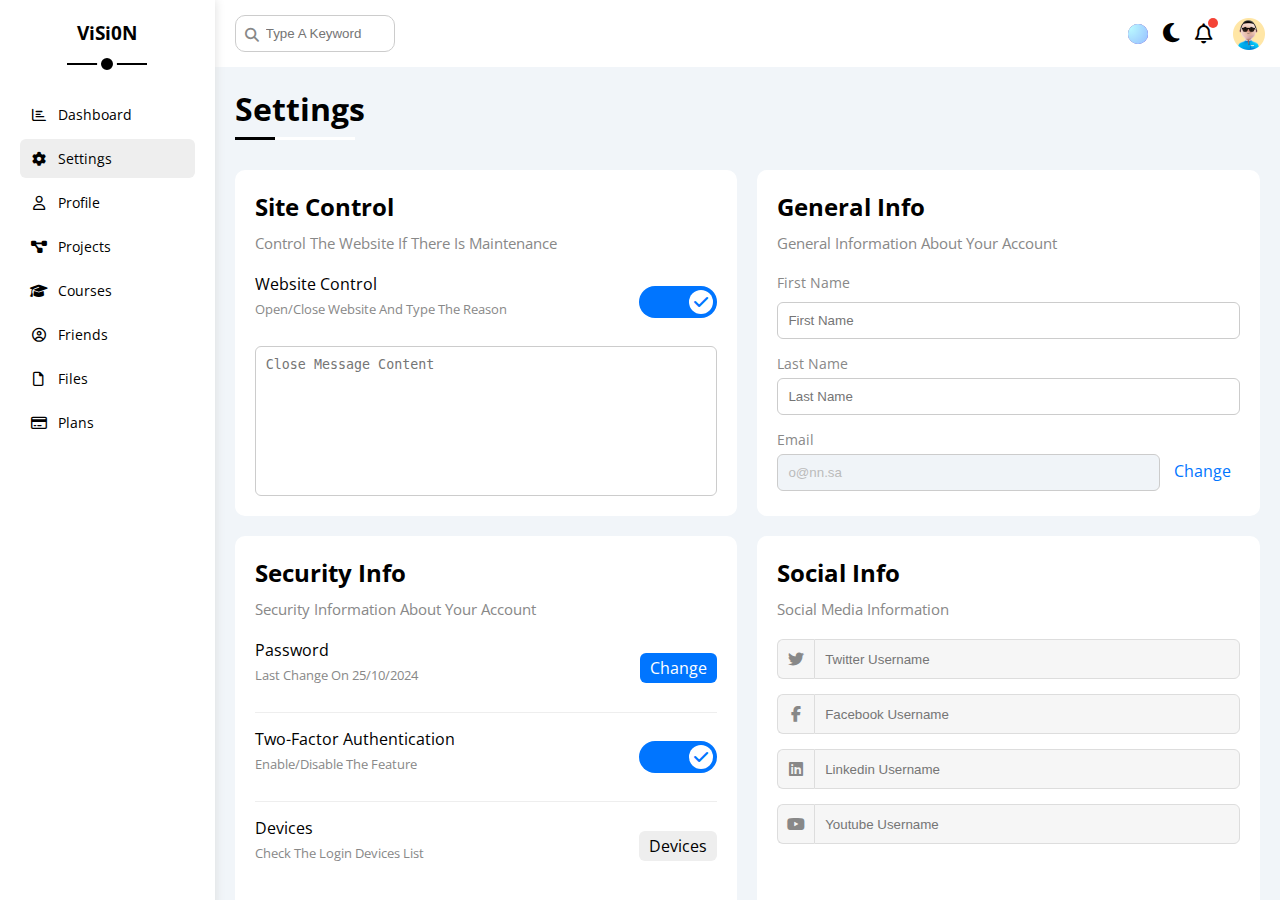
<file: settings.html>
<!DOCTYPE html>
<html lang="en">
  <head>
    <meta charset="UTF-8" />
    <meta http-equiv="X-UA-Compatible" content="IE=edge" />
    <meta name="viewport" content="width=device-width, initial-scale=1.0" />
    <!-- Description Meta -->
    <meta
      name="description"
      content="Fourth template created by Pola Bahaa (ViSi0N)"
    />
    <title>Settings</title>
    <link rel="stylesheet" href="css/all.min.css" />
    <link rel="stylesheet" href="css/framework.css" />
    <link rel="stylesheet" href="css/master.css" />
    <link rel="preconnect" href="https://fonts.googleapis.com" />
    <link rel="preconnect" href="https://fonts.gstatic.com" crossorigin />
    <link
      href="https://fonts.googleapis.com/css2?family=Open+Sans:wght@300;500&display=swap"
      rel="stylesheet"
    />
  </head>
  <body>
    <!-- Inputs For Color Themes Buttons -->
    <input id="theme-1" type="radio" name="only-one" />
    <input id="theme-2" type="radio" name="only-one" />
    <input id="theme-3" type="radio" name="only-one" />
    <input id="theme-4" type="radio" name="only-one" />
    <input id="theme-5" type="radio" name="only-one" />
    <input id="color-mode" type="checkbox" name="color-mode" />
    <!-- Start Color Theme Wrapper -->
    <div class="theme-wrapper">
      <!-- Start Scroll Bar Wrapper -->
      <div class="scroll-bar">
        <div class="page d-flex">
          <div class="sidebar bg-white p-20 p-relative">
            <h3 class="p-relative txt-c mt-0">ViSi0N</h3>
            <ul>
              <li>
                <a
                  class="d-flex align-center fs-14 c-black rad-6 p-10"
                  href="index.html"
                >
                  <i class="fa-regular fa-chart-bar fa-fw"></i>
                  <span class="fs-14 hide-mobile">Dashboard</span>
                </a>
              </li>
              <li>
                <a
                  class="active d-flex align-center fs-14 c-black rad-6 p-10"
                  href="settings.html"
                >
                  <i class="fa-solid fa-gear fa-fw"></i>
                  <span class="fs-14 hide-mobile">Settings</span>
                </a>
              </li>
              <li>
                <a
                  class="d-flex align-center fs-14 c-black rad-6 p-10"
                  href="profile.html"
                >
                  <i class="fa-regular fa-user fa-fw"></i>
                  <span class="fs-14 hide-mobile">Profile</span>
                </a>
              </li>
              <li>
                <a
                  class="d-flex align-center fs-14 c-black rad-6 p-10"
                  href="projects.html"
                >
                  <i class="fa-solid fa-diagram-project fa-fw"></i>
                  <span class="fs-14 hide-mobile">Projects</span>
                </a>
              </li>
              <li>
                <a
                  class="d-flex align-center fs-14 c-black rad-6 p-10"
                  href="courses.html"
                >
                  <i class="fa-solid fa-graduation-cap fa-fw"></i>
                  <span class="fs-14 hide-mobile">Courses</span>
                </a>
              </li>
              <li>
                <a
                  class="d-flex align-center fs-14 c-black rad-6 p-10"
                  href="friends.html"
                >
                  <i class="fa-regular fa-circle-user fa-fw"></i>
                  <span class="fs-14 hide-mobile">Friends</span>
                </a>
              </li>
              <li>
                <a
                  class="d-flex align-center fs-14 c-black rad-6 p-10"
                  href="files.html"
                >
                  <i class="fa-regular fa-file fa-fw"></i>
                  <span class="fs-14 hide-mobile">Files</span>
                </a>
              </li>
              <li>
                <a
                  class="d-flex align-center fs-14 c-black rad-6 p-10"
                  href="plans.html"
                >
                  <i class="fa-regular fa-credit-card fa-fw"></i>
                  <span class="fs-14 hide-mobile">Plans</span>
                </a>
              </li>
            </ul>
          </div>
          <div class="content w-full flow-hidden">
            <!-- Start Head -->
            <div class="head bg-white p-15 between-flex">
              <div class="search p-relative">
                <input
                  class="p-10 rad-10 border-ccc"
                  type="search"
                  placeholder="Type A Keyword"
                />
              </div>
              <div class="icons d-flex align-center">
                <div class="theme-menu">
                  <!-- Labels For Color Themes Buttons -->
                  <label class="theme theme-1" for="theme-1"></label>
                  <label class="theme theme-2" for="theme-2"></label>
                  <label class="theme theme-3" for="theme-3"></label>
                  <label class="theme theme-4" for="theme-4"></label>
                  <label class="theme theme-5" for="theme-5"></label>
                </div>
                <label class="color-mode" for="color-mode"></label>
                <span class="notification p-relative">
                  <i class="fa-regular fa-bell fa-lg"></i>
                </span>
                <img src="imgs/avatar.png" alt="" />
              </div>
            </div>
            <!-- End Head -->
            <h1 class="p-relative">Settings</h1>
            <div class="settings-page m-20 d-grid gap-20">
              <!-- Start Settings Box -->
              <div class="p-20 bg-white rad-10">
                <h2 class="mt-0 mb-10">Site Control</h2>
                <p class="mt-0 mb-20 c-grey fs-15">
                  Control The Website If There Is Maintenance
                </p>
                <div class="mb-15 between-flex">
                  <div>
                    <span>Website Control</span>
                    <p class="c-grey mt-5 mb-0 fs-13">
                      Open/Close Website And Type The Reason
                    </p>
                  </div>
                  <div>
                    <label>
                      <input class="toggle-checkbox" type="checkbox" checked />
                      <div class="toggle-switch"></div>
                    </label>
                  </div>
                </div>
                <textarea
                  class="close-message p-10 rad-6 d-block w-full"
                  placeholder="Close Message Content"
                ></textarea>
              </div>
              <!-- End Settings Box -->
              <!-- Start Settings Box -->
              <div class="p-20 bg-white rad-10">
                <h2 class="mt-0 mb-10">General Info</h2>
                <p class="mt-0 mb-20 c-grey fs-15">
                  General Information About Your Account
                </p>
                <div class="mb-15">
                  <label class="fs-14 c-grey d-block mb-10" for="first"
                    >First Name</label
                  >
                  <input
                    class="b-none border-ccc p-10 rad-6 d-block w-full"
                    type="text"
                    id="first"
                    placeholder="First Name"
                  />
                </div>
                <div class="mb-15">
                  <label class="fs-14 c-grey d-block mb-5" for="last"
                    >Last Name</label
                  >
                  <input
                    class="b-none border-ccc p-10 rad-6 d-block w-full"
                    id="last"
                    type="text"
                    placeholder="Last Name"
                  />
                </div>
                <div>
                  <label class="fs-14 c-grey d-block mb-5" for="email"
                    >Email</label
                  >
                  <input
                    class="email b-none border-ccc p-10 rad-6 w-full mr-10"
                    id="email"
                    type="email"
                    value="o@nn.sa"
                    disabled
                  />
                  <a class="c-blue" href="#">Change</a>
                </div>
              </div>
              <!-- End Settings Box -->
              <!-- Start Settings Box -->
              <div class="p-20 bg-white rad-10">
                <h2 class="mt-0 mb-10">Security Info</h2>
                <p class="mt-0 mb-20 c-grey fs-15">
                  Security Information About Your Account
                </p>
                <div class="sec-box mb-15 between-flex">
                  <div>
                    <span>Password</span>
                    <p class="c-grey mt-5 mb-0 fs-13">
                      Last Change On 25/10/2024
                    </p>
                  </div>
                  <a class="button bg-blue c-white btn-shape" href="#"
                    >Change</a
                  >
                </div>
                <div class="sec-box mb-15 between-flex">
                  <div>
                    <span>Two-Factor Authentication</span>
                    <p class="c-grey mt-5 mb-0 fs-13">
                      Enable/Disable The Feature
                    </p>
                  </div>
                  <label>
                    <input class="toggle-checkbox" type="checkbox" checked />
                    <div class="toggle-switch"></div>
                  </label>
                </div>
                <div class="sec-box between-flex">
                  <div>
                    <span>Devices</span>
                    <p class="c-grey mt-5 mb-0 fs-13">
                      Check The Login Devices List
                    </p>
                  </div>
                  <a class="bg-eee c-black btn-shape" href="#">Devices</a>
                </div>
              </div>
              <!-- End Settings Box -->
              <!-- Start Settings Box -->
              <div class="social-boxes p-20 bg-white rad-10">
                <h2 class="mt-0 mb-10">Social Info</h2>
                <p class="mt-0 mb-20 c-grey fs-15">Social Media Information</p>
                <div class="d-flex align-center mb-15">
                  <i class="fa-brands fa-twitter center-flex c-grey"></i>
                  <input
                    class="w-full"
                    type="text"
                    placeholder="Twitter Username"
                  />
                </div>
                <div class="d-flex align-center mb-15">
                  <i class="fa-brands fa-facebook-f center-flex c-grey"></i>
                  <input
                    class="w-full"
                    type="text"
                    placeholder="Facebook Username"
                  />
                </div>
                <div class="d-flex align-center mb-15">
                  <i class="fa-brands fa-linkedin center-flex c-grey"></i>
                  <input
                    class="w-full"
                    type="text"
                    placeholder="Linkedin Username"
                  />
                </div>
                <div class="d-flex align-center">
                  <i class="fa-brands fa-youtube center-flex c-grey"></i>
                  <input
                    class="w-full"
                    type="text"
                    placeholder="Youtube Username"
                  />
                </div>
              </div>
              <!-- End Settings Box -->
              <!-- Start Settings Box -->
              <div class="widgets-control p-20 bg-white rad-10">
                <h2 class="mt-0 mb-10">Widgets Control</h2>
                <p class="mt-0 mb-20 c-grey fs-15">Show/Hide Widgets</p>
                <div class="control d-flex align-center mb-15">
                  <input type="checkbox" id="one" checked />
                  <label for="one">Quick Draft</label>
                </div>
                <div class="control d-flex align-center mb-15">
                  <input type="checkbox" id="two" checked />
                  <label for="two">Yearly Targets</label>
                </div>
                <div class="control d-flex align-center mb-15">
                  <input type="checkbox" id="three" checked />
                  <label for="three">Tickets Statistics</label>
                </div>
                <div class="control d-flex align-center mb-15">
                  <input type="checkbox" id="four" checked />
                  <label for="four">Latest News</label>
                </div>
                <div class="control d-flex align-center mb-15">
                  <input type="checkbox" id="five" />
                  <label for="five">Latest Tasks</label>
                </div>
                <div class="control d-flex align-center mb-15">
                  <input type="checkbox" id="six" checked />
                  <label for="six">Top Search Items</label>
                </div>
              </div>
              <!-- End Settings Box -->
              <!-- Start Settings Box -->
              <div class="backup-control p-20 bg-white rad-10">
                <h2 class="mt-0 mb-10">Backup Manager</h2>
                <p class="mt-0 mb-20 c-grey fs-15">
                  Control Backup Time And Location
                </p>
                <div class="date d-flex align-center mb-15">
                  <input type="radio" name="time" id="daily" checked />
                  <label for="daily">Daily</label>
                </div>
                <div class="date d-flex align-center mb-15">
                  <input type="radio" name="time" id="weekly" />
                  <label for="weekly">Weekly</label>
                </div>
                <div class="date d-flex align-center mb-15">
                  <input type="radio" name="time" id="monthly" />
                  <label for="monthly">Monthly</label>
                </div>
                <div class="servers d-flex align-center txt-c">
                  <input type="radio" name="servers" id="server-one" />
                  <div class="server mb-15 rad-10 w-full">
                    <label class="d-block m-15" for="server-one">
                      <i class="fa-solid fa-server d-block mb-10"></i>
                      Megaman
                    </label>
                  </div>
                  <input type="radio" name="servers" id="server-two" checked />
                  <div class="server mb-15 rad-10 w-full">
                    <label class="d-block m-15" for="server-two">
                      <i class="fa-solid fa-server d-block mb-10"></i>
                      Zero
                    </label>
                  </div>
                  <input type="radio" name="servers" id="server-three" />
                  <div class="server mb-15 rad-10 w-full">
                    <label class="d-block m-15" for="server-three">
                      <i class="fa-solid fa-server d-block mb-10"></i>
                      Sigma
                    </label>
                  </div>
                </div>
              </div>
              <!-- End Settings Box -->
            </div>
          </div>
        </div>
      </div>
      <!-- End Scroll Bar Wrapper -->
    </div>
    <!-- End Color Theme Wrapper -->
  </body>
</html>
</file>
<file: css/framework.css>
:root {
  --blue: #0075ff;
  --blueAlt: #0d69d5;
  --orange: #f59e0b;
  --green: #22c55e;
  --red: #f44336;
  --grey: #888;
  --neutral-ccc: #ccc;
  --neutral-ddd: #ddd;
  --neutral-eee: #eee;
  --white: white;
  --black: black;
}

/* Start Box */
.d-flex {
  display: flex;
}
.f-wrap {
  flex-wrap: wrap;
}
.align-center {
  align-items: center;
}
.space-between {
  justify-content: space-between;
}
.d-grid {
  display: grid;
}
.gap-20 {
  gap: 20px;
}
.d-block {
  display: block;
}
@media (max-width: 767px) {
  .block-mobile {
    display: block;
  }
  .hide-mobile {
    display: none;
  }
}
/* End Box */
/* Start Padding + Margin */
.p-10 {
  padding: 10px;
}
.p-15 {
  padding: 15px;
}
.p-20 {
  padding: 20px;
}
.pt-10 {
  padding-top: 10px;
}
.pt-15 {
  padding-top: 15px;
}
.pt-20 {
  padding-top: 20px;
}
.pb-10 {
  padding-bottom: 10px;
}
.pb-15 {
  padding-bottom: 15px;
}
.pb-20 {
  padding-bottom: 20px;
}
.pl-15 {
  padding-left: 15px;
}
.m-0 {
  margin: 0;
}
.m-15 {
  margin: 15px;
}
.m-20 {
  margin: 20px;
}
.mt-0 {
  margin-top: 0;
}
.mt-5 {
  margin-top: 5px;
}
.mt-10 {
  margin-top: 10px;
}
.mt-15 {
  margin-top: 15px;
}
.mt-20 {
  margin-top: 20px;
}
.mt-25 {
  margin-top: 25px;
}
.mr-10 {
  margin-right: 10px;
}
.mr-15 {
  margin-right: 15px;
}
.mb-5 {
  margin-bottom: 5px;
}
.mb-10 {
  margin-bottom: 10px;
}
.mb-15 {
  margin-bottom: 15px;
}
.mb-20 {
  margin-bottom: 20px;
}
.mb-25 {
  margin-bottom: 25px;
}
/* End Padding + Margin */
/* Start Color */
.c-black {
  color: var(--black);
}
.c-white {
  color: var(--white);
}
.c-grey {
  color: var(--grey);
}
.c-red {
  color: var(--red);
}
.c-green {
  color: var(--green);
}
.c-blue {
  color: var(--blue);
}
.c-orange {
  color: var(--orange);
}
.bg-red {
  background-color: var(--red);
}
.bg-green {
  background-color: var(--green);
}
.bg-blue {
  background-color: var(--blue);
}
.bg-orange {
  background-color: var(--orange);
}
.bg-white {
  background-color: var(--white);
}
.bg-eee {
  background-color: var(--neutral-eee);
}
/* End Color */
/* Start Position */
.p-relative {
  position: relative;
}
.p-absolute {
  position: absolute;
}
.flow-hidden {
  overflow: hidden;
}
/* End Position */
/* Start Font */
.txt-c {
  text-align: center;
}
.fs-13 {
  font-size: 13px;
}
.fs-14 {
  font-size: 14px;
}
.fs-15 {
  font-size: 15px;
}
.fs-25 {
  font-size: 25px;
}
.fw-bold {
  font-weight: bold;
}
@media (max-width: 767px) {
  .txt-c-mobile {
    text-align: center;
  }
}
/* End Font */
/* Start Border */
.rad-6 {
  border-radius: 6px;
}
.rad-10 {
  border-radius: 10px;
}
.rad-half {
  border-radius: 50%;
}
.b-none {
  border: none;
}
.border-ccc {
  border: 1px solid var(--neutral-ccc);
}
.border-eee {
  border: 1px solid var(--neutral-eee);
}

/* End Border */
/* Start Width + Height */
.w-full {
  width: 100%;
}
.w-100 {
  width: 100px;
}
.w-fit {
  width: fit-content;
}
.h-full {
  height: 100%;
}
.h-100 {
  height: 100px;
}
/* End Width + Height */
/* Start Components */
.center-flex {
  display: flex;
  align-items: center;
  justify-content: center;
}
.between-flex {
  display: flex;
  align-items: center;
  justify-content: space-between;
}
.btn-shape {
  padding: 4px 10px;
  border-radius: 6px;
}
/* End Components */
</file>
<file: css/master.css>
:root {
  --blue: #0075ff;
  --blueAlt: #0d69d5;
  --orange: #f59e0b;
  --green: #22c55e;
  --red: #f44336;
  --grey: #888;
  --neutral-ccc: #ccc;
  --neutral-ddd: #ddd;
  --neutral-eee: #eee;
  --white: white;
  --black: black;
  --fa-family: "Font Awesome 6 Free";
  --mainTransition: 0.3s;
}

* {
  box-sizing: border-box;
  -webkit-box-sizing: border-box;
  -moz-box-sizing: border-box;
}

*,
*::before,
*::after {
  transition: var(--mainTransition);
  -webkit-transition: var(--mainTransition);
  -moz-transition: var(--mainTransition);
  -ms-transition: var(--mainTransition);
  -o-transition: var(--mainTransition);
}

body {
  font-family: "Open Sans", sans-serif;
  margin: 0;
}

*:focus {
  outline: none;
}

a {
  text-decoration: none;
}

ul {
  list-style: none;
  padding: 0;
}

::-webkit-scrollbar {
  width: 8px;
}

::-webkit-scrollbar-thumb {
  background-color: var(--blue);
  border-radius: 6px;
  -webkit-border-radius: 6px;
  -moz-border-radius: 6px;
  -ms-border-radius: 6px;
  -o-border-radius: 6px;
}

.page {
  background-color: #f1f5f9;
  min-height: 100vh;
}

/* Start Sidebar */
.sidebar {
  width: 250px;
  box-shadow: 0 0 10px var(--neutral-ddd);
}

.sidebar > h3 {
  margin-bottom: 50px;
}

@media (min-width: 768px) {
  .sidebar > h3::before,
  .sidebar > h3::after {
    content: "";
    background-color: var(--black);
    position: absolute;
    left: 50%;
    transform: translateX(-50%);
    -webkit-transform: translateX(-50%);
    -moz-transform: translateX(-50%);
    -ms-transform: translateX(-50%);
    -o-transform: translateX(-50%);
  }

  .sidebar > h3::before {
    width: 80px;
    height: 2px;
    bottom: -20px;
  }

  .sidebar > h3::after {
    width: 12px;
    height: 12px;
    bottom: -29px;
    border: 4px solid var(--white);
    border-radius: 50%;
    -webkit-border-radius: 50%;
    -moz-border-radius: 50%;
    -ms-border-radius: 50%;
    -o-border-radius: 50%;
  }
}

.sidebar ul li a {
  margin-bottom: 5px;
}

.sidebar ul li a:hover,
.sidebar ul li a.active {
  background-color: #f6f6f6;
}

.sidebar ul li a span {
  margin-left: 10px;
}

@media (max-width: 767px) {
  .sidebar {
    width: 58px;
    padding: 10px;
  }

  .sidebar > h3 {
    font-size: 13px;
    margin-bottom: 15px;
  }
}
/* End Sidebar */

/* Start Content */
.head .search::before {
  font-family: var(--fa-family);
  content: "\f002";
  font-weight: 900;
  font-size: 14px;
  color: var(--grey);
  position: absolute;
  left: 15px;
  top: 50%;
  transform: translateY(-50%);
  -webkit-transform: translateY(-50%);
  -moz-transform: translateY(-50%);
  -ms-transform: translateY(-50%);
  -o-transform: translateY(-50%);
}

.head .search input {
  width: 160px;
  margin-left: 5px;
  padding-left: 30px;
  transition: width var(--mainTransition);
  -webkit-transition: width var(--mainTransition);
  -moz-transition: width var(--mainTransition);
  -ms-transition: width var(--mainTransition);
  -o-transition: width var(--mainTransition);
}

.head .search input:focus {
  width: 200px;
}

@media (max-width: 420px) {
  .head .search input {
    width: 0;
  }

  .head .search::before {
    left: 18px;
  }

  .head .search input:focus {
    width: 150px;
  }
}

.head .search input:focus::-webkit-input-placeholder {
  opacity: 0;
}

.head .search input:focus::-moz-placeholder {
  opacity: 0;
}

.head .search input:focus:-ms-input-placeholder {
  opacity: 0;
}

.head .search input:focus::-ms-input-placeholder {
  opacity: 0;
}

.head .search input:focus::placeholder {
  opacity: 0;
}

.head .icons .notification {
  margin-left: 15px;
}

.head .icons .notification::before {
  content: "";
  background-color: var(--red);
  width: 10px;
  height: 10px;
  position: absolute;
  top: -5px;
  right: -5px;
  border-radius: 50%;
  -webkit-border-radius: 50%;
  -moz-border-radius: 50%;
  -ms-border-radius: 50%;
  -o-border-radius: 50%;
}

.head .icons img {
  width: 32px;
  height: 32px;
  margin-left: 20px;
}

.page h1 {
  margin: 20px 20px 40px;
}

.page h1::before,
.page h1::after {
  content: "";
  height: 3px;
  position: absolute;
  bottom: -10px;
  left: 0;
}

.page h1::before {
  background-color: var(--white);
  width: 120px;
}

.page h1::after {
  background-color: var(--black);
  width: 40px;
}

.wrapper {
  grid-template-columns: repeat(auto-fill, minmax(450px, 1fr));
  margin-left: 20px;
  margin-right: 20px;
  margin-bottom: 20px;
}

@media (max-width: 767px) {
  .wrapper {
    grid-template-columns: minmax(200px, 1fr);
    margin-left: 10px;
    margin-right: 10px;
  }
}
/* End Content */

/* Start Welcome Widget */
.welcome .intro img {
  width: 200px;
  margin-bottom: -10px;
}

.welcome .avatar {
  width: 64px;
  height: 64px;
  margin-top: -32px;
  margin-left: 20px;
  padding: 2px;
  box-shadow: 0 0 5px var(--neutral-ddd);
  border: 2px solid var(--white);
  border-radius: 50%;
  -webkit-border-radius: 50%;
  -moz-border-radius: 50%;
  -ms-border-radius: 50%;
  -o-border-radius: 50%;
}

.welcome .body {
  border-top: 1px solid var(--neutral-eee);
  border-bottom: 1px solid var(--neutral-eee);
}

.welcome .body > div {
  flex: 1;
}

.welcome .visit {
  margin: 0 15px 15px auto;
}

.welcome .visit:hover {
  background-color: var(--blueAlt);
}

@media (max-width: 767px) {
  .welcome .intro {
    padding-bottom: 30px;
  }

  .welcome .avatar {
    margin-left: 0;
  }

  .welcome .body > div:not(:last-child) {
    margin-bottom: 20px;
  }
}
/* Start Welcome Widget */

/* Start Quick Draft Widget */
.quick-draft textarea {
  resize: none;
  min-height: 180px;
}

.quick-draft .save {
  margin-left: auto;
  cursor: pointer;
}

.quick-draft .save:hover {
  background-color: var(--blueAlt);
}
/* End Quick Draft Widget */

/* Start Targets Widget */
.targets .target-row .icon {
  width: 80px;
  height: 80px;
  margin-right: 15px;
}

.targets .details {
  flex: 1;
}

.targets .details .progress {
  height: 4px;
}

.targets .details .progress > span {
  height: 100%;
  position: absolute;
  top: 0;
  left: 0;
}

.targets .details .progress > span span {
  position: absolute;
  bottom: 16px;
  right: -16px;
  color: var(--white);
  padding: 2px 5px;
  font-size: 13px;
  border-radius: 6px;
  -webkit-border-radius: 6px;
  -moz-border-radius: 6px;
  -ms-border-radius: 6px;
  -o-border-radius: 6px;
}

.targets .details .progress > span span::after {
  content: "";
  border: 5px solid transparent;
  position: absolute;
  bottom: -10px;
  left: 50%;
  transform: translateX(-50%);
  -webkit-transform: translateX(-50%);
  -moz-transform: translateX(-50%);
  -ms-transform: translateX(-50%);
  -o-transform: translateX(-50%);
}

.targets .details .progress > .blue span::after {
  border-top-color: var(--blue);
}

.targets .details .progress > .orange span::after {
  border-top-color: var(--orange);
}

.targets .details .progress > .green span::after {
  border-top-color: var(--green);
}

.blue .icon,
.blue .progress {
  background-color: rgb(0, 117, 255, 0.2);
}

.orange .icon,
.orange .progress {
  background-color: rgb(245, 158, 11, 0.2);
}

.green .icon,
.green .progress {
  background-color: rgb(34, 197, 94, 0.2);
}
/* End Targets Widget */

/* Start Ticket Widget */
.tickets .box {
  width: calc(50% - 10px);
}

@media (max-width: 767px) {
  .tickets .box {
    width: 100%;
  }
}
/* End Ticket Widget */

/* Start Latest News Widget */
.latest-news .news-row:not(:last-of-type) {
  margin-bottom: 20px;
  padding-bottom: 20px;
  border-bottom: 1px solid var(--neutral-eee);
}

.latest-news .news-row img {
  width: 100px;
  margin-right: 15px;
  border-radius: 6px;
  -webkit-border-radius: 6px;
  -moz-border-radius: 6px;
  -ms-border-radius: 6px;
  -o-border-radius: 6px;
}

.latest-news .info {
  flex-grow: 1;
}

.latest-news .info h3 {
  margin: 0 0 6px;
  font-size: 16px;
}

@media (max-width: 767px) {
  .latest-news .news-row .label {
    margin: 10px auto;
    width: -webkit-fit-content;
    width: -moz-fit-content;
    width: fit-content;
  }
}
/* End Latest News Widget */

/* Start Tasks Widget */
.tasks .task-row:not(:last-of-type) {
  margin-bottom: 15px;
  padding-bottom: 15px;
  border-bottom: 1px solid var(--neutral-eee);
}

.tasks .info {
  flex-grow: 1;
}

.tasks .done {
  opacity: 0.3;
}

.tasks .done h3,
.tasks .done p {
  text-decoration: line-through;
}

.tasks .delete {
  cursor: pointer;
}

.tasks .delete:hover {
  color: var(--red);
}
/* End Tasks Widget */

/* Start Latest Uploads Widget */
.latest-uploads ul li:not(:last-child) {
  border-bottom: 1px solid var(--neutral-eee);
}

.latest-uploads ul li img {
  width: 40px;
  height: 40px;
}
/* End Latest Uploads Widget */

/* Start Last Project Progress Widget */
.last-project ul::before {
  content: "";
  background-color: var(--blue);
  width: 2px;
  height: 100%;
  position: absolute;
  left: 11px;
}

.last-project ul li {
  margin-top: 35px;
}

.last-project ul li::before {
  content: "";
  display: block;
  background-color: var(--white);
  width: 20px;
  height: 20px;
  margin-right: 15px;
  border: 2px solid var(--white);
  outline: 2px solid var(--blue);
  border-radius: 50%;
  -webkit-border-radius: 50%;
  -moz-border-radius: 50%;
  -ms-border-radius: 50%;
  -o-border-radius: 50%;
  z-index: 1;
}

.last-project ul li.done::before {
  background-color: var(--blue);
}

.last-project ul li.current::before {
  animation: change-color 0.8s infinite alternate;
  -webkit-animation: change-color 0.8s infinite alternate;
}

.last-project .launch-icon {
  width: 160px;
  position: absolute;
  bottom: 10px;
  right: 0;
  opacity: 0.1;
}
/* End Last Project Progress Widget */

/* Start Reminders Widget */
.reminders ul li .key {
  width: 15px;
  height: 15px;
}

.reminders ul li > .blue {
  border-left: 2px solid var(--blue);
}

.reminders ul li > .green {
  border-left: 2px solid var(--green);
}

.reminders ul li > .orange {
  border-left: 2px solid var(--orange);
}

.reminders ul li > .red {
  border-left: 2px solid var(--red);
}
/* End Reminders Widget */

/* Start Latest Post Widget */
.latest-post .avatar {
  width: 48px;
  height: 48px;
}

.latest-post .post-content {
  min-height: 140px;
  text-transform: capitalize;
  line-height: 1.8;
  border-top: 1px solid var(--neutral-eee);
  border-bottom: 1px solid var(--neutral-eee);
}
/* End Latest Post Widget */

/* Start Social Media Stats Widget */
.social-media .box {
  padding-left: 70px;
}

.social-media .box i {
  width: 52px;
  position: absolute;
  top: 0;
  left: 0;
}

.social-media .box i:hover {
  transform: rotate(5deg);
  -webkit-transform: rotate(5deg);
  -moz-transform: rotate(5deg);
  -ms-transform: rotate(5deg);
  -o-transform: rotate(5deg);
}

.social-media .box a {
  width: 80px;
  text-align: center;
}

.social-media .twitter {
  background-color: rgb(29 161 242 / 20%);
  color: #1da1f2;
}

.social-media .twitter i,
.social-media .twitter a {
  background-color: #1da1f2;
}

.social-media .facebook {
  background-color: rgb(24 119 242 / 20%);
  color: #1da1f2;
}

.social-media .facebook i,
.social-media .facebook a {
  background-color: #1877f2;
}

.social-media .youtube {
  background-color: rgb(255 0 0 / 20%);
  color: #ff0000;
}

.social-media .youtube i,
.social-media .youtube a {
  background-color: #ff0000;
}

.social-media .linkedin {
  background-color: rgb(0 119 181 / 20%);
  color: #0077b5;
}

.social-media .linkedin i,
.social-media .linkedin a {
  background-color: #0077b5;
}
/* End Social Media Stats Widget */

/* Start Projects Table */
.projects .responsive-table {
  overflow-x: auto;
}

.projects table {
  min-width: 1000px;
  border-spacing: 0;
}

.projects table .label {
  font-size: 13px;
}

.projects thead td {
  background-color: var(--neutral-eee);
  font-weight: bold;
}

.projects table td {
  padding: 15px;
}

.projects tbody td {
  border-bottom: 1px solid var(--neutral-eee);
  border-left: 1px solid var(--neutral-eee);
}

.projects table tbody tr td:last-child {
  border-right: 1px solid var(--neutral-eee);
}

.projects tbody tr:hover td {
  background-color: #faf7f7;
}

.projects table img {
  background-color: var(--white);
  width: 32px;
  height: 32px;
  padding: 2px;
  border-radius: 50%;
  -webkit-border-radius: 50%;
  -moz-border-radius: 50%;
  -ms-border-radius: 50%;
  -o-border-radius: 50%;
}

.projects table img:not(:first-child) {
  margin-left: -15px;
}
/* End Projects Table */

/* Start Settings */
.settings-page {
  grid-template-columns: repeat(auto-fill, minmax(500px, 1fr));
}

@media (max-width: 767px) {
  .settings-page {
    grid-template-columns: minmax(100px, 1fr);
    margin-left: 10px;
    margin-right: 10px;
    gap: 10px;
  }
}

.settings-page .close-message {
  border: 1px solid var(--neutral-ccc);
  resize: none;
  min-height: 150px;
}

.settings-page .email {
  display: inline-flex;
  width: calc(100% - 80px);
}

.settings-page .sec-box {
  padding-bottom: 15px;
}

.settings-page .sec-box:not(:last-of-type) {
  border-bottom: 1px solid var(--neutral-eee);
}

.settings-page .sec-box .button:hover {
  background-color: var(--blueAlt);
}

.settings-page .social-boxes i {
  background-color: #f6f6f6;
  width: 40px;
  height: 40px;
  border: 1px solid var(--neutral-ddd);
  border-right: none;
  border-radius: 6px 0 0 6px;
  -webkit-border-radius: 6px 0 0 6px;
  -moz-border-radius: 6px 0 0 6px;
  -ms-border-radius: 6px 0 0 6px;
  -o-border-radius: 6px 0 0 6px;
}

.settings-page .social-boxes input {
  height: 40px;
  background-color: #f6f6f6;
  border: 1px solid var(--neutral-ddd);
  padding-left: 10px;
  border-radius: 0 6px 6px 0;
  -webkit-border-radius: 0 6px 6px 0;
  -moz-border-radius: 0 6px 6px 0;
  -ms-border-radius: 0 6px 6px 0;
  -o-border-radius: 0 6px 6px 0;
}

.settings-page .social-boxes > div:focus-within i {
  color: var(--black);
}

.widgets-control .control input[type="checkbox"] {
  -webkit-appearance: none;
  -moz-appearance: none;
  appearance: none;
}

.widgets-control .control label {
  padding-left: 30px;
  cursor: pointer;
  position: relative;
}

.widgets-control .control label::before {
  content: "";
  width: 14px;
  height: 14px;
  margin-top: -9px;
  position: absolute;
  left: 0;
  top: 50%;
  border: 2px solid var(--grey);
  border-radius: 4px;
  -webkit-border-radius: 4px;
  -moz-border-radius: 4px;
  -ms-border-radius: 4px;
  -o-border-radius: 4px;
}

.widgets-control .control label:hover::before {
  border-color: var(--blueAlt);
}

.widgets-control .control label::after {
  font-family: var(--fa-family);
  content: "\f00c";
  font-weight: 900;
  background-color: var(--blue);
  color: var(--white);
  width: 18px;
  height: 18px;
  margin-top: -9px;
  font-size: 12px;
  position: absolute;
  left: 0;
  top: 50%;
  display: flex;
  justify-content: center;
  align-items: center;
  border-radius: 4px;
  -webkit-border-radius: 4px;
  -moz-border-radius: 4px;
  -ms-border-radius: 4px;
  -o-border-radius: 4px;
  transform: scale(0) rotate(360deg);
  -webkit-transform: scale(0) rotate(360deg);
  -moz-transform: scale(0) rotate(360deg);
  -ms-transform: scale(0) rotate(360deg);
  -o-transform: scale(0) rotate(360deg);
}

.widgets-control .control input[type="checkbox"]:checked + label::after {
  transform: scale(1);
  -webkit-transform: scale(1);
  -moz-transform: scale(1);
  -ms-transform: scale(1);
  -o-transform: scale(1);
}

.backup-control input[type="radio"] {
  -webkit-appearance: none;
  -moz-appearance: none;
  appearance: none;
}

.backup-control .date label {
  padding-left: 30px;
  cursor: pointer;
  position: relative;
}

.backup-control .date label::before {
  content: "";
  width: 18px;
  height: 18px;
  margin-top: -11px;
  position: absolute;
  top: 50%;
  left: 0;
  border: 2px solid var(--grey);
  border-radius: 50%;
  -webkit-border-radius: 50%;
  -moz-border-radius: 50%;
  -ms-border-radius: 50%;
  -o-border-radius: 50%;
}

.backup-control .date label::after {
  content: "";
  background-color: var(--blue);
  width: 12px;
  height: 12px;
  position: absolute;
  top: 5px;
  left: 5px;
  border-radius: 50%;
  -webkit-border-radius: 50%;
  -moz-border-radius: 50%;
  -ms-border-radius: 50%;
  -o-border-radius: 50%;
  transform: scale(0);
  -webkit-transform: scale(0);
  -moz-transform: scale(0);
  -ms-transform: scale(0);
  -o-transform: scale(0);
}

.backup-control .date input[type="radio"]:checked + label::before {
  border-color: var(--blue);
}

.backup-control .date input[type="radio"]:checked + label::after {
  transform: scale(1);
  -webkit-transform: scale(1);
  -moz-transform: scale(1);
  -ms-transform: scale(1);
  -o-transform: scale(1);
}

.backup-control .servers {
  border-top: 1px solid var(--neutral-eee);
  padding-top: 20px;
}

@media (max-width: 767px) {
  .backup-control .servers {
    flex-wrap: wrap;
  }
}

.backup-control .servers .server {
  border: 2px solid var(--neutral-eee);
  position: relative;
}

.backup-control .servers .server label {
  cursor: pointer;
}

.backup-control .servers input[type="radio"]:checked + .server {
  border-color: var(--blue);
  color: var(--blue);
}

.toggle-checkbox {
  -webkit-appearance: none;
  -moz-appearance: none;
  appearance: none;
  display: none;
}

.toggle-switch {
  background-color: var(--neutral-ccc);
  width: 78px;
  height: 32px;
  position: relative;
  cursor: pointer;
  border-radius: 16px;
  -webkit-border-radius: 16px;
  -moz-border-radius: 16px;
  -ms-border-radius: 16px;
  -o-border-radius: 16px;
}

.toggle-switch::before {
  font-family: var(--fa-family);
  content: "\f00d";
  font-weight: 900;
  background-color: var(--white);
  color: #aaa;
  width: 24px;
  height: 24px;
  position: absolute;
  top: 4px;
  left: 4px;
  display: flex;
  justify-content: center;
  align-items: center;
  border-radius: 50%;
  -webkit-border-radius: 50%;
  -moz-border-radius: 50%;
  -ms-border-radius: 50%;
  -o-border-radius: 50%;
}

.toggle-checkbox:checked + .toggle-switch {
  background-color: var(--blue);
}

.toggle-checkbox:checked + .toggle-switch::before {
  content: "\f00c";
  left: 50px;
  color: var(--blue);
}

.settings-page :disabled {
  cursor: no-drop;
  background-color: #f0f4f8;
  color: #bbb;
}
/* End Settings */

/* Start Profile */
@media (max-width: 767px) {
  .profile-page .overview {
    flex-direction: column;
  }
}

.profile-page .avatar-box {
  width: 300px;
}

@media (min-width: 768px) {
  .profile-page .avatar-box {
    border-right: 1px solid var(--neutral-eee);
  }
}

.profile-page .avatar-box > img {
  width: 120px;
  height: 120px;
}

.profile-page .avatar-box .level {
  width: 70%;
  height: 6px;
  margin: auto;
  overflow: hidden;
}

.profile-page .avatar-box .level span {
  background-color: var(--blue);
  height: 100%;
  position: absolute;
  left: 0;
  top: 0;
  border-radius: 6px;
  -webkit-border-radius: 6px;
  -moz-border-radius: 6px;
  -ms-border-radius: 6px;
  -o-border-radius: 6px;
}

.profile-page .info-box .box {
  flex-wrap: wrap;
  border-bottom: 1px solid var(--neutral-eee);
}

.profile-page .info-box .box:hover {
  background-color: #f9f9f9;
}

.profile-page .info-box .box > div {
  min-width: 250px;
  padding: 10px 0 0;
}

.profile-page .info-box h4 {
  font-weight: normal;
}

.profile-page .info-box .toggle-switch {
  height: 20px;
}

@media (max-width: 767px) {
  .profile-page .info-box .toggle-switch {
    margin: auto;
  }

  .profile-page .info-box .box > div {
    padding: 15px 0 0;
  }
}

.profile-page .info-box .toggle-switch::before {
  width: 12px;
  height: 12px;
  font-size: 8px;
}

.profile-page .info-box .toggle-checkbox:checked + .toggle-switch::before {
  left: 62px;
}

@media (max-width: 767px) {
  .profile-page .other-data {
    flex-direction: column;
  }
}

.profile-page .skills-card {
  flex-grow: 1;
}

.profile-page .skills-card ul li {
  padding: 15px 0;
}

.profile-page .skills-card ul li:not(:last-child) {
  border-bottom: 1px solid var(--neutral-eee);
}

.profile-page .skills-card ul li span {
  display: inline-flex;
  padding: 4px 10px;
  background-color: var(--neutral-eee);
  font-size: 14px;
  border-radius: 6px;
  -webkit-border-radius: 6px;
  -moz-border-radius: 6px;
  -ms-border-radius: 6px;
  -o-border-radius: 6px;
}

.profile-page .skills-card ul li span:not(:last-child) {
  margin-right: 5px;
}

.profile-page .activities {
  flex-grow: 2;
}

.profile-page .activity:not(:last-of-type) {
  border-bottom: 1px solid var(--neutral-eee);
  padding-bottom: 20px;
  margin-bottom: 20px;
}

.profile-page .activity img {
  width: 64px;
  height: 64px;
  margin-right: 10px;
}

@media (min-width: 768px) {
  .profile-page .activity .date {
    margin-left: auto;
    text-align: right;
  }
}

@media (max-width: 767px) {
  .profile-page .activity {
    flex-direction: column;
  }
  .profile-page .activity img {
    margin-right: 0;
    margin-bottom: 15px;
  }
  .profile-page .activity .date {
    margin-top: 15px;
  }
}
/* End Profile */

/* Start Projects */
.projects-page {
  grid-template-columns: repeat(auto-fill, minmax(500px, 1fr));
}

@media (max-width: 767px) {
  .projects-page {
    grid-template-columns: minmax(200px, 1fr);
    margin-left: 10px;
    margin-right: 10px;
    gap: 10px;
  }
}

.projects-page .project .date {
  position: absolute;
  right: 10px;
  top: 10px;
}

.projects-page .project h4 {
  font-weight: normal;
}

.projects-page .project .team {
  position: relative;
  min-height: 80px;
}

.projects-page .project .team a {
  position: absolute;
  left: 0;
  bottom: 0;
}

.projects-page .project .team a:nth-child(2) {
  left: 25px;
}

.projects-page .project .team a:nth-child(3) {
  left: 50px;
}

.projects-page .project .team a:nth-child(4) {
  left: 75px;
}

.projects-page .project .team a:nth-child(5) {
  left: 100px;
}

.projects-page .project .team a:hover {
  z-index: 1000;
}

.projects-page .project .team img {
  width: 40px;
  height: 40px;
  border: 2px solid var(--white);
  border-radius: 50%;
  -webkit-border-radius: 50%;
  -moz-border-radius: 50%;
  -ms-border-radius: 50%;
  -o-border-radius: 50%;
}

.projects-page .project .do {
  justify-content: flex-end;
  border-top: 1px solid var(--neutral-eee);
  padding-top: 15px;
  margin-top: 15px;
}

@media (max-width: 767px) {
  .projects-page .project .do {
    justify-content: left;
    flex-wrap: wrap;
    align-items: flex-start;
  }
}

.projects-page .project .do span {
  padding: 3px 8px;
  margin-left: 5px;
  width: -webkit-fit-content;
  width: -moz-fit-content;
  width: fit-content;
}

@media (max-width: 767px) {
  .projects-page .project .do span:not(:last-child) {
    margin-bottom: 15px;
  }
}

.projects-page .project .info {
  border-top: 1px solid var(--neutral-eee);
  margin-top: 15px;
  padding-top: 15px;
}

@media (max-width: 767px) {
  .projects-page .project .info {
    flex-direction: column;
  }
}

.projects-page .project .prog {
  height: 8px;
  width: 260px;
  position: relative;
  border-radius: 6px;
  -webkit-border-radius: 6px;
  -moz-border-radius: 6px;
  -ms-border-radius: 6px;
  -o-border-radius: 6px;
}

@media (max-width: 767px) {
  .projects-page .project .prog {
    margin-bottom: 15px;
  }
}

.projects-page .project .prog span {
  position: absolute;
  left: 0;
  top: 0;
  height: 100%;
  border-radius: 6px;
  -webkit-border-radius: 6px;
  -moz-border-radius: 6px;
  -ms-border-radius: 6px;
  -o-border-radius: 6px;
}
/* End Projects */

/* Start Courses */
.courses-page {
  grid-template-columns: repeat(auto-fill, minmax(300px, 1fr));
}

@media (max-width: 767px) {
  .courses-page {
    grid-template-columns: minmax(200px, 1fr);
    margin-left: 10px;
    margin-right: 10px;
    gap: 10px;
  }
}

.courses-page .course {
  overflow: hidden;
}

.courses-page .course .cover {
  max-width: 100%;
}

.courses-page .course .instructor {
  position: absolute;
  width: 64px;
  height: 64px;
  top: 20px;
  left: 20px;
  border: 2px solid var(--white);
  border-radius: 50%;
  -webkit-border-radius: 50%;
  -moz-border-radius: 50%;
  -ms-border-radius: 50%;
  -o-border-radius: 50%;
}

.courses-page .course .description {
  line-height: 1.6;
}

.courses-page .course .info {
  border-top: 1px solid var(--neutral-eee);
  font-size: 13px;
}

.courses-page .course .info .title {
  position: absolute;
  top: -13px;
  left: 50%;
  font-size: 13px;
  transform: translateX(-50%);
  -webkit-transform: translateX(-50%);
  -moz-transform: translateX(-50%);
  -ms-transform: translateX(-50%);
  -o-transform: translateX(-50%);
}
/* End Courses */

/* Start Friends */
.friends-page {
  grid-template-columns: repeat(auto-fill, minmax(300px, 1fr));
}

@media (max-width: 767px) {
  .friends-page {
    grid-template-columns: minmax(200px, 1fr);
    margin-left: 10px;
    margin-right: 10px;
    gap: 10px;
  }
}

.friends-page .contact {
  position: absolute;
  left: 10px;
  top: 10px;
}

.friends-page .contact i {
  background-color: var(--neutral-eee);
  padding: 10px;
  color: #666;
  font-size: 13px;
  cursor: pointer;
  border-radius: 50%;
  -webkit-border-radius: 50%;
  -moz-border-radius: 50%;
  -ms-border-radius: 50%;
  -o-border-radius: 50%;
}

.friends-page .contact i:hover {
  background-color: var(--blue);
  color: var(--white);
}

.friends-page .friend .icons {
  border-top: 1px solid var(--neutral-eee);
  border-bottom: 1px solid var(--neutral-eee);
  margin-top: 15px;
  margin-bottom: 15px;
  padding-top: 15px;
  padding-bottom: 15px;
}

.friends-page .friend .icons i {
  margin-right: 5px;
}

.friends-page .friend .icons .vip {
  position: absolute;
  right: 0;
  top: 50%;
  font-size: 40px;
  opacity: 0.2;
  transform: translateY(-50%);
  -webkit-transform: translateY(-50%);
  -moz-transform: translateY(-50%);
  -ms-transform: translateY(-50%);
  -o-transform: translateY(-50%);
}
/* End Friends */

/* Start Files */
.files-page {
  flex-direction: row-reverse;
  align-items: flex-start;
}

@media (max-width: 767px) {
  .files-page {
    flex-direction: column;
    align-items: normal;
  }
}

.files-page .files-stats {
  min-width: 260px;
}

.files-page .files-stats .icon {
  width: 40px;
  height: 40px;
  margin-right: 10px;
}

.files-page .files-stats .size {
  margin-left: auto;
}

.files-page .files-stats .blue {
  background-color: rgb(0 117 255 / 20%);
}

.files-page .files-stats .green {
  background-color: rgb(34 197 94 / 20%);
}

.files-page .files-stats .red {
  background-color: rgb(244 67 54 / 20%);
}

.files-page .files-stats .orange {
  background-color: rgb(245 158 11 / 20%);
}

.files-page .files-stats .upload {
  margin: 15px auto 0;
  padding: 10px 15px;
}

.files-page .files-stats .upload:hover {
  background-color: var(--blueAlt);
}

.files-page .files-stats .upload:hover i {
  animation: go-up 0.8s infinite;
  -webkit-animation: go-up 0.8s infinite;
}

.files-page .files-content {
  flex: 1;
  grid-template-columns: repeat(auto-fill, minmax(200px, 1fr));
}

.files-page .files-content img {
  width: 64px;
  height: 64px;
}

.files-page .files-content .file:hover img {
  transform: rotate(5deg);
  -webkit-transform: rotate(5deg);
  -moz-transform: rotate(5deg);
  -ms-transform: rotate(5deg);
  -o-transform: rotate(5deg);
}

.files-page .files-content .info {
  border-top: 1px solid var(--neutral-eee);
}
/* End Files */

/* Start Plans */
.plans-page {
  grid-template-columns: repeat(auto-fill, minmax(450px, 1fr));
}

@media (max-width: 767px) {
  .plans-page {
    grid-template-columns: minmax(250px, 1fr);
    margin-left: 10px;
    margin-right: 10px;
    gap: 10px;
  }
}

.plans-page .plan .top {
  border: 3px solid var(--white);
  outline: 3px solid transparent;
}

.plans-page .plan.green .top {
  outline-color: var(--green);
}

.plans-page .plan.blue .top {
  outline-color: var(--blue);
}

.plans-page .plan.orange .top {
  outline-color: var(--orange);
}

.plans-page .plan .price {
  position: relative;
  font-size: 40px;
  width: -webkit-fit-content;
  width: -moz-fit-content;
  width: fit-content;
  margin: auto;
}

.plans-page .plan .price span {
  position: absolute;
  left: -20px;
  top: 0;
  font-size: 25px;
}

.plans-page .plan ul li {
  padding: 15px 0;
  display: flex;
  align-items: center;
  font-size: 15px;
  border-bottom: 1px solid var(--neutral-eee);
}

.plans-page .plan ul li .yes {
  color: var(--green);
}

.plans-page .plan ul li i:not(.yes, .help) {
  color: var(--red);
}

.plans-page .plan ul li i:first-child {
  font-size: 18px;
  margin-right: 5px;
}

.plans-page .plan ul li .help {
  color: var(--grey);
  margin-left: auto;
  cursor: pointer;
}
/* End Plans */

/* Start Animation */
@-webkit-keyframes change-color {
  from {
    background-color: var(--blue);
  }

  to {
    background-color: var(--white);
  }
}
@keyframes change-color {
  from {
    background-color: var(--blue);
  }

  to {
    background-color: var(--white);
  }
}

@-webkit-keyframes go-up {
  0%,
  100% {
    transform: translateY(0);
    -webkit-transform: translateY(0);
    -moz-transform: translateY(0);
    -ms-transform: translateY(0);
    -o-transform: translateY(0);
  }

  50% {
    transform: translateY(-5px);
    -webkit-transform: translateY(-5px);
    -moz-transform: translateY(-5px);
    -ms-transform: translateY(-5px);
    -o-transform: translateY(-5px);
  }
}

@keyframes go-up {
  0%,
  100% {
    transform: translateY(0);
    -webkit-transform: translateY(0);
    -moz-transform: translateY(0);
    -ms-transform: translateY(0);
    -o-transform: translateY(0);
  }

  50% {
    transform: translateY(-5px);
    -webkit-transform: translateY(-5px);
    -moz-transform: translateY(-5px);
    -ms-transform: translateY(-5px);
    -o-transform: translateY(-5px);
  }
}
/* End Animation */

/* Start Dark Mode */
#color-mode {
  display: none;
}

.color-mode::after {
  font-family: "Font Awesome 6 Free";
  content: "\f186";
  font-weight: 900;
  font-size: 22px;
  margin-left: 15px;
  cursor: pointer;
}

#color-mode:checked ~ .theme-wrapper .color-mode::after {
  content: "\e0c9";
}

#color-mode:checked ~ .theme-wrapper {
  --blue: #ff8a00;
  --blueAlt: #f2962a;
  --orange: #0a61f4;
  --green: #dd3aa1;
  --red: #0bbcc9;
  filter: invert(0.85);
  -webkit-filter: invert(0.85);
}

#color-mode:checked ~ .theme-wrapper img {
  filter: invert(1) brightness(1.1) contrast(1.1) saturate(1.4);
  -webkit-filter: invert(1) brightness(1.1) contrast(1.1) saturate(1.4);
}

#color-mode:checked ~ .theme-wrapper .page {
  background-color: #f5f5f5;
}

#color-mode:checked ~ .theme-wrapper .sidebar {
  box-shadow: 0 0 10px var(--white);
}

#color-mode:checked ~ .theme-wrapper .blue .icon,
#color-mode:checked ~ .theme-wrapper .blue .progress {
  background-color: rgb(255, 138, 0, 0.2);
}

#color-mode:checked ~ .theme-wrapper .orange .icon,
#color-mode:checked ~ .theme-wrapper .orange .progress {
  background-color: rgb(10, 97, 244, 0.2);
}

#color-mode:checked ~ .theme-wrapper .green .icon,
#color-mode:checked ~ .theme-wrapper .green .progress {
  background-color: rgb(221, 58, 161, 0.2);
}

#color-mode:checked ~ .theme-wrapper .social-media .box {
  filter: invert();
  -webkit-filter: invert();
}

#color-mode:checked ~ .theme-wrapper .social-media .box a {
  color: var(--black);
}

#color-mode:checked ~ .theme-wrapper .files-page .files-stats .blue {
  background-color: rgb(255, 138, 0, 0.2);
}

#color-mode:checked ~ .theme-wrapper .files-page .files-stats .orange {
  background-color: rgb(10, 97, 244, 0.2);
}

#color-mode:checked ~ .theme-wrapper .files-page .files-stats .green {
  background-color: rgb(221, 58, 161, 0.2);
}

#color-mode:checked ~ .theme-wrapper .files-page .files-stats .red {
  background-color: rgb(11, 188, 201, 0.2);
}

.theme-wrapper {
  overflow-y: scroll;
  scroll-behavior: smooth;
}

.scroll-bar {
  height: 100vh;
  position: relative;
}

.theme-wrapper::-webkit-scrollbar-thumb {
  background-color: var(--blue);
}

.theme-wrapper::-webkit-scrollbar-thumb:hover {
  background-color: var(--blueAlt);
}

#color-mode:checked ~ .theme-wrapper::-webkit-scrollbar-track {
  background-color: var(--white);
}

.theme-wrapper::-webkit-scrollbar-thumb:window-inactive {
  background: none;
}
/* End Dark Mode */

/* Start Theme Menu */
#theme-1,
#theme-2,
#theme-3,
#theme-4,
#theme-5 {
  display: none;
}

.theme-menu {
  width: 32px;
  height: 32px;
  padding-left: 10px;
  border-radius: 25px;
  -webkit-border-radius: 25px;
  -moz-border-radius: 25px;
  -ms-border-radius: 25px;
  -o-border-radius: 25px;
  display: flex;
  justify-content: space-between;
  align-items: center;
  position: relative;
  transition: 0.5s;
  -webkit-transition: 0.5s;
  -moz-transition: 0.5s;
  -ms-transition: 0.5s;
  -o-transition: 0.5s;
}

.theme-1,
.theme-2,
.theme-3,
.theme-4,
.theme-5 {
  width: 20px;
  height: 20px;
  border-radius: 50%;
  -webkit-border-radius: 50%;
  -moz-border-radius: 50%;
  -ms-border-radius: 50%;
  -o-border-radius: 50%;
  cursor: pointer;
  position: absolute;
  right: 0;
}

.theme-menu:hover {
  width: 200px;
  box-shadow: var(--neutral-eee) 0px 1px 4px;
}

@media (max-width: 600px) {
  .theme-menu {
    flex-direction: column-reverse;
    background-color: var(--white);
    padding: 0 0 10px;
    position: absolute;
    top: 22px;
    right: 132px;
    z-index: 100;
  }

  .theme-menu:hover {
    height: 200px;
    width: 32px;
  }
}

.theme-menu:hover .theme-1,
.theme-menu:hover .theme-2,
.theme-menu:hover .theme-3,
.theme-menu:hover .theme-4,
.theme-menu:hover .theme-5 {
  position: unset;
}

.theme-1 {
  background-image: linear-gradient(110deg, #91f1aa 25%, #7ef5e9 100%);
}

.theme-2 {
  background-image: radial-gradient(
    circle farthest-corner at 10% 20%,
    #ff6868,
    #ff8a8a 60%,
    #ffa8c2
  );
}

.theme-3 {
  background-image: linear-gradient(110deg, #4ab3fa 10%, #a3b4ff 90%);
}

.theme-4 {
  background-image: linear-gradient(110deg, #bb91f1 25%, #6844e7 100%);
}

.theme-5 {
  background-image: radial-gradient(
    circle farthest-corner at 10% 20%,
    #bafaff 0%,
    #9ac4ff 90%
  );
}

#theme-1:checked ~ .theme-wrapper .theme-menu:hover .theme-1,
#theme-2:checked ~ .theme-wrapper .theme-menu:hover .theme-2,
#theme-3:checked ~ .theme-wrapper .theme-menu:hover .theme-3,
#theme-4:checked ~ .theme-wrapper .theme-menu:hover .theme-4,
#theme-5:checked ~ .theme-wrapper .theme-menu:hover .theme-5 {
  outline: 2px solid var(--black);
  border: 2px solid var(--white);
  width: 30px;
  height: 30px;
}

#theme-1:checked ~ .theme-wrapper .theme-1,
#theme-2:checked ~ .theme-wrapper .theme-2,
#theme-3:checked ~ .theme-wrapper .theme-3,
#theme-4:checked ~ .theme-wrapper .theme-4,
#theme-5:checked ~ .theme-wrapper .theme-5 {
  z-index: 100;
  order: 100;
  outline: 2px solid var(--white);
}

/* Theme 1 */
#theme-1:checked ~ .theme-wrapper {
  --blue: #22c55e;
  --blueAlt: #1da04d;
  --grey: #6d8588;
  --white: #1a1f20;
  --black: white;
  --neutral-ccc: #4d5f61;
  --neutral-ddd: #4d5f61;
  --neutral-eee: #2f3a3b;
  color: white;
}

#theme-1:checked ~ .theme-wrapper .page {
  background-color: #21292b;
}

#theme-1:checked ~ .theme-wrapper textarea,
#theme-1:checked ~ .theme-wrapper input {
  color: white;
  background-color: var(--neutral-eee);
}

#theme-1:checked ~ .theme-wrapper .head .search input {
  border-color: var(--neutral-ccc);
}

#theme-1:checked ~ .theme-wrapper .sidebar ul li a:hover,
.sidebar ul li a.active {
  background-color: var(--neutral-eee);
}

#theme-1:checked ~ .theme-wrapper .projects tbody tr:hover td {
  background-color: var(--neutral-ccc);
}

#theme-1:checked ~ .theme-wrapper .sidebar {
  box-shadow: 0 0 10px var(--white);
}

#theme-1:checked ~ .theme-wrapper .settings-page .social-boxes i {
  background-color: #96b4b8;
}

#theme-1:checked ~ .theme-wrapper .friends-page .contact i {
  color: var(--grey);
}

#theme-1:checked ~ .theme-wrapper .profile-page .info-box .box:hover {
  background-color: var(--neutral-eee);
}

#theme-1:checked ~ .theme-wrapper .friends-page .contact i:hover {
  color: var(--black);
}

#theme-1:checked ~ .theme-wrapper::-webkit-scrollbar-track {
  background-color: var(--white);
}

#theme-1:checked ~ .theme-wrapper::-webkit-scrollbar-thumb {
  background-color: var(--blue);
}

#theme-1:checked ~ .theme-wrapper::-webkit-scrollbar-thumb:hover {
  background-color: var(--blueAlt);
}

/* Theme 2 */
#theme-2:checked ~ .theme-wrapper {
  --blue: #c13d3d;
  --blueAlt: #9d3234;
  --grey: #b0545f;
  --white: #361518;
  --black: white;
  --neutral-ccc: #b0545f;
  --neutral-ddd: #b0545f;
  --neutral-eee: #502126;
  color: white;
}

#theme-2:checked ~ .theme-wrapper .page {
  background-color: #62272d;
}

#theme-2:checked ~ .theme-wrapper textarea,
#theme-2:checked ~ .theme-wrapper input {
  color: white;
  background-color: var(--neutral-eee);
}

#theme-2:checked ~ .theme-wrapper textarea::-webkit-input-placeholder,
#theme-2:checked ~ .theme-wrapper input::-webkit-input-placeholder {
  color: var(--grey);
}

#theme-2:checked ~ .theme-wrapper textarea::-moz-placeholder,
#theme-2:checked ~ .theme-wrapper input::-moz-placeholder {
  color: var(--grey);
}

#theme-2:checked ~ .theme-wrapper textarea:-ms-input-placeholder,
#theme-2:checked ~ .theme-wrapper input:-ms-input-placeholder {
  color: var(--grey);
}

#theme-2:checked ~ .theme-wrapper textarea::-ms-input-placeholder,
#theme-2:checked ~ .theme-wrapper input::-ms-input-placeholder {
  color: var(--grey);
}

#theme-2:checked ~ .theme-wrapper textarea::placeholder,
#theme-2:checked ~ .theme-wrapper input::placeholder {
  color: var(--grey);
}

#theme-2:checked ~ .theme-wrapper .head .search input {
  border-color: var(--neutral-ccc);
}

#theme-2:checked ~ .theme-wrapper .sidebar ul li a:hover,
.sidebar ul li a.active {
  background-color: var(--neutral-eee);
}

#theme-2:checked ~ .theme-wrapper .projects tbody tr:hover td {
  background-color: var(--neutral-ccc);
}

#theme-2:checked ~ .theme-wrapper .sidebar {
  box-shadow: 0 0 10px var(--white);
}

#theme-2:checked ~ .theme-wrapper .settings-page .social-boxes i {
  background-color: #361518;
}

#theme-2:checked ~ .theme-wrapper .friends-page .contact i {
  color: var(--grey);
}

#theme-2:checked ~ .theme-wrapper .profile-page .info-box .box:hover {
  background-color: var(--neutral-eee);
}

#theme-2:checked ~ .theme-wrapper .friends-page .contact i:hover {
  color: var(--black);
}

#theme-2:checked ~ .theme-wrapper::-webkit-scrollbar-track {
  background-color: var(--white);
}

#theme-2:checked ~ .theme-wrapper::-webkit-scrollbar-thumb {
  background-color: var(--blue);
}

#theme-2:checked ~ .theme-wrapper::-webkit-scrollbar-thumb:hover {
  background-color: var(--blueAlt);
}

/* Theme 3 */
#theme-3:checked ~ .theme-wrapper {
  --blue: #16befc;
  --blueAlt: #3f9bc6;
  --grey: #747ada;
  --white: #29286a;
  --black: white;
  --neutral-ccc: #747ada;
  --neutral-ddd: #747ada;
  --neutral-eee: #393b92;
  color: white;
}

#theme-3:checked ~ .theme-wrapper .page {
  background-color: #1c1948;
}

#theme-3:checked ~ .theme-wrapper textarea,
#theme-3:checked ~ .theme-wrapper input {
  color: white;
  background-color: var(--neutral-eee);
}

#theme-3:checked ~ .theme-wrapper textarea::-webkit-input-placeholder,
#theme-3:checked ~ .theme-wrapper input::-webkit-input-placeholder {
  color: var(--grey);
}

#theme-3:checked ~ .theme-wrapper textarea::-moz-placeholder,
#theme-3:checked ~ .theme-wrapper input::-moz-placeholder {
  color: var(--grey);
}

#theme-3:checked ~ .theme-wrapper textarea:-ms-input-placeholder,
#theme-3:checked ~ .theme-wrapper input:-ms-input-placeholder {
  color: var(--grey);
}

#theme-3:checked ~ .theme-wrapper textarea::-ms-input-placeholder,
#theme-3:checked ~ .theme-wrapper input::-ms-input-placeholder {
  color: var(--grey);
}

#theme-3:checked ~ .theme-wrapper textarea::placeholder,
#theme-3:checked ~ .theme-wrapper input::placeholder {
  color: var(--grey);
}

#theme-3:checked ~ .theme-wrapper .head .search input {
  border-color: var(--neutral-ccc);
}

#theme-3:checked ~ .theme-wrapper .sidebar ul li a:hover,
.sidebar ul li a.active {
  background-color: var(--neutral-eee);
}

#theme-3:checked ~ .theme-wrapper .projects tbody tr:hover td {
  background-color: var(--neutral-ccc);
}

#theme-3:checked ~ .theme-wrapper .sidebar {
  box-shadow: 0 0 10px var(--white);
}

#theme-3:checked ~ .theme-wrapper .settings-page .social-boxes i {
  background-color: #29286a;
}

#theme-3:checked ~ .theme-wrapper .friends-page .contact i {
  color: var(--grey);
}

#theme-3:checked ~ .theme-wrapper .profile-page .info-box .box:hover {
  background-color: var(--neutral-eee);
}

#theme-3:checked ~ .theme-wrapper .friends-page .contact i:hover {
  color: var(--black);
}

#theme-3:checked ~ .theme-wrapper::-webkit-scrollbar-track {
  background-color: var(--white);
}

#theme-3:checked ~ .theme-wrapper::-webkit-scrollbar-thumb {
  background-color: var(--blue);
}

#theme-3:checked ~ .theme-wrapper::-webkit-scrollbar-thumb:hover {
  background-color: var(--blueAlt);
}

/* Theme 4 */
#theme-4:checked ~ .theme-wrapper {
  --blue: #f40be9;
  --blueAlt: #9718a0;
  --grey: #a298a8;
  --white: #2f1e4a;
  --black: #cbc3d0;
  --neutral-ccc: #554e6b;
  --neutral-ddd: #554e6b;
  --neutral-eee: #382555;
  color: #cbc3d0;
}

#theme-4:checked ~ .theme-wrapper .page {
  background-color: #291a41;
}

#theme-4:checked ~ .theme-wrapper textarea,
#theme-4:checked ~ .theme-wrapper input {
  color: white;
  background-color: var(--neutral-eee);
}

#theme-4:checked ~ .theme-wrapper textarea::-webkit-input-placeholder,
#theme-4:checked ~ .theme-wrapper input::-webkit-input-placeholder {
  color: var(--grey);
}

#theme-4:checked ~ .theme-wrapper textarea::-moz-placeholder,
#theme-4:checked ~ .theme-wrapper input::-moz-placeholder {
  color: var(--grey);
}

#theme-4:checked ~ .theme-wrapper textarea:-ms-input-placeholder,
#theme-4:checked ~ .theme-wrapper input:-ms-input-placeholder {
  color: var(--grey);
}

#theme-4:checked ~ .theme-wrapper textarea::-ms-input-placeholder,
#theme-4:checked ~ .theme-wrapper input::-ms-input-placeholder {
  color: var(--grey);
}

#theme-4:checked ~ .theme-wrapper textarea::placeholder,
#theme-4:checked ~ .theme-wrapper input::placeholder {
  color: var(--grey);
}

#theme-4:checked ~ .theme-wrapper .head .search input {
  border-color: var(--neutral-ccc);
}

#theme-4:checked ~ .theme-wrapper .sidebar ul li a:hover,
.sidebar ul li a.active {
  background-color: var(--neutral-eee);
}

#theme-4:checked ~ .theme-wrapper .projects tbody tr:hover td {
  background-color: var(--neutral-ccc);
}

#theme-4:checked ~ .theme-wrapper .sidebar {
  box-shadow: 0 0 10px var(--white);
}

#theme-4:checked ~ .theme-wrapper .settings-page .social-boxes i {
  background-color: #382555;
}

#theme-4:checked ~ .theme-wrapper .friends-page .contact i {
  color: var(--grey);
}

#theme-4:checked ~ .theme-wrapper .profile-page .info-box .box:hover {
  background-color: var(--neutral-eee);
}

#theme-4:checked ~ .theme-wrapper .friends-page .contact i:hover {
  color: var(--black);
}

#theme-4:checked ~ .theme-wrapper::-webkit-scrollbar-track {
  background-color: var(--white);
}

#theme-4:checked ~ .theme-wrapper::-webkit-scrollbar-thumb {
  background-color: var(--blue);
}

#theme-4:checked ~ .theme-wrapper::-webkit-scrollbar-thumb:hover {
  background-color: var(--blueAlt);
}

/* Theme 5 is the main theme (White) */

/* End Theme Menu */
</file>
